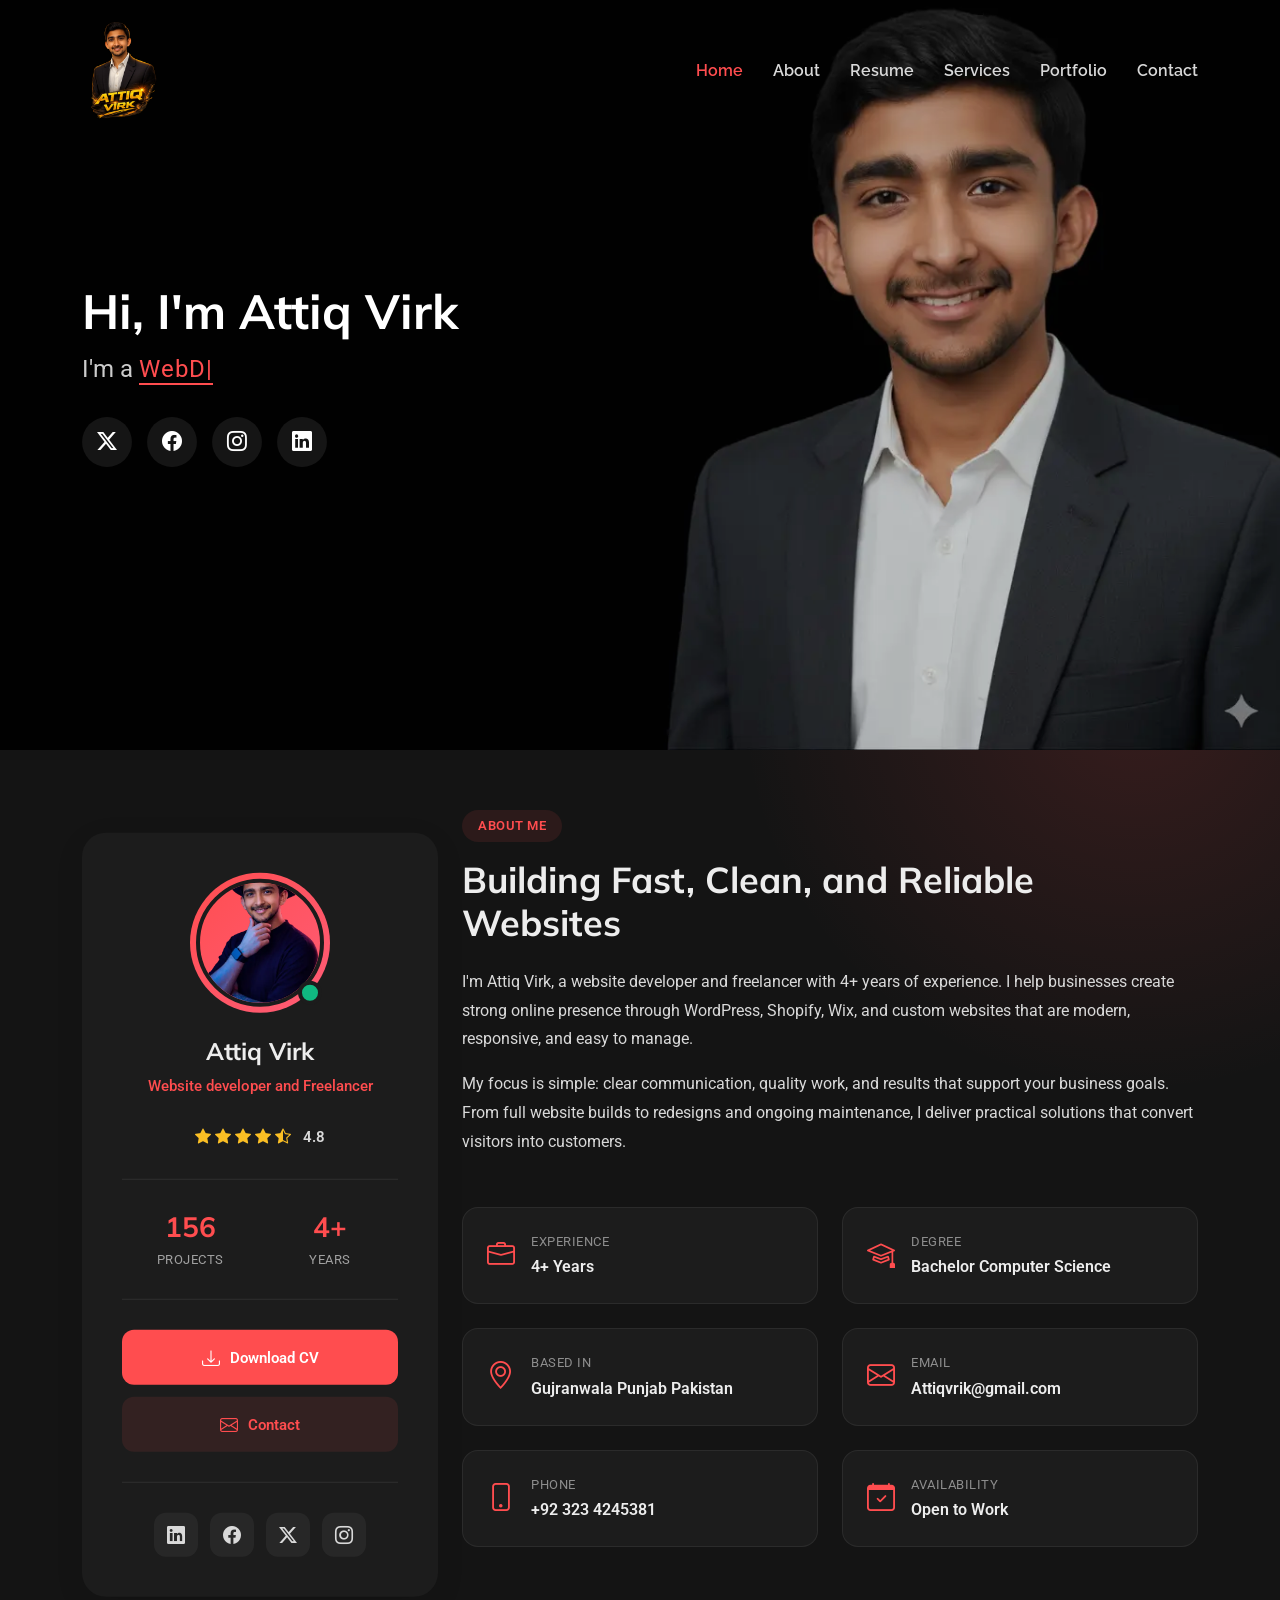
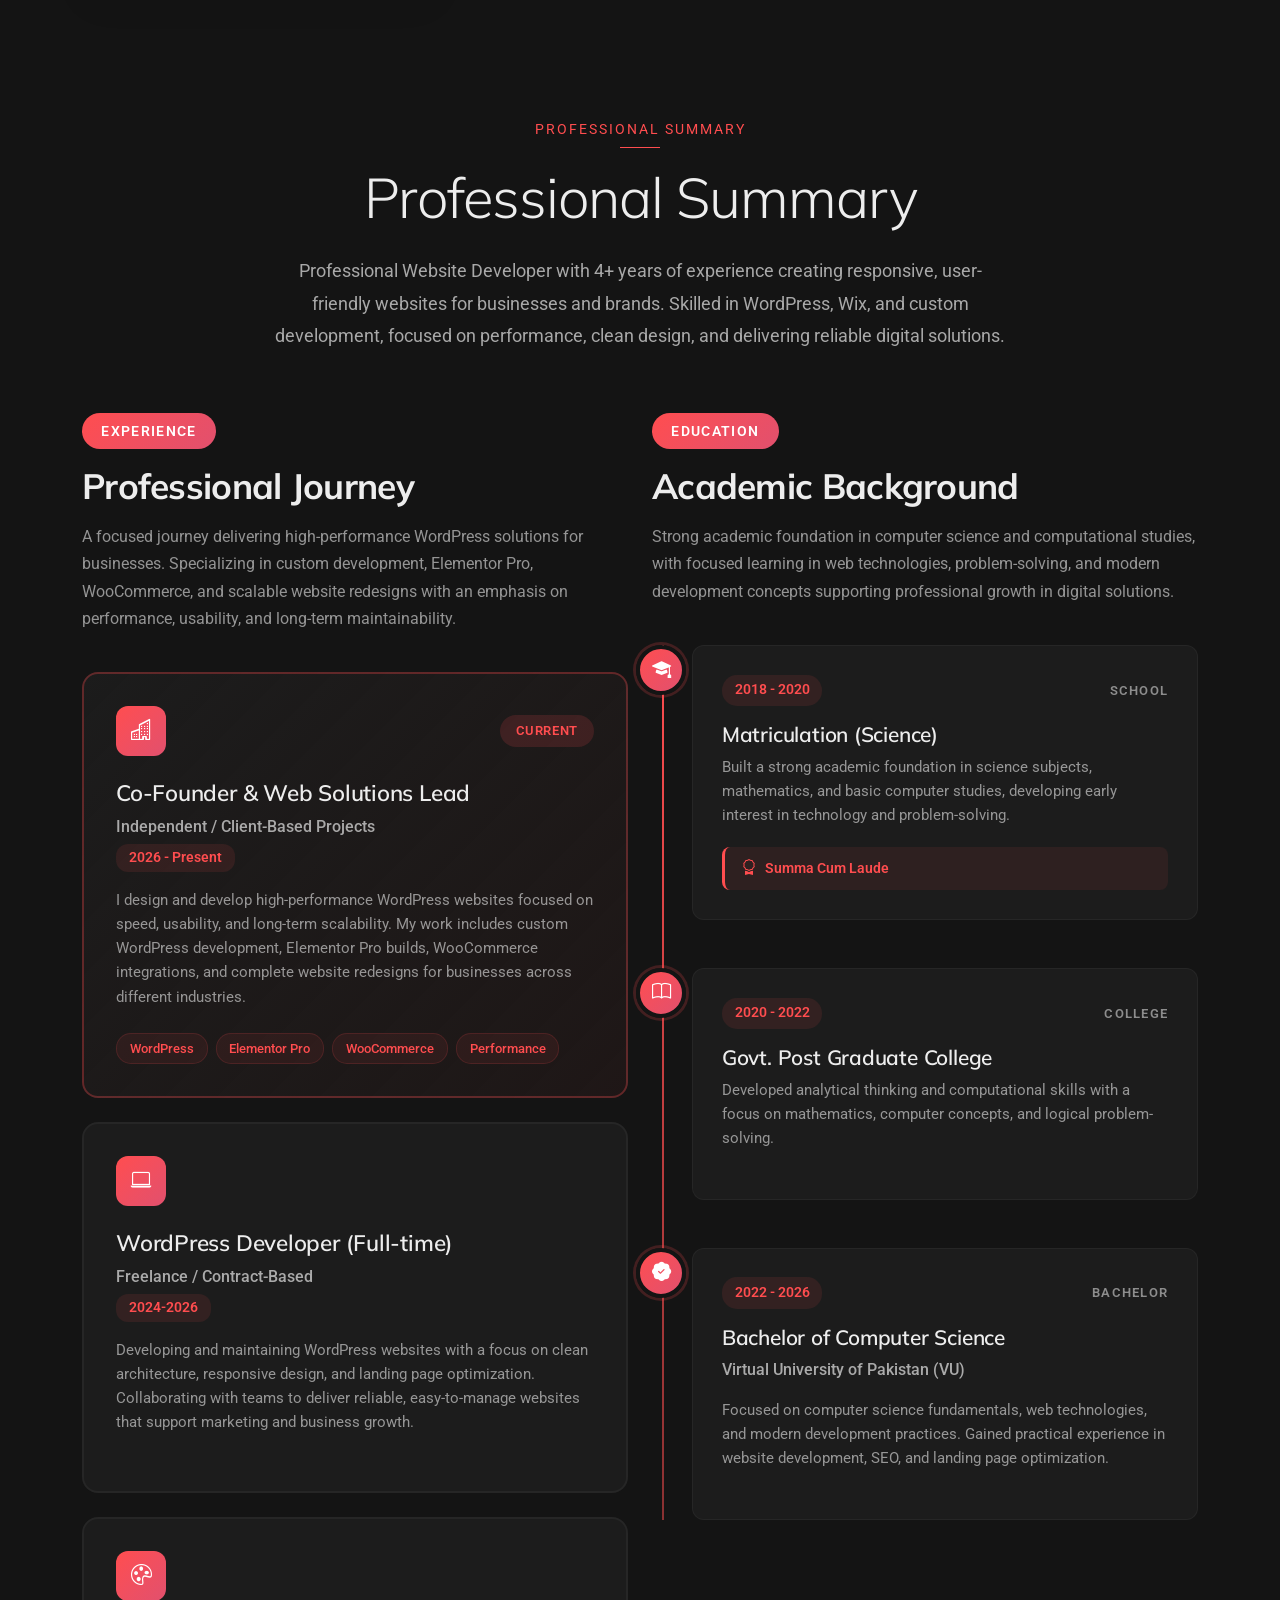
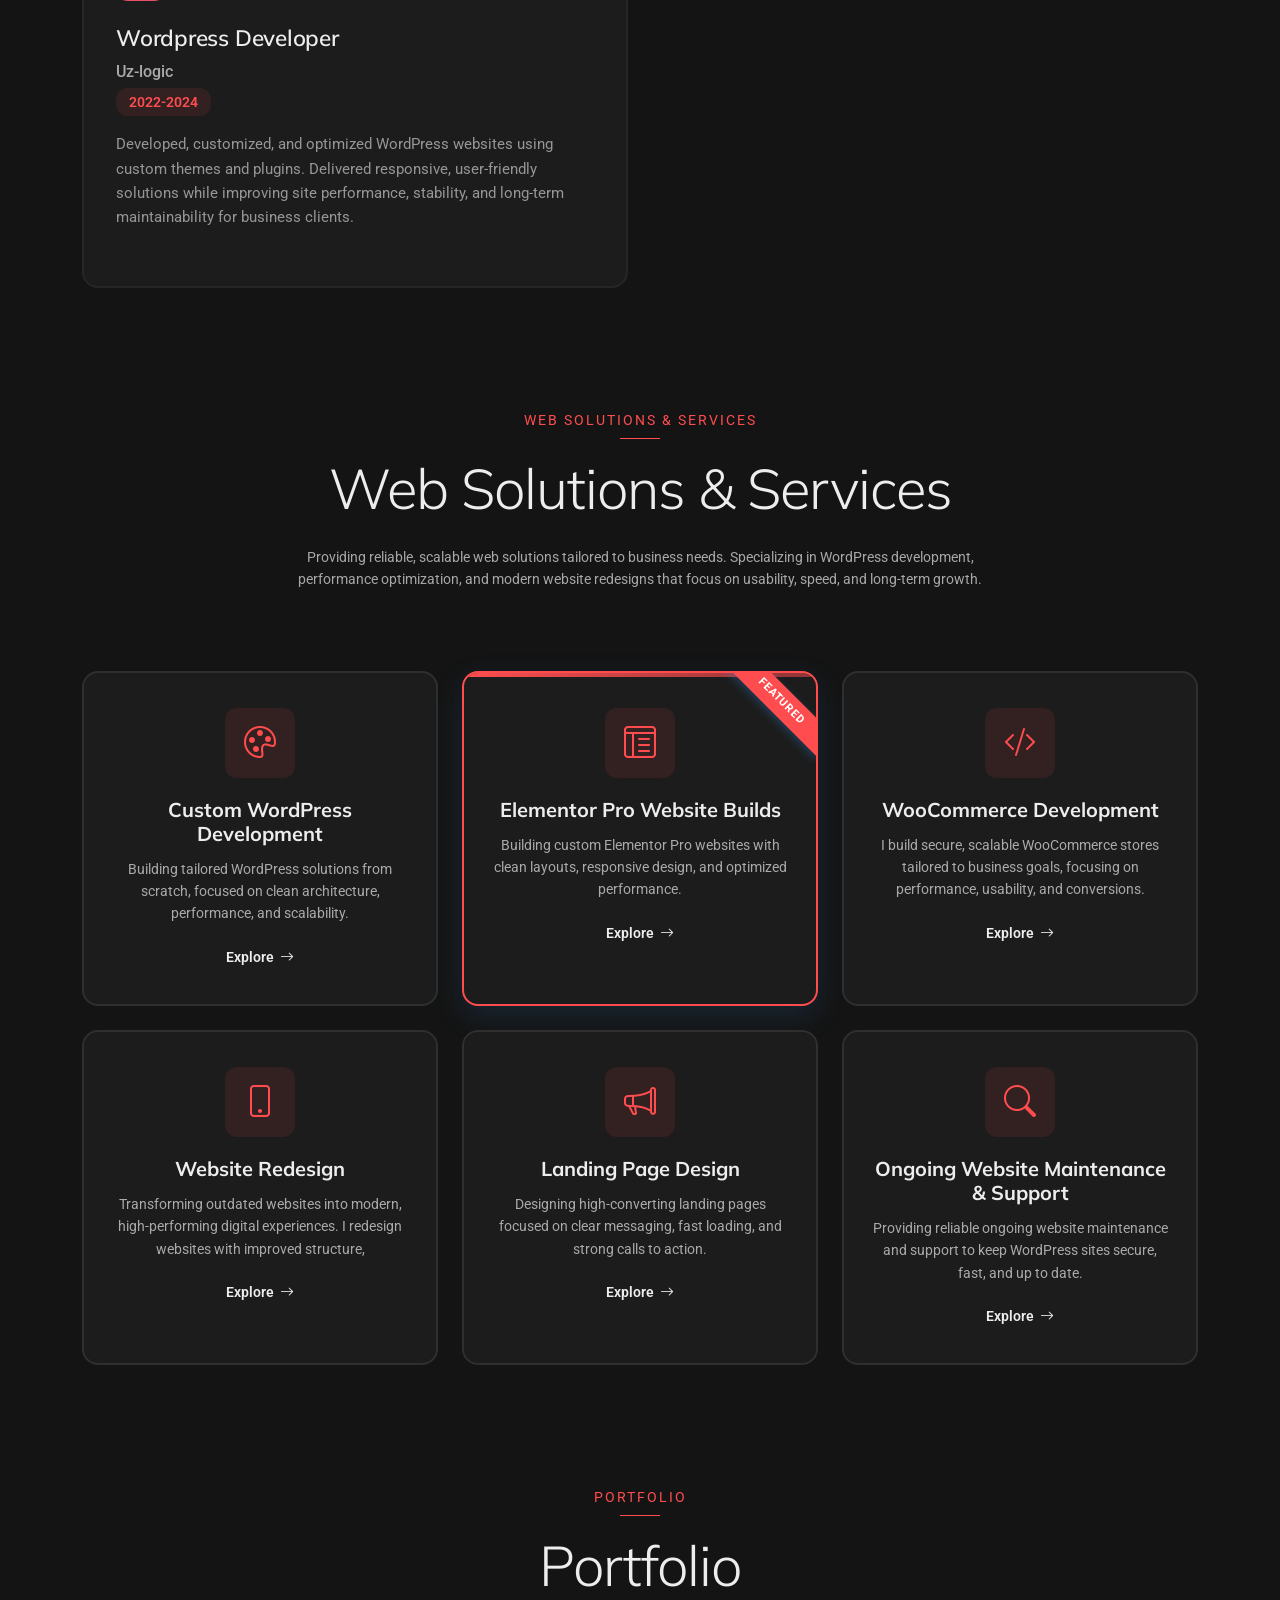
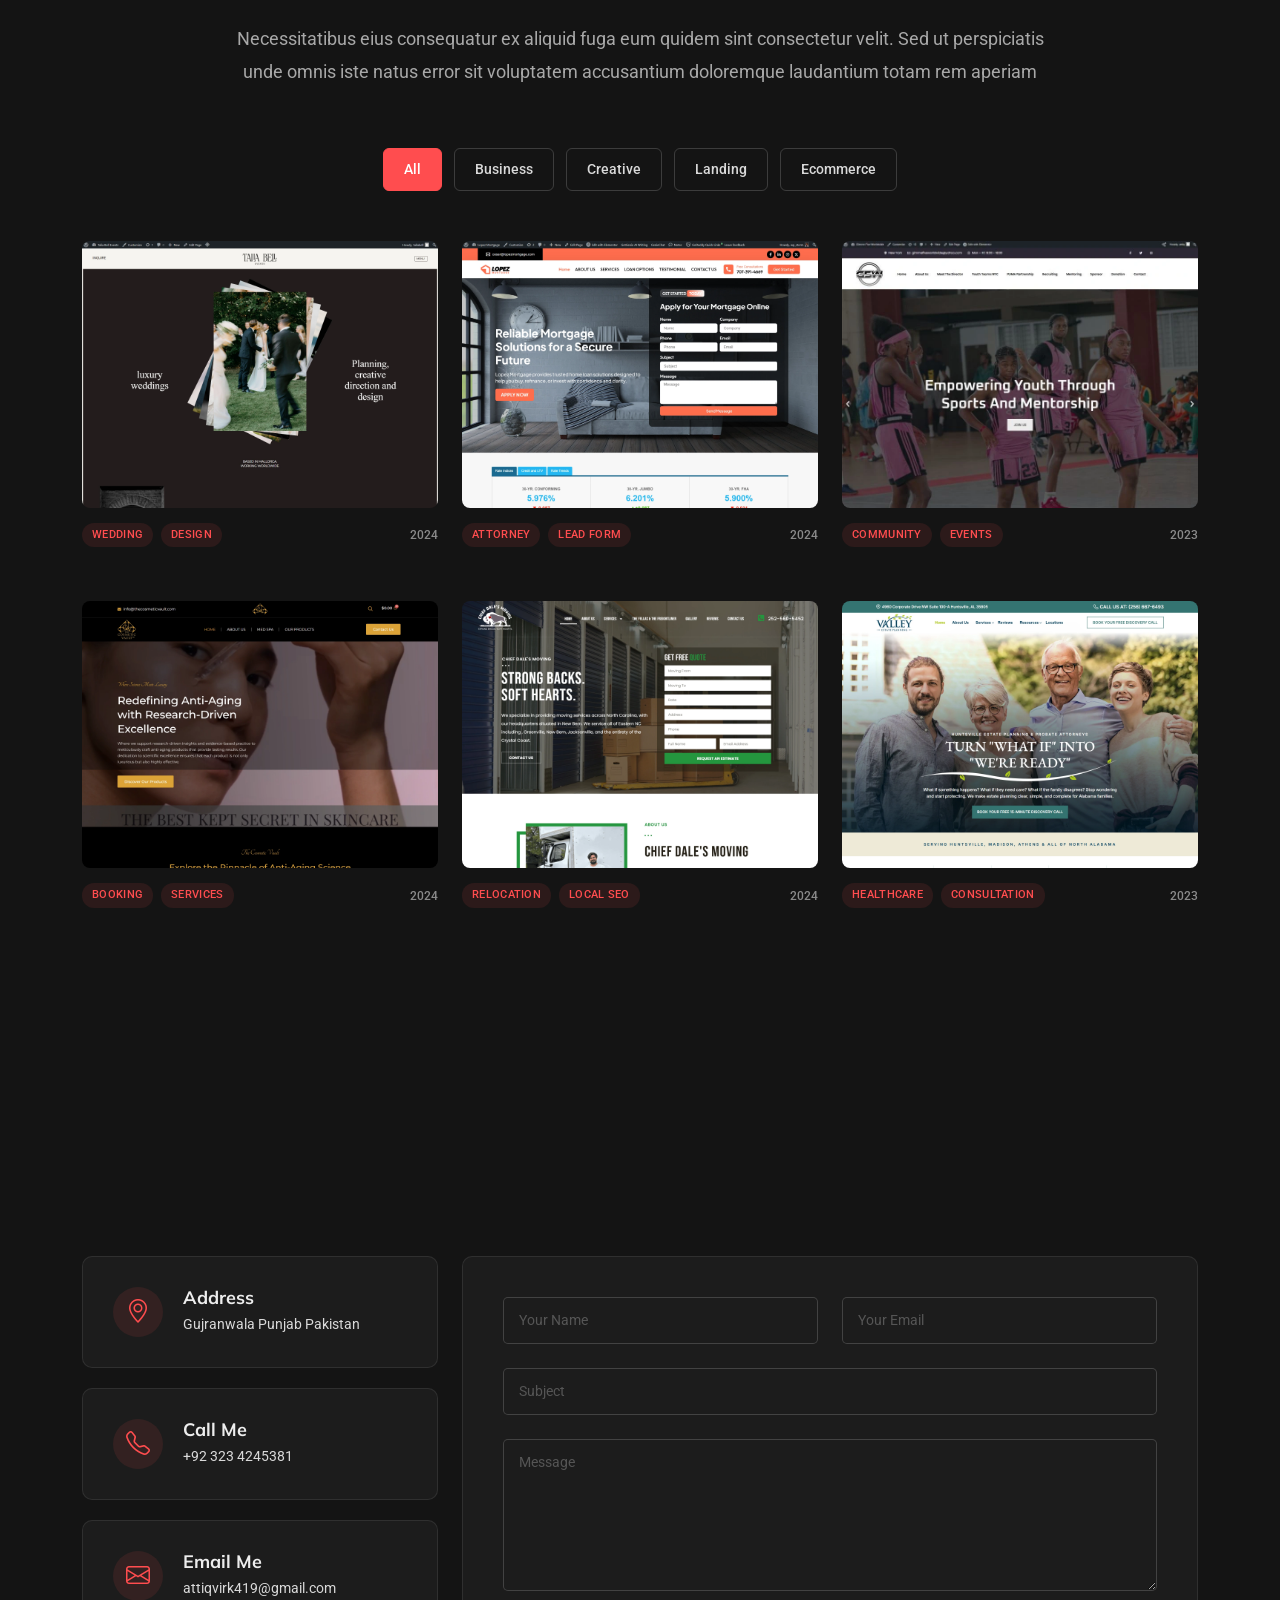
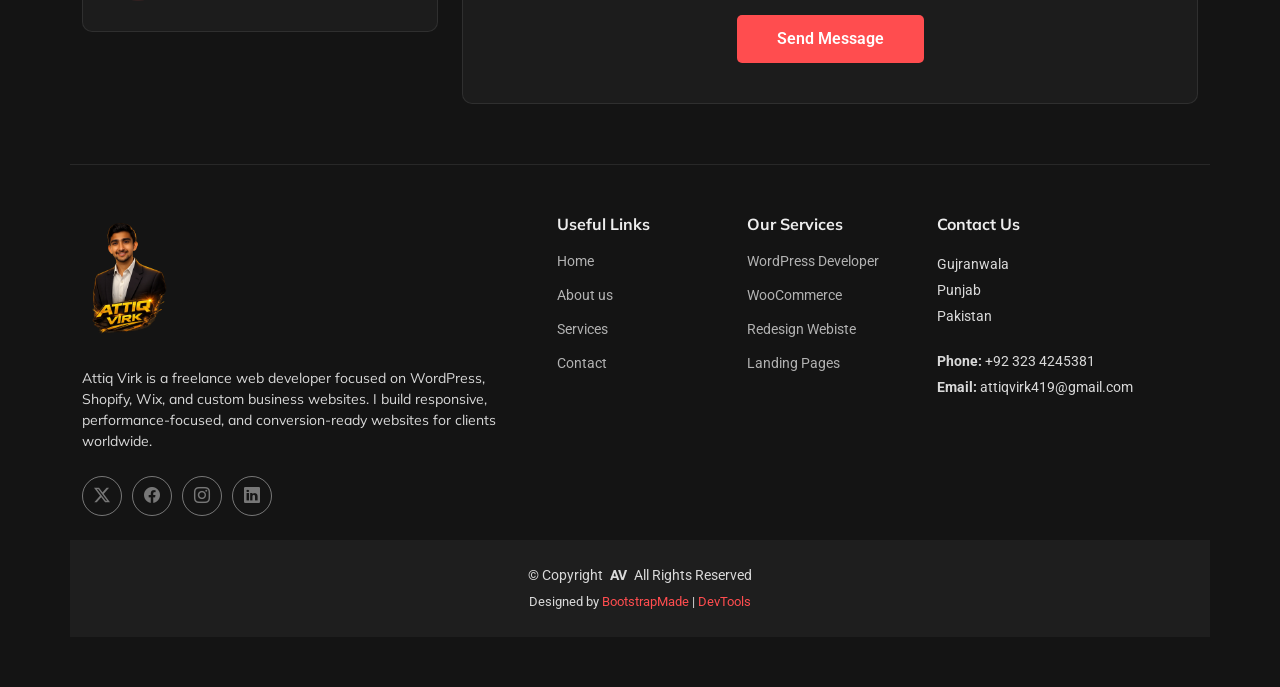
<file: index.html>
<!DOCTYPE html>
<html lang="en">

<head>
  <meta charset="utf-8">
  <meta content="width=device-width, initial-scale=1.0" name="viewport">
  <title>Attiq Virk | AV Portfolio</title>
  <meta name="description" content="">
  <meta name="keywords" content="">

  <!-- Favicons -->
  <link href="assets/img/favicon.webp?v=3" rel="icon">
  <link href="assets/img/favicon.webp?v=3" rel="apple-touch-icon">

  <!-- Fonts -->
  <link href="https://fonts.googleapis.com" rel="preconnect">
  <link href="https://fonts.gstatic.com" rel="preconnect" crossorigin>
  <link href="https://fonts.googleapis.com/css2?family=Roboto:ital,wght@0,100;0,300;0,400;0,500;0,700;0,900;1,100;1,300;1,400;1,500;1,700;1,900&family=Raleway:ital,wght@0,100;0,200;0,300;0,400;0,500;0,600;0,700;0,800;0,900;1,100;1,200;1,300;1,400;1,500;1,600;1,700;1,800;1,900&family=Mulish:ital,wght@0,200;0,300;0,400;0,500;0,600;0,700;0,800;0,900;1,200;1,300;1,400;1,500;1,600;1,700;1,800;1,900&display=swap" rel="stylesheet">

  <!-- Vendor CSS Files -->
  <link href="assets/vendor/bootstrap/css/bootstrap.min.css" rel="stylesheet">
  <link href="assets/vendor/bootstrap-icons/bootstrap-icons.css" rel="stylesheet">
  <link href="assets/vendor/aos/aos.css" rel="stylesheet">
  <link href="assets/vendor/glightbox/css/glightbox.min.css" rel="stylesheet">
  <link href="assets/vendor/swiper/swiper-bundle.min.css" rel="stylesheet">

  <!-- Main CSS File -->
  <link href="assets/css/main.css" rel="stylesheet">

  <!-- =======================================================
  * Template Name: Craftivo
  * Template URL: https://bootstrapmade.com/craftivo-bootstrap-portfolio-template/
  * Updated: Oct 04 2025 with Bootstrap v5.3.8
  * Author: BootstrapMade.com
  * License: https://bootstrapmade.com/license/
  ======================================================== -->
</head>

<body class="index-page">

  <header id="header" class="header d-flex align-items-center fixed-top">
    <div class="container-fluid container-xl position-relative d-flex align-items-center">

      <a href="index.html" class="logo d-flex align-items-center me-auto">
        <img src="assets/img/logo.webp" class="site-logo site-logo-header" alt="Attiq Virk Logo">
      </a>

      <nav id="navmenu" class="navmenu">
        <ul>
          <li><a href="#hero" class="active">Home</a></li>
          <li><a href="#about">About</a></li>
          <li><a href="#resume">Resume</a></li>
          <li><a href="#services">Services</a></li>
          <li><a href="#portfolio">Portfolio</a></li>
          <li><a href="#contact">Contact</a></li>
        </ul>
        <i class="mobile-nav-toggle d-xl-none bi bi-list"></i>
      </nav>

    </div>
  </header>

  <main class="main">

    <!-- Hero Section -->
    <section id="hero" class="hero section dark-background">

      <img src="assets/img/profile/profile-bg-5.webp" alt="" data-aos="fade-in">

      <div class="container" data-aos="fade-up" data-aos-delay="100">
        <div class="row justify-content-start">
          <div class="col-lg-8 text-start">
            <h2>Hi, I'm Attiq Virk</h2>
            <p>I'm a <span class="typed" data-typed-items="WebDeveloper, Web Designer, Developer, Freelancer"></span><span class="typed-cursor" aria-hidden="true"></span></p>
            <div class="social-links">
              <a href="https://x.com/Attiqfreelance" target="_blank" rel="noopener noreferrer"><i class="bi bi-twitter-x"></i></a>
              <a href="https://www.facebook.com/profile.php?id=100081494061822" target="_blank" rel="noopener noreferrer"><i class="bi bi-facebook"></i></a>
              <a href="https://www.instagram.com/attiqvirk419/" target="_blank" rel="noopener noreferrer"><i class="bi bi-instagram"></i></a>
              <a href="https://www.linkedin.com/in/attiqvirk-wordpress-shopify-webdeveloper/" target="_blank" rel="noopener noreferrer"><i class="bi bi-linkedin"></i></a>
            </div>
          </div>
        </div>
      </div>

    </section><!-- /Hero Section -->

    <!-- About Section -->
    <section id="about" class="about section">

      <!-- Section Title -->
      <div class="container section-title" data-aos="fade-up" style="display: none;">
        <span class="subtitle">About Me</span>
        <h2>About Me</h2>
      </div><!-- End Section Title -->

      <div class="container" data-aos="fade-up" data-aos-delay="100">

        <div class="row gy-5">
          <div class="col-lg-4" data-aos="zoom-in" data-aos-delay="150">
            <div class="profile-card">
              <div class="profile-header">
                <div class="profile-avatar">
                  <img src="assets/img/profile/profile-square-3.webp" class="img-fluid" alt="">
                  <div class="status-indicator"></div>
                </div>
                <h3>Attiq Virk</h3>
                <span class="role">Website developer and Freelancer</span>
                <div class="rating">
                  <i class="bi bi-star-fill"></i>
                  <i class="bi bi-star-fill"></i>
                  <i class="bi bi-star-fill"></i>
                  <i class="bi bi-star-fill"></i>
                  <i class="bi bi-star-half"></i>
                  <span>4.8</span>
                </div>
              </div>

              <div class="profile-stats">
                <div class="stat-item">
                  <h4>156</h4>
                  <p>Projects</p>
                </div>
                <div class="stat-item">
                  <h4>4+</h4>
                  <p>Years</p>
                </div>
              </div>

              <div class="profile-actions">
                <a href="#" class="btn-primary"><i class="bi bi-download"></i> Download CV</a>
                <a href="#" class="btn-secondary"><i class="bi bi-envelope"></i> Contact</a>
              </div>

              <div class="social-connect">
                <a href="https://www.linkedin.com/in/attiqvirk-wordpress-shopify-webdeveloper/" target="_blank" rel="noopener noreferrer"><i class="bi bi-linkedin"></i></a>
                <a href="https://www.facebook.com/profile.php?id=100081494061822" target="_blank" rel="noopener noreferrer"><i class="bi bi-facebook"></i></a>
                <a href="https://x.com/Attiqfreelance" target="_blank" rel="noopener noreferrer"><i class="bi bi-twitter-x"></i></a>
                <a href="https://www.instagram.com/attiqvirk419/" target="_blank" rel="noopener noreferrer"><i class="bi bi-instagram"></i></a>
              </div>
            </div>
          </div>

          <div class="col-lg-8" data-aos="fade-left" data-aos-delay="200">
            <div class="content-wrapper">
              <div class="bio-section">
                <div class="section-tag">About Me</div>
                <h2>Building Fast, Clean, and Reliable Websites</h2>
                <p>I'm Attiq Virk, a website developer and freelancer with 4+ years of experience. I help businesses create strong online presence through WordPress, Shopify, Wix, and custom websites that are modern, responsive, and easy to manage.</p>
                <p>My focus is simple: clear communication, quality work, and results that support your business goals. From full website builds to redesigns and ongoing maintenance, I deliver practical solutions that convert visitors into customers.</p>
              </div>

              <div class="details-grid">
                <div class="detail-item" data-aos="fade-up" data-aos-delay="250">
                  <i class="bi bi-briefcase"></i>
                  <div class="detail-content">
                    <span>Experience</span>
                    <strong>4+ Years</strong>
                  </div>
                </div>

                <div class="detail-item" data-aos="fade-up" data-aos-delay="300">
                  <i class="bi bi-mortarboard"></i>
                  <div class="detail-content">
                    <span>Degree</span>
                    <strong>Bachelor Computer Science</strong>
                  </div>
                </div>

                <div class="detail-item" data-aos="fade-up" data-aos-delay="350">
                  <i class="bi bi-geo-alt"></i>
                  <div class="detail-content">
                    <span>Based In</span>
                    <strong>Gujranwala Punjab Pakistan</strong>
                  </div>
                </div>

                <div class="detail-item" data-aos="fade-up" data-aos-delay="100">
                  <i class="bi bi-envelope"></i>
                  <div class="detail-content">
                    <span>Email</span>
                    <strong>Attiqvrik@gmail.com</strong>
                  </div>
                </div>

                <div class="detail-item" data-aos="fade-up" data-aos-delay="150">
                  <i class="bi bi-phone"></i>
                  <div class="detail-content">
                    <span>Phone</span>
                    <strong>+92 323 4245381</strong>
                  </div>
                </div>

                <div class="detail-item" data-aos="fade-up" data-aos-delay="200">
                  <i class="bi bi-calendar-check"></i>
                  <div class="detail-content">
                    <span>Availability</span>
                    <strong>Open to Work</strong>
                  </div>
                </div>
              </div>

              <div class="skills-showcase" data-aos="fade-up" data-aos-delay="250" style="display: none;">
                <div class="section-tag">Core Skills</div>
                <h3>Technical Proficiency</h3>

                <div class="skills-list skills-animation">
                  <div class="skill-item">
                    <div class="skill-info">
                      <span class="skill-name">React &amp; Next.js</span>
                      <span class="skill-percent">95%</span>
                    </div>
                    <div class="progress">
                      <div class="progress-bar" role="progressbar" aria-valuenow="95" aria-valuemin="0" aria-valuemax="100"></div>
                    </div>
                  </div>

                  <div class="skill-item">
                    <div class="skill-info">
                      <span class="skill-name">Node.js &amp; Express</span>
                      <span class="skill-percent">90%</span>
                    </div>
                    <div class="progress">
                      <div class="progress-bar" role="progressbar" aria-valuenow="90" aria-valuemin="0" aria-valuemax="100"></div>
                    </div>
                  </div>

                  <div class="skill-item">
                    <div class="skill-info">
                      <span class="skill-name">UI/UX &amp; Figma</span>
                      <span class="skill-percent">88%</span>
                    </div>
                    <div class="progress">
                      <div class="progress-bar" role="progressbar" aria-valuenow="88" aria-valuemin="0" aria-valuemax="100"></div>
                    </div>
                  </div>

                  <div class="skill-item">
                    <div class="skill-info">
                      <span class="skill-name">MongoDB &amp; PostgreSQL</span>
                      <span class="skill-percent">85%</span>
                    </div>
                    <div class="progress">
                      <div class="progress-bar" role="progressbar" aria-valuenow="85" aria-valuemin="0" aria-valuemax="100"></div>
                    </div>
                  </div>

                  <div class="skill-item">
                    <div class="skill-info">
                      <span class="skill-name">Docker &amp; AWS</span>
                      <span class="skill-percent">80%</span>
                    </div>
                    <div class="progress">
                      <div class="progress-bar" role="progressbar" aria-valuenow="80" aria-valuemin="0" aria-valuemax="100"></div>
                    </div>
                  </div>
                </div>
              </div>
            </div>
          </div>
        </div>

      </div>

    </section><!-- /About Section -->

    <!-- Resume Section -->
    <section id="resume" class="resume section">

      <!-- Section Title -->
      <div class="container section-title" data-aos="fade-up">
        <span class="subtitle">Professional Summary</span>
        <h2>Professional Summary</h2>
        <p>Professional Website Developer with 4+ years of experience creating responsive, user-friendly websites for businesses and brands. Skilled in WordPress, Wix, and custom development, focused on performance, clean design, and delivering reliable digital solutions.</p>
      </div><!-- End Section Title -->

      <div class="container" data-aos="fade-up" data-aos-delay="100">

        <div class="row gy-5">
          <div class="col-lg-6">
            <div class="experience-section">
              <div class="section-header" data-aos="fade-right" data-aos-delay="200">
                <div class="header-content">
                  <span class="section-badge">Experience</span>
                  <h2>Professional Journey</h2>
                  <p>A focused journey delivering high-performance WordPress solutions for businesses. Specializing in custom development, Elementor Pro, WooCommerce, and scalable website redesigns with an emphasis on performance, usability, and long-term maintainability.</p>
                </div>
              </div>

              <div class="experience-cards">
                <div class="exp-card featured" data-aos="zoom-in" data-aos-delay="300">
                  <div class="card-header">
                    <div class="company-logo">
                      <i class="bi bi-buildings"></i>
                    </div>
                    <div class="period-badge">Current</div>
                  </div>
                  <div class="card-body">
                    <h3>Co-Founder & Web Solutions Lead</h3>
                    <p class="company-name">Independent / Client-Based Projects</p>
                    <span class="duration">2026 - Present</span>
                    <p class="description">I design and develop high-performance WordPress websites focused on speed, usability, and long-term scalability. My work includes custom WordPress development, Elementor Pro builds, WooCommerce integrations, and complete website redesigns for businesses across different industries.</p>
                    <div class="skills-tags">
                      <span class="skill-tag">WordPress</span>
                      <span class="skill-tag">Elementor Pro</span>
                      <span class="skill-tag">WooCommerce</span>
                      <span class="skill-tag">Performance</span>
                    </div>
                  </div>
                </div>

                <div class="exp-card" data-aos="zoom-in" data-aos-delay="350">
                  <div class="card-header">
                    <div class="company-logo">
                      <i class="bi bi-laptop"></i>
                    </div>
                  </div>
                  <div class="card-body">
                    <h3>WordPress Developer (Full-time)</h3>
                    <p class="company-name">Freelance / Contract-Based</p>
                    <span class="duration">2024-2026</span>
                    <p class="description"> Developing and maintaining WordPress websites with a focus on clean architecture, responsive design, and landing page optimization. Collaborating with teams to deliver reliable, easy-to-manage websites that support marketing and business growth.</p>
                  </div>
                </div>

                <div class="exp-card" data-aos="zoom-in" data-aos-delay="400">
                  <div class="card-header">
                    <div class="company-logo">
                      <i class="bi bi-palette"></i>
                    </div>
                  </div>
                  <div class="card-body">
                    <h3>Wordpress Developer</h3>
                    <p class="company-name">Uz-logic </p>
                    <span class="duration">2022-2024</span>
                    <p class="description"> Developed, customized, and optimized WordPress websites using custom themes and plugins. Delivered responsive, user-friendly solutions while improving site performance, stability, and long-term maintainability for business clients.</p>
                  </div>
                </div>
              </div>
            </div>
          </div>

          <div class="col-lg-6">
            <div class="education-section">
              <div class="section-header" data-aos="fade-left" data-aos-delay="200">
                <div class="header-content">
                  <span class="section-badge">Education</span>
                  <h2>Academic Background</h2>
                  <p>Strong academic foundation in computer science and computational studies, with focused learning in web technologies, problem-solving, and modern development concepts supporting professional growth in digital solutions.</p>
                </div>
              </div>

              <div class="education-timeline" data-aos="fade-left" data-aos-delay="300">
                <div class="timeline-track">
                  <div class="timeline-item">
                    <div class="timeline-marker">
                      <i class="bi bi-mortarboard-fill"></i>
                    </div>
                    <div class="timeline-content">
                      <div class="education-meta">
                        <span class="year-range">2018 - 2020</span>
                        <span class="degree-level">School</span>
                      </div>
                      <h4>Matriculation (Science)</h4>
                      <p class="description">Built a strong academic foundation in science subjects, mathematics, and basic computer studies, developing early interest in technology and problem-solving.</p>
                      <div class="achievement">
                        <i class="bi bi-award"></i>
                        <span>Summa Cum Laude</span>
                      </div>
                    </div>
                  </div>

                  <div class="timeline-item">
                    <div class="timeline-marker">
                      <i class="bi bi-book"></i>
                    </div>
                    <div class="timeline-content">
                      <div class="education-meta">
                        <span class="year-range">2020 - 2022</span>
                        <span class="degree-level">College</span>
                      </div>
                      <h4>Govt. Post Graduate College</h4>
                    
                      <p class="description">Developed analytical thinking and computational skills with a focus on mathematics, computer concepts, and logical problem-solving.</p>
                    </div>
                  </div>

                  <div class="timeline-item">
                    <div class="timeline-marker">
                      <i class="bi bi-patch-check-fill"></i>
                    </div>
                    <div class="timeline-content">
                      <div class="education-meta">
                        <span class="year-range">2022 - 2026</span>
                        <span class="degree-level">Bachelor</span>
                      </div>
                      <h4>Bachelor of Computer Science</h4>
                      <p class="institution">Virtual University of Pakistan (VU)</p>
                      <p class="description">Focused on computer science fundamentals, web technologies, and modern development practices. Gained practical experience in website development, SEO, and landing page optimization.</p>
                    </div>
                  </div>
                </div>
              </div>
            </div>
          </div>
        </div>

      </div>

    </section><!-- /Resume Section -->

    <!-- Services Section -->
    <section id="services" class="services section">

      <!-- Section Title -->
      <div class="container section-title" data-aos="fade-up">
        <span class="subtitle">Web Solutions & Services</span>
        <h2>Web Solutions & Services</h2>
        <p>Providing reliable, scalable web solutions tailored to business needs. Specializing in WordPress development, performance optimization, and modern website redesigns that focus on usability, speed, and long-term growth.</p>
      </div><!-- End Section Title -->

      <div class="container" data-aos="fade-up" data-aos-delay="100">

        <div class="row gy-4">
          <div class="col-lg-4 col-md-6" data-aos="zoom-in" data-aos-delay="100">
            <div class="service-item">
              <div class="icon-wrapper">
                <i class="bi bi-palette"></i>
              </div>
              <h4>Custom WordPress Development</h4>
              <p>Building tailored WordPress solutions from scratch, focused on clean architecture, performance, and scalability.</p>
              <a href="#contact" class="read-more">
                <span>Explore</span>
                <i class="bi bi-arrow-right"></i>
              </a>
            </div>
          </div>

          <div class="col-lg-4 col-md-6" data-aos="zoom-in" data-aos-delay="200">
            <div class="service-item featured">
              <div class="featured-tag">Featured</div>
              <div class="icon-wrapper">
                <i class="bi bi-layout-text-window-reverse"></i>
              </div>
              <h4>Elementor Pro Website Builds</h4>
              <p>Building custom Elementor Pro websites with clean layouts, responsive design, and optimized performance.</p>
              <a href="#contact" class="read-more">
                <span>Explore</span>
                <i class="bi bi-arrow-right"></i>
              </a>
            </div>
          </div>

          <div class="col-lg-4 col-md-6" data-aos="zoom-in" data-aos-delay="300">
            <div class="service-item">
              <div class="icon-wrapper">
                <i class="bi bi-code-slash"></i>
              </div>
              <h4>WooCommerce Development</h4>
              <p>I build secure, scalable WooCommerce stores tailored to business goals, focusing on performance, usability, and conversions.</p>
              <a href="#contact" class="read-more">
                <span>Explore</span>
                <i class="bi bi-arrow-right"></i>
              </a>
            </div>
          </div>

          <div class="col-lg-4 col-md-6" data-aos="zoom-in" data-aos-delay="400">
            <div class="service-item">
              <div class="icon-wrapper">
                <i class="bi bi-phone"></i>
              </div>
              <h4>Website Redesign</h4>
              <p>Transforming outdated websites into modern, high-performing digital experiences. I redesign websites with improved structure,</p>
              <a href="#contact" class="read-more">
                <span>Explore</span>
                <i class="bi bi-arrow-right"></i>
              </a>
            </div>
          </div>

          <div class="col-lg-4 col-md-6" data-aos="zoom-in" data-aos-delay="100">
            <div class="service-item">
              <div class="icon-wrapper">
                <i class="bi bi-megaphone"></i>
              </div>
              <h4>Landing Page Design</h4>
              <p>Designing high-converting landing pages focused on clear messaging, fast loading, and strong calls to action.</p>
              <a href="#contact" class="read-more">
                <span>Explore</span>
                <i class="bi bi-arrow-right"></i>
              </a>
            </div>
          </div>

          <div class="col-lg-4 col-md-6" data-aos="zoom-in" data-aos-delay="200">
            <div class="service-item">
              <div class="icon-wrapper">
                <i class="bi bi-search"></i>
              </div>
              <h4>Ongoing Website Maintenance & Support</h4>
              <p>Providing reliable ongoing website maintenance and support to keep WordPress sites secure, fast, and up to date.</p>
              <a href="#contact" class="read-more">
                <span>Explore</span>
                <i class="bi bi-arrow-right"></i>
              </a>
            </div>
          </div>


        </div>
      </div>

    </section><!-- /Services Section -->

    <!-- Portfolio Section -->
    <section id="portfolio" class="portfolio section">

      <!-- Section Title -->
      <div class="container section-title" data-aos="fade-up">
        <span class="subtitle">Portfolio</span>
        <h2>Portfolio</h2>
        <p>Necessitatibus eius consequatur ex aliquid fuga eum quidem sint consectetur velit. Sed ut perspiciatis unde omnis iste natus error sit voluptatem accusantium doloremque laudantium totam rem aperiam</p>
      </div><!-- End Section Title -->

      <div class="container" data-aos="fade-up" data-aos-delay="100">

        <div class="isotope-layout" data-default-filter=".filter-all" data-layout="masonry" data-sort="original-order">
          <ul class="portfolio-filters isotope-filters" data-aos="fade-up" data-aos-delay="200">
            <li data-filter=".filter-all" class="filter-active">All</li>
            <li data-filter=".filter-business">Business</li>
            <li data-filter=".filter-creative">Creative</li>
            <li data-filter=".filter-landing">Landing</li>
            <li data-filter=".filter-ecommerce">Ecommerce</li>
          </ul>

          <div class="row gy-4 isotope-container" data-aos="fade-up" data-aos-delay="300">
            <div class="col-lg-4 col-md-6 portfolio-item isotope-item filter-all filter-business">
              <div class="portfolio-card">
                <div class="portfolio-image-container">
                  <img src="assets/img/portfolio/portfolio-1.webp" alt="Wedding Planner Website" class="img-fluid" loading="lazy">
                  <div class="portfolio-overlay">
                    <div class="portfolio-info">
                      <span class="project-category">Wedding Website</span>
                      <h4>Tana Rei Wedding Design</h4>
                    </div>
                    <div class="portfolio-actions">
                      <a href="assets/img/portfolio/portfolio-1.webp" class="glightbox portfolio-link">
                        <i class="bi bi-plus-lg"></i>
                      </a>
                      <a href="#" class="portfolio-details">
                        <i class="bi bi-arrow-right"></i>
                      </a>
                    </div>
                  </div>
                </div>
                <div class="portfolio-meta">
                  <div class="project-tags">
                    <span class="tag">Wedding</span>
                    <span class="tag">Design</span>
                  </div>
                  <div class="project-year">2024</div>
                </div>
              </div>
            </div>

            <div class="col-lg-4 col-md-6 portfolio-item isotope-item filter-all filter-creative">
              <div class="portfolio-card">
                <div class="portfolio-image-container">
                  <img src="assets/img/portfolio/portfolio-2.webp" alt="Law Firm Website" class="img-fluid" loading="lazy">
                  <div class="portfolio-overlay">
                    <div class="portfolio-info">
                      <span class="project-category">Legal Website</span>
                      <h4>Personal Injury Law Firm</h4>
                    </div>
                    <div class="portfolio-actions">
                      <a href="assets/img/portfolio/portfolio-2.webp" class="glightbox portfolio-link">
                        <i class="bi bi-plus-lg"></i>
                      </a>
                      <a href="#" class="portfolio-details">
                        <i class="bi bi-arrow-right"></i>
                      </a>
                    </div>
                  </div>
                </div>
                <div class="portfolio-meta">
                  <div class="project-tags">
                    <span class="tag">Attorney</span>
                    <span class="tag">Lead Form</span>
                  </div>
                  <div class="project-year">2024</div>
                </div>
              </div>
            </div>

            <div class="col-lg-4 col-md-6 portfolio-item isotope-item filter-all filter-landing">
              <div class="portfolio-card">
                <div class="portfolio-image-container">
                  <img src="assets/img/portfolio/portfolio-3.webp" alt="Youth Sports Program Website" class="img-fluid" loading="lazy">
                  <div class="portfolio-overlay">
                    <div class="portfolio-info">
                      <span class="project-category">Nonprofit Website</span>
                      <h4>Youth Sports Mentorship</h4>
                    </div>
                    <div class="portfolio-actions">
                      <a href="assets/img/portfolio/portfolio-3.webp" class="glightbox portfolio-link">
                        <i class="bi bi-plus-lg"></i>
                      </a>
                      <a href="#" class="portfolio-details">
                        <i class="bi bi-arrow-right"></i>
                      </a>
                    </div>
                  </div>
                </div>
                <div class="portfolio-meta">
                  <div class="project-tags">
                    <span class="tag">Community</span>
                    <span class="tag">Events</span>
                  </div>
                  <div class="project-year">2023</div>
                </div>
              </div>
            </div>

            <div class="col-lg-4 col-md-6 portfolio-item isotope-item filter-all filter-ecommerce">
              <div class="portfolio-card">
                <div class="portfolio-image-container">
                  <img src="assets/img/portfolio/portfolio-4.webp" alt="Kids Birthday Planner Website" class="img-fluid" loading="lazy">
                  <div class="portfolio-overlay">
                    <div class="portfolio-info">
                      <span class="project-category">Event Website</span>
                      <h4>Kids Birthday Planner</h4>
                    </div>
                    <div class="portfolio-actions">
                      <a href="assets/img/portfolio/portfolio-4.webp" class="glightbox portfolio-link">
                        <i class="bi bi-plus-lg"></i>
                      </a>
                      <a href="#" class="portfolio-details">
                        <i class="bi bi-arrow-right"></i>
                      </a>
                    </div>
                  </div>
                </div>
                <div class="portfolio-meta">
                  <div class="project-tags">
                    <span class="tag">Booking</span>
                    <span class="tag">Services</span>
                  </div>
                  <div class="project-year">2024</div>
                </div>
              </div>
            </div>

            <div class="col-lg-4 col-md-6 portfolio-item isotope-item filter-all filter-business">
              <div class="portfolio-card">
                <div class="portfolio-image-container">
                  <img src="assets/img/portfolio/portfolio-5.webp" alt="Moving Company Website" class="img-fluid" loading="lazy">
                  <div class="portfolio-overlay">
                    <div class="portfolio-info">
                      <span class="project-category">Business Website</span>
                      <h4>Dale's Moving Services</h4>
                    </div>
                    <div class="portfolio-actions">
                      <a href="assets/img/portfolio/portfolio-5.webp" class="glightbox portfolio-link">
                        <i class="bi bi-plus-lg"></i>
                      </a>
                      <a href="#" class="portfolio-details">
                        <i class="bi bi-arrow-right"></i>
                      </a>
                    </div>
                  </div>
                </div>
                <div class="portfolio-meta">
                  <div class="project-tags">
                    <span class="tag">Relocation</span>
                    <span class="tag">Local SEO</span>
                  </div>
                  <div class="project-year">2024</div>
                </div>
              </div>
            </div>

            <div class="col-lg-4 col-md-6 portfolio-item isotope-item filter-all filter-creative">
              <div class="portfolio-card">
                <div class="portfolio-image-container">
                  <img src="assets/img/portfolio/portfolio-6.webp" alt="Dental Insurance Agency Website" class="img-fluid" loading="lazy">
                  <div class="portfolio-overlay">
                    <div class="portfolio-info">
                      <span class="project-category">Insurance Website</span>
                      <h4>Dental Benefits Agency</h4>
                    </div>
                    <div class="portfolio-actions">
                      <a href="assets/img/portfolio/portfolio-6.webp" class="glightbox portfolio-link">
                        <i class="bi bi-plus-lg"></i>
                      </a>
                      <a href="#" class="portfolio-details">
                        <i class="bi bi-arrow-right"></i>
                      </a>
                    </div>
                  </div>
                </div>
                <div class="portfolio-meta">
                  <div class="project-tags">
                    <span class="tag">Healthcare</span>
                    <span class="tag">Consultation</span>
                  </div>
                  <div class="project-year">2023</div>
                </div>
              </div>
            </div>

            <div class="col-lg-4 col-md-6 portfolio-item isotope-item filter-creative">
              <div class="portfolio-card">
                <div class="portfolio-image-container">
                  <img src="assets/img/portfolio/portfolio-7.webp" alt="Secure Payments Website" class="img-fluid" loading="lazy">
                  <div class="portfolio-overlay">
                    <div class="portfolio-info">
                      <span class="project-category">Fintech Website</span>
                      <h4>Secure Payments Platform</h4>
                    </div>
                    <div class="portfolio-actions">
                      <a href="assets/img/portfolio/portfolio-7.webp" class="glightbox portfolio-link">
                        <i class="bi bi-plus-lg"></i>
                      </a>
                      <a href="#" class="portfolio-details">
                        <i class="bi bi-arrow-right"></i>
                      </a>
                    </div>
                  </div>
                </div>
                <div class="portfolio-meta">
                  <div class="project-tags">
                    <span class="tag">Fintech</span>
                    <span class="tag">Payments</span>
                  </div>
                  <div class="project-year">2024</div>
                </div>
              </div>
            </div>

          </div>

        </div>

      </div>

    </section><!-- /Portfolio Section -->

    <!-- Contact Section -->
    <section id="contact" class="contact section">

      <!-- Section Title -->
      <div class="container section-title" data-aos="fade-up">
        <span class="subtitle">Contact</span>
        <h2>Contact</h2>
      </div><!-- End Section Title -->

      <div class="container">

        <div class="row gy-4">

          <div class="col-lg-4">
            <div class="info-item">
              <div class="icon-wrapper">
                <i class="bi bi-geo-alt"></i>
              </div>
              <div>
                <h3>Address</h3>
                <p>Gujranwala Punjab Pakistan</p>
              </div>
            </div>

            <div class="info-item">
              <div class="icon-wrapper">
                <i class="bi bi-telephone"></i>
              </div>
              <div>
                <h3>Call Me</h3>
                <p>+92 323 4245381</p>
              </div>
            </div>

            <div class="info-item">
              <div class="icon-wrapper">
                <i class="bi bi-envelope"></i>
              </div>
              <div>
                <h3>Email Me</h3>
                <p>attiqvirk419@gmail.com</p>
              </div>
            </div>

          </div>

          <div class="col-lg-8">
            <form action="https://formspree.io/f/YOUR_FORM_ID" method="post" class="php-email-form">
              <input type="hidden" name="_subject" value="New portfolio contact message">
              <input type="hidden" name="_next" value="index.html#contact">
              
              
              <div class="row gy-4">

                <div class="col-md-6">
                  <input type="text" name="name" class="form-control" placeholder="Your Name" required="">
                </div>

                <div class="col-md-6">
                  <input type="email" class="form-control" name="email" placeholder="Your Email" required="">
                </div>

                <div class="col-md-12">
                  <input type="text" class="form-control" name="subject" placeholder="Subject" required="">
                </div>

                <div class="col-md-12">
                  <textarea class="form-control" name="message" rows="6" placeholder="Message" required=""></textarea>
                </div>

                <div class="col-md-12 text-center">
                  <button type="submit">Send Message</button>
                </div>

              </div>
            </form>
          </div>

        </div>

      </div>

    </section><!-- /Contact Section -->

  </main>

  <footer id="footer" class="footer">

    <div class="container footer-top">
      <div class="row gy-4">
        <div class="col-lg-5 col-md-12 footer-about">
          <a href="index.html" class="logo d-flex align-items-center">
            <img src="assets/img/logo.webp" class="site-logo site-logo-footer" alt="Attiq Virk Logo">
          </a>
          <p>Attiq Virk is a freelance web developer focused on WordPress, Shopify, Wix, and custom business websites. I build responsive, performance-focused, and conversion-ready websites for clients worldwide.</p>
          <div class="social-links d-flex mt-4">
            <a href="https://x.com/Attiqfreelance" target="_blank" rel="noopener noreferrer"><i class="bi bi-twitter-x"></i></a>
            <a href="https://www.facebook.com/profile.php?id=100081494061822" target="_blank" rel="noopener noreferrer"><i class="bi bi-facebook"></i></a>
            <a href="https://www.instagram.com/attiqvirk419/" target="_blank" rel="noopener noreferrer"><i class="bi bi-instagram"></i></a>
            <a href="https://www.linkedin.com/in/attiqvirk-wordpress-shopify-webdeveloper/" target="_blank" rel="noopener noreferrer"><i class="bi bi-linkedin"></i></a>
          </div>
        </div>

        <div class="col-lg-2 col-6 footer-links">
          <h4>Useful Links</h4>
          <ul>
            <li><a href="#">Home</a></li>
            <li><a href="#">About us</a></li>
            <li><a href="#">Services</a></li>
            <li><a href="#contact">Contact</a></li>
          </ul>
        </div>

        <div class="col-lg-2 col-6 footer-links">
          <h4>Our Services</h4>
          <ul>
            <li><a href="#services">WordPress Developer</a></li>
            <li><a href="#services">WooCommerce</a></li>
            <li><a href="#services">Redesign Webiste</a></li>
            <li><a href="#services">Landing Pages</a></li>
          </ul>
        </div>

        <div class="col-lg-3 col-md-12 footer-contact text-center text-md-start">
          <h4>Contact Us</h4>
          <p>Gujranwala</p>
          <p>Punjab</p>
          <p>Pakistan</p>
          <p class="mt-4"><strong>Phone:</strong> <span>+92 323 4245381</span></p>
          <p><strong>Email:</strong> <span>attiqvirk419@gmail.com</span></p>
        </div>

      </div>
    </div>

    <div class="container copyright text-center mt-4">
      <p>© <span>Copyright</span> <strong class="px-1 sitename">AV</strong> <span>All Rights Reserved</span></p>
      <div class="credits">
        <!-- All the links in the footer should remain intact. -->
        <!-- You can delete the links only if you've purchased the pro version. -->
        <!-- Licensing information: https://bootstrapmade.com/license/ -->
        <!-- Purchase the pro version with working PHP/AJAX contact form: [buy-url] -->
        Designed by <a href="https://bootstrapmade.com/">BootstrapMade</a> | <a href="https://bootstrapmade.com/tools/">DevTools</a>
      </div>
    </div>

  </footer>

<!-- Preloader -->
  <div id="preloader"></div>

  <!-- Vendor JS Files -->
  <script src="assets/vendor/bootstrap/js/bootstrap.bundle.min.js"></script>
  <script src="assets/vendor/aos/aos.js"></script>
  <script src="assets/vendor/typed.js/typed.umd.js"></script>
  <script src="assets/vendor/waypoints/noframework.waypoints.js"></script>
  <script src="assets/vendor/glightbox/js/glightbox.min.js"></script>
  <script src="assets/vendor/imagesloaded/imagesloaded.pkgd.min.js"></script>
  <script src="assets/vendor/isotope-layout/isotope.pkgd.min.js"></script>
  <script src="assets/vendor/swiper/swiper-bundle.min.js"></script>

  <!-- Main JS File -->
  <script src="assets/js/main.js"></script>
</body>

</html>
</file>
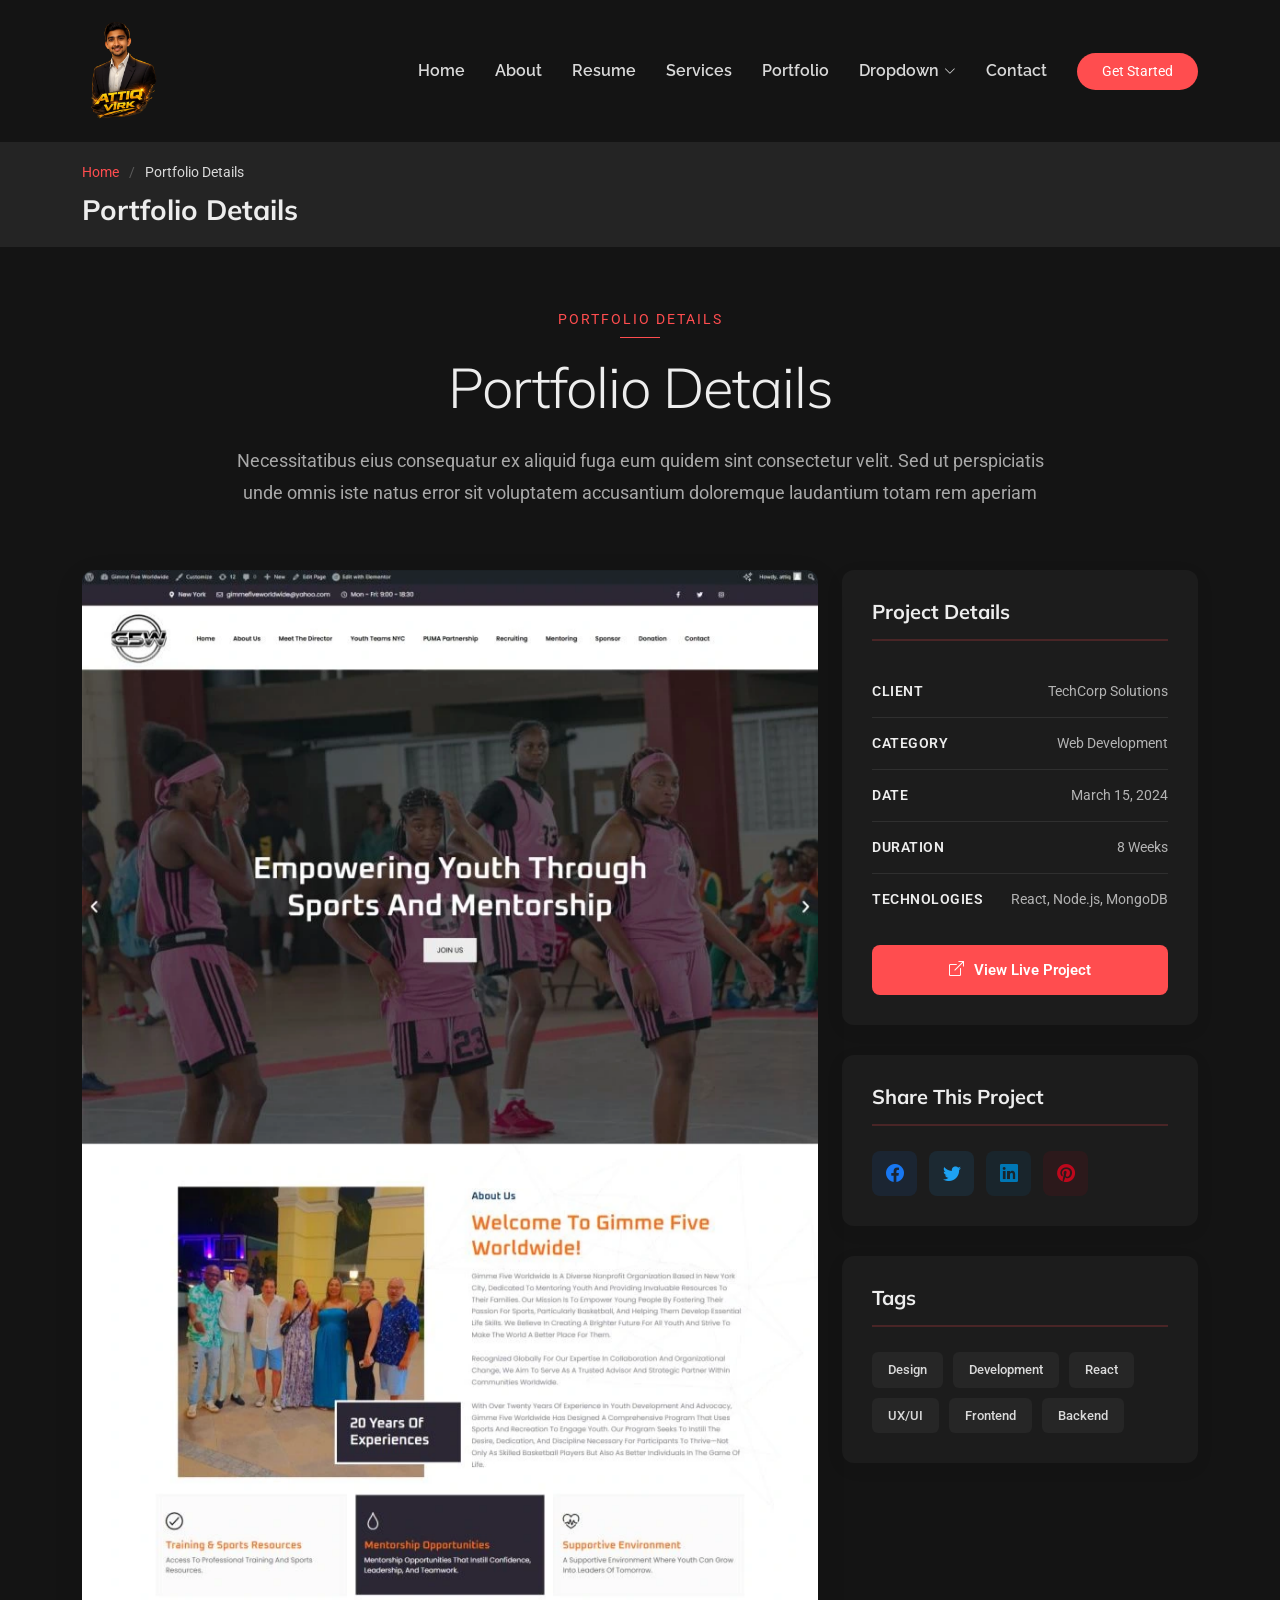
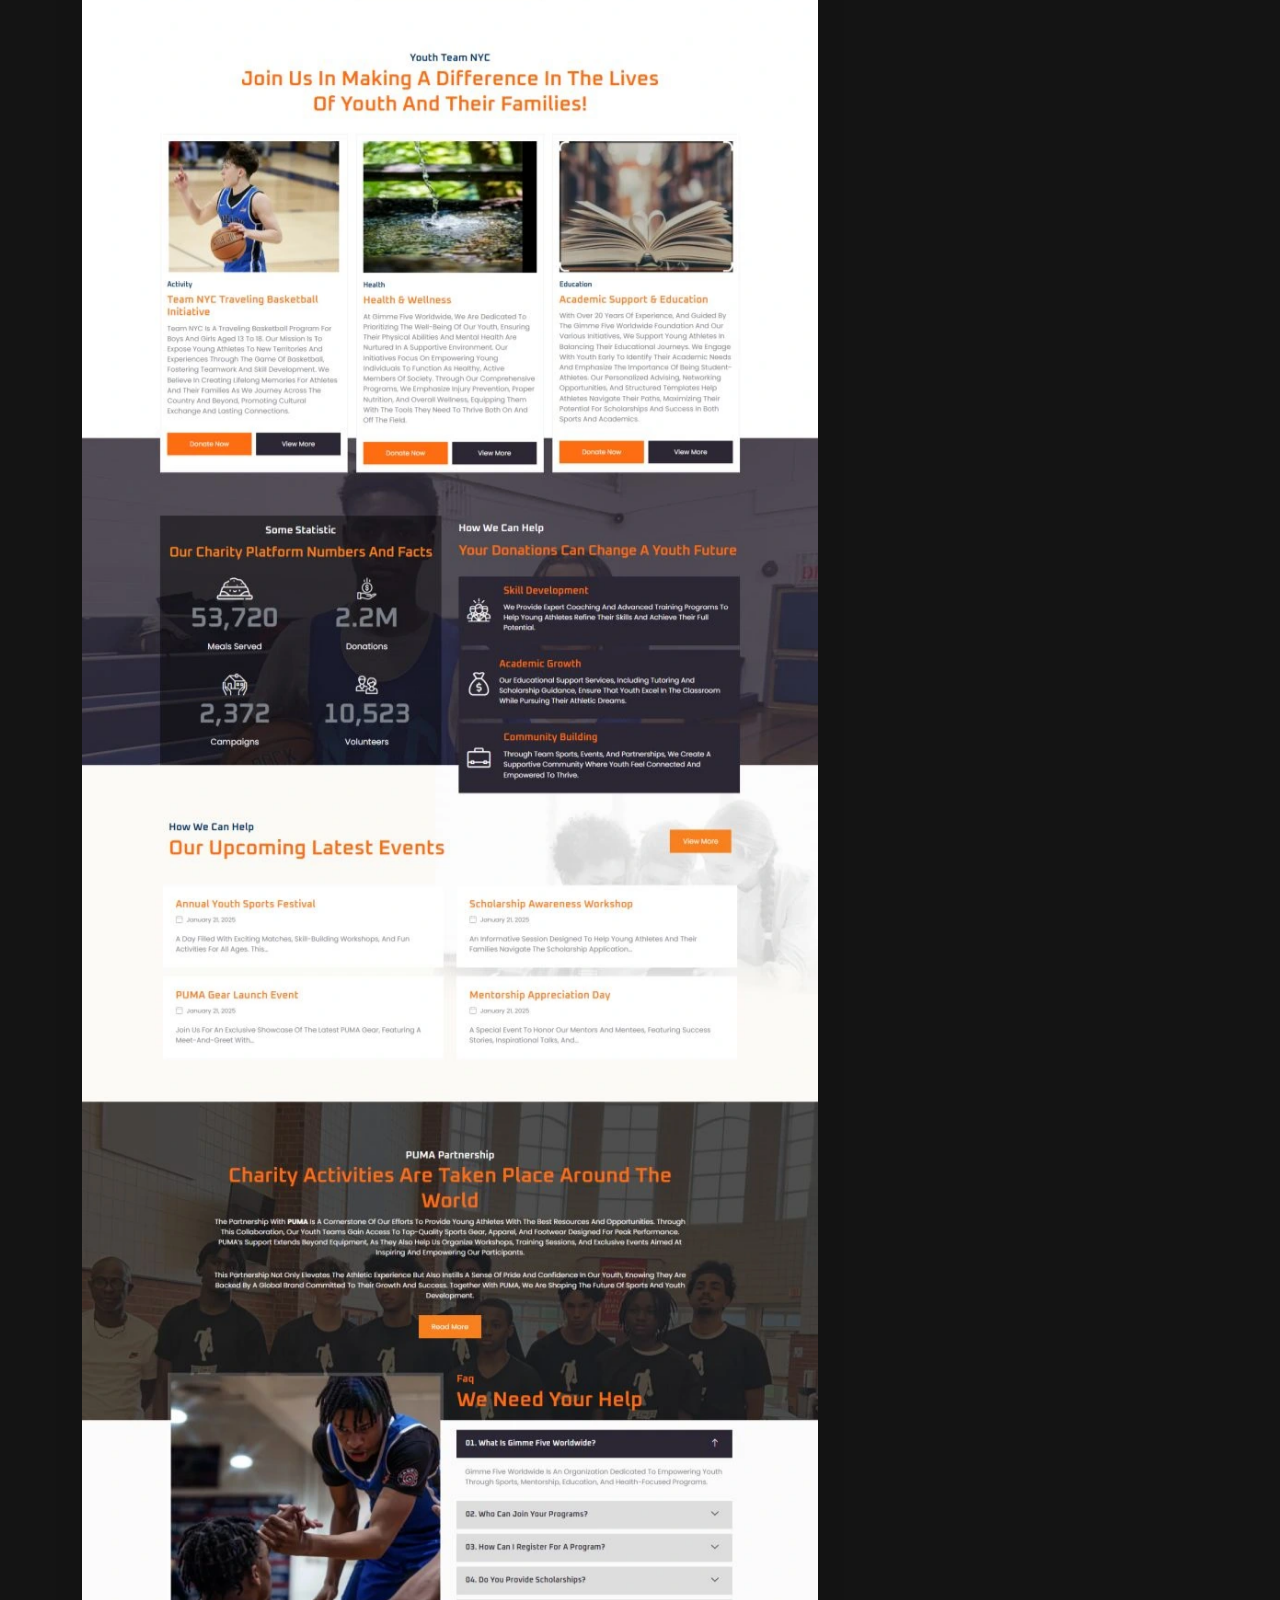
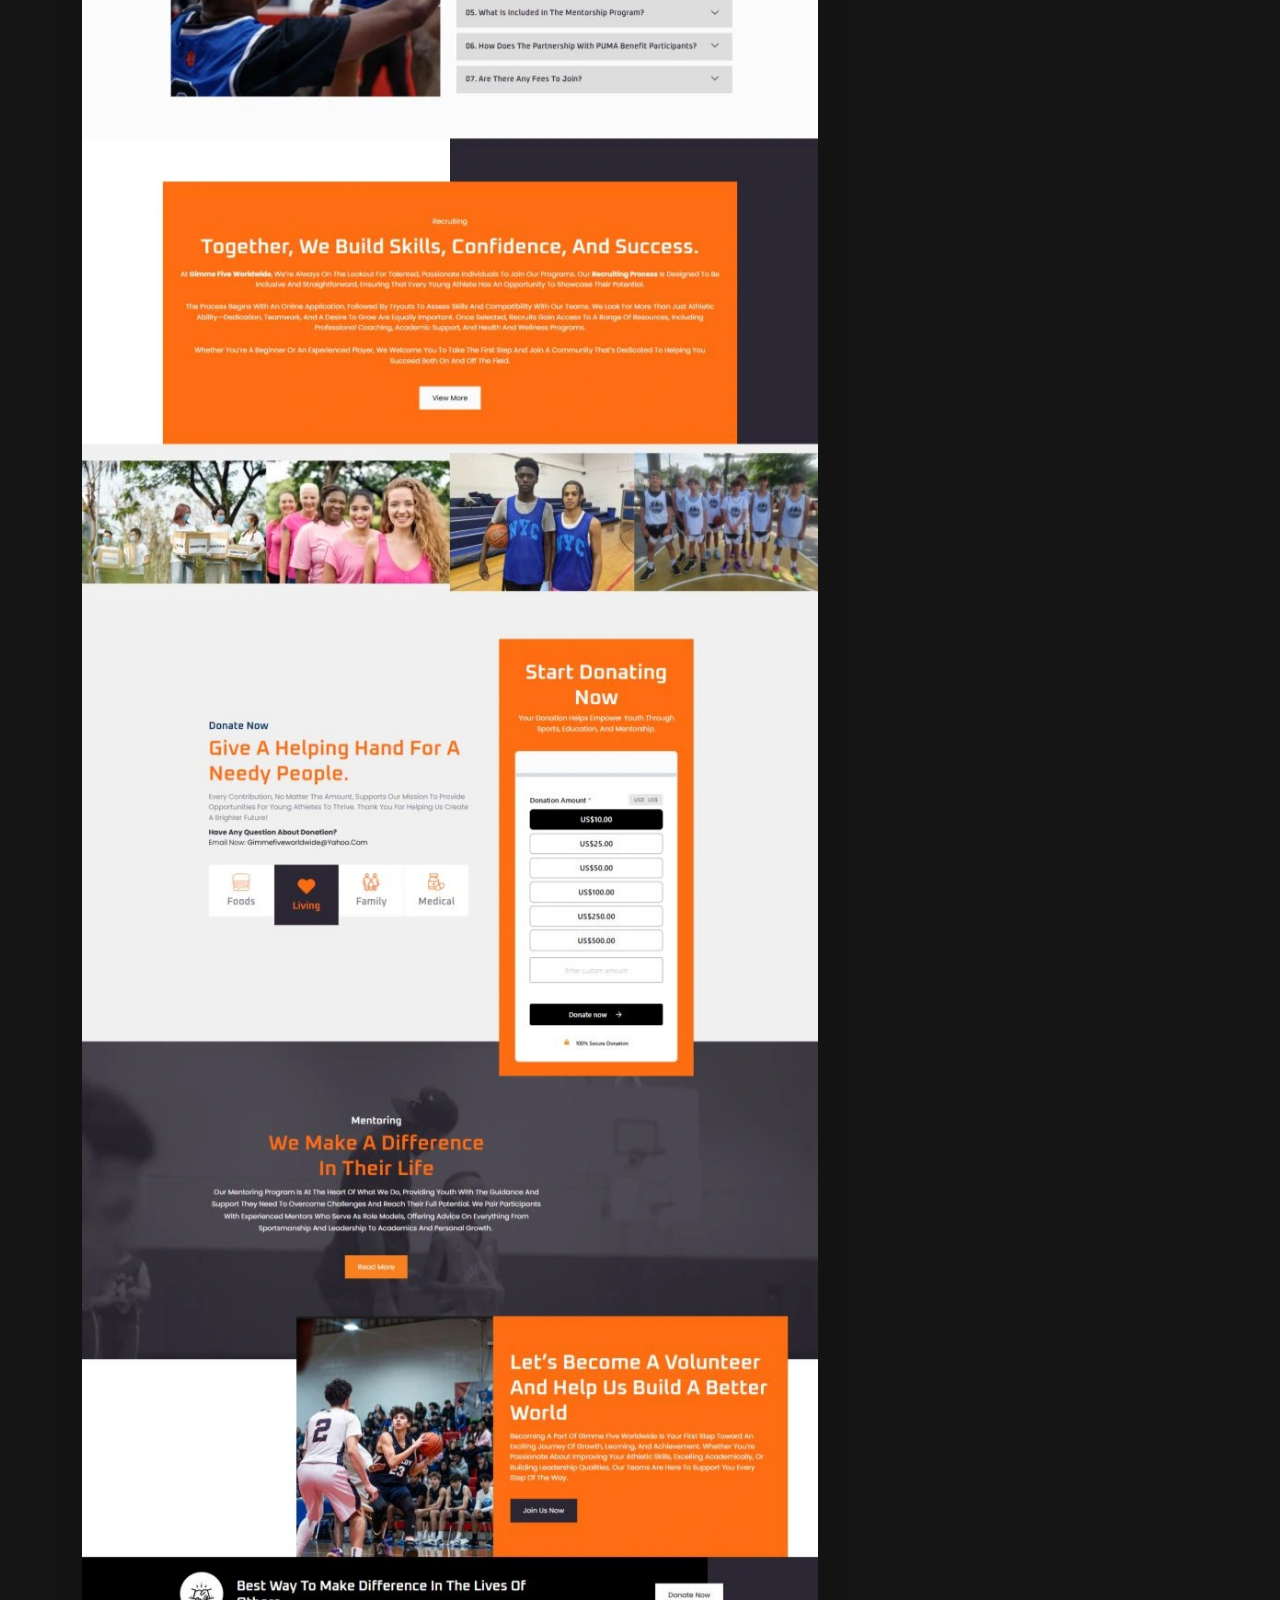
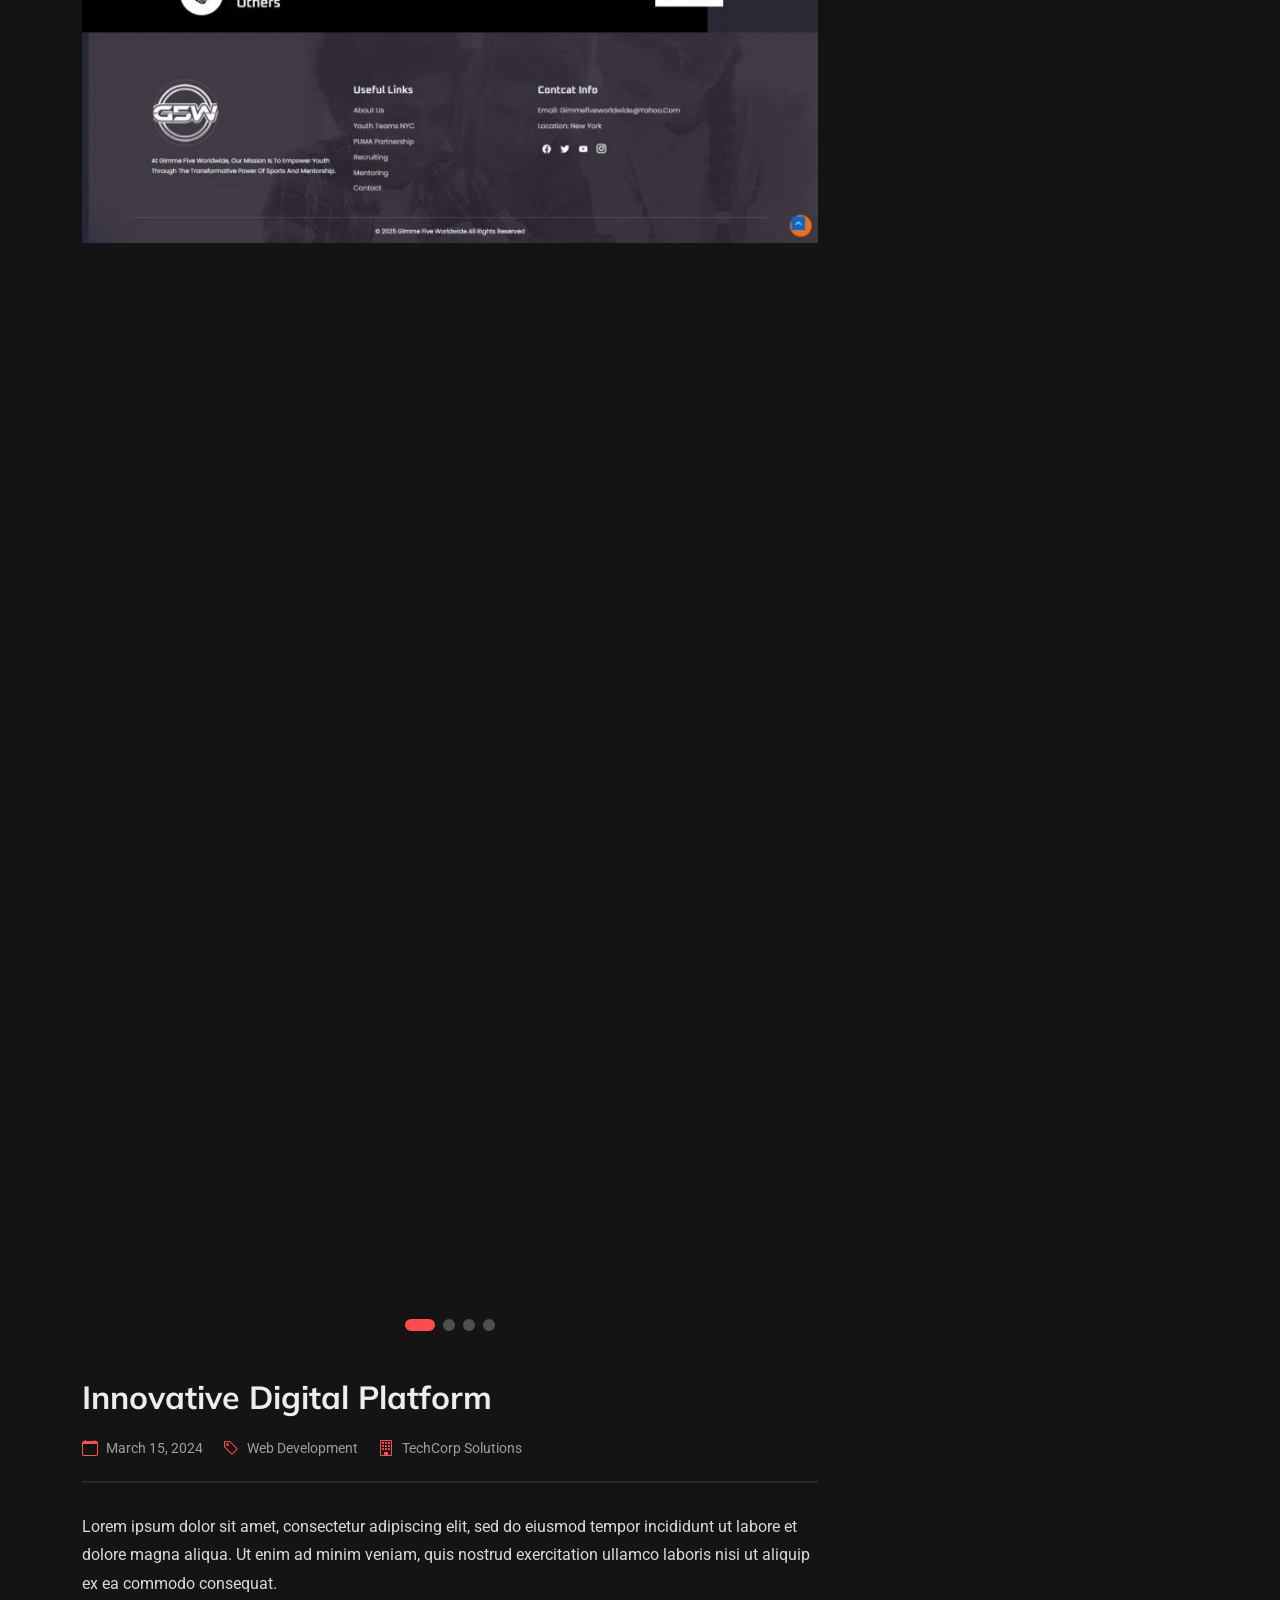
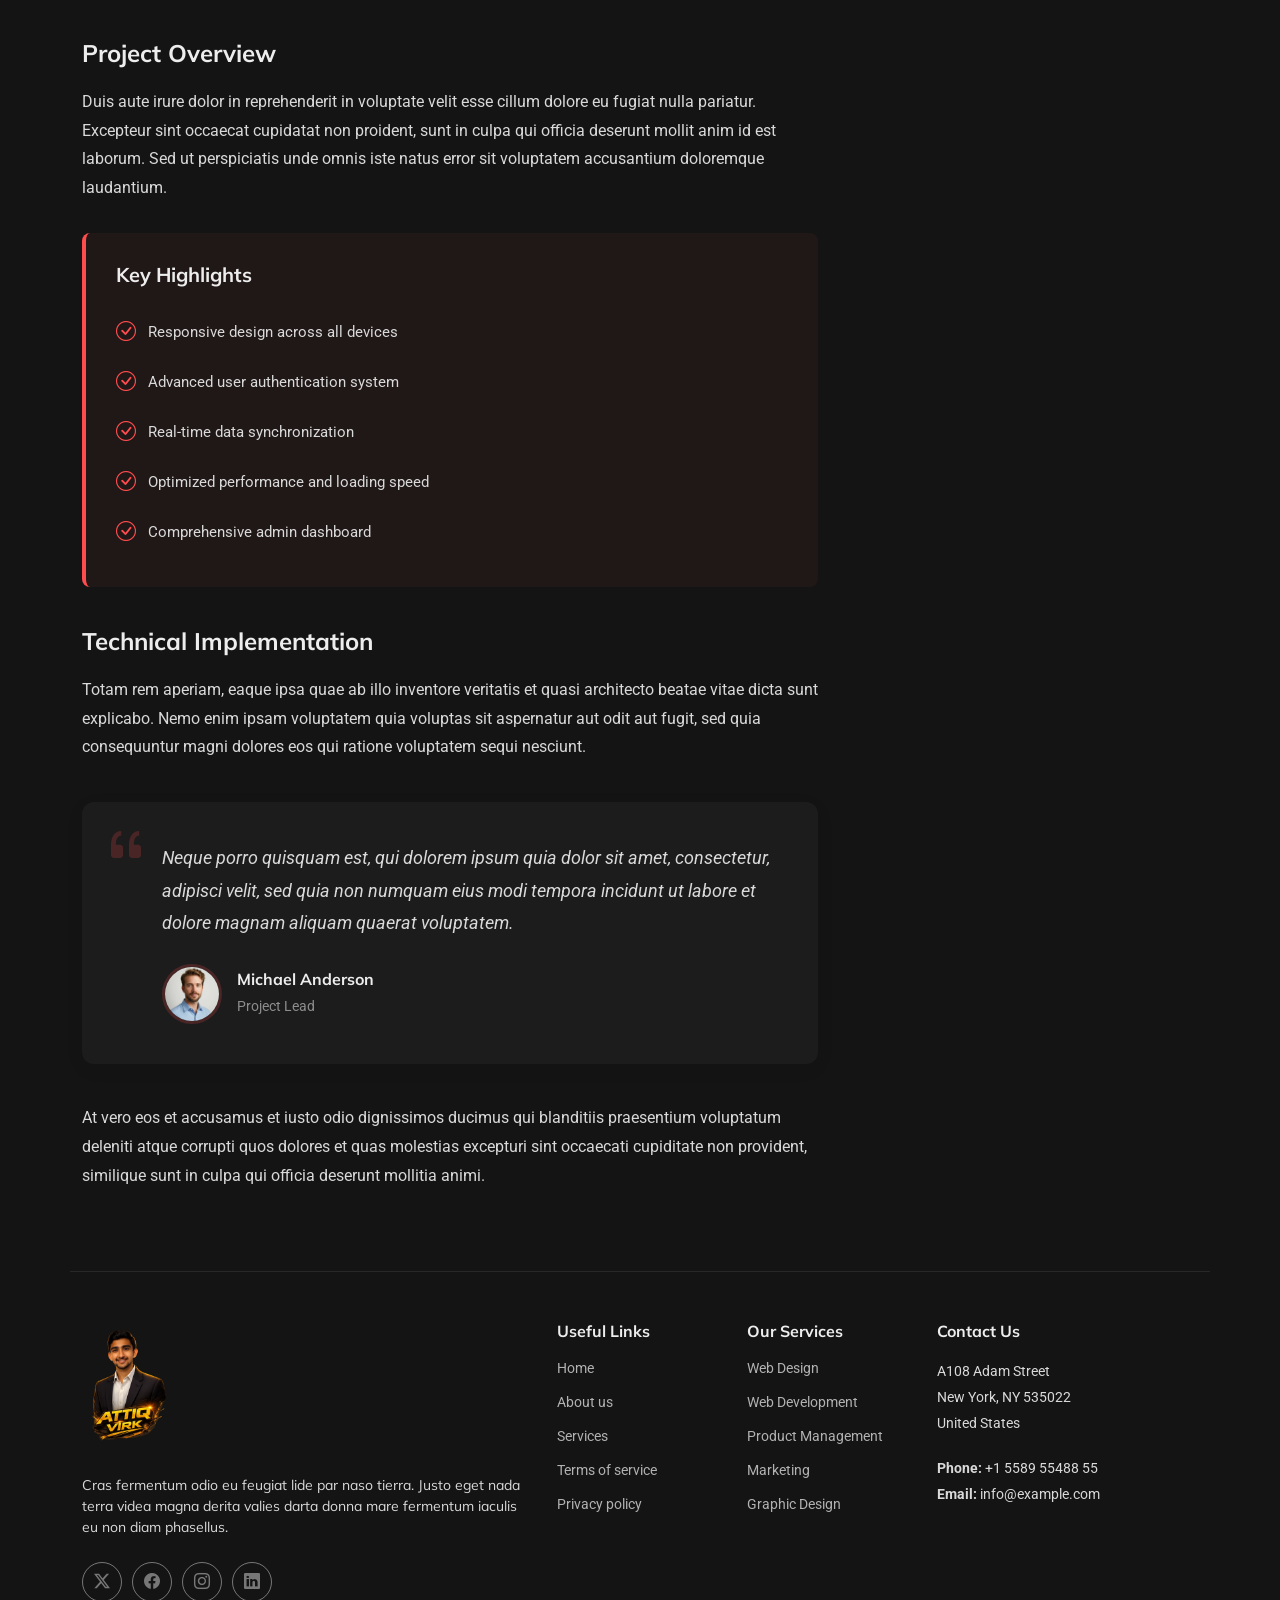
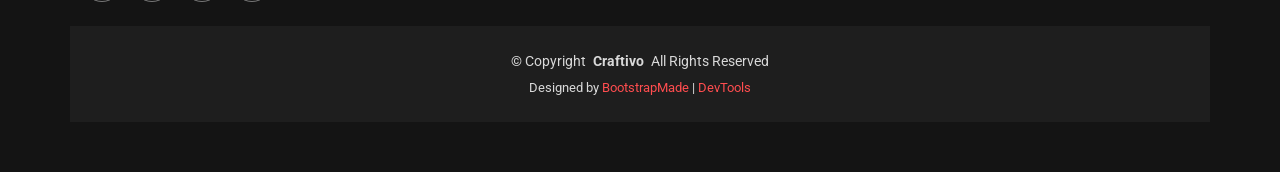
<file: portfolio-details.html>
<!DOCTYPE html>
<html lang="en">

<head>
  <meta charset="utf-8">
  <meta content="width=device-width, initial-scale=1.0" name="viewport">
  <title>Portfolio Details - Craftivo Bootstrap Template</title>
  <meta name="description" content="">
  <meta name="keywords" content="">

  <!-- Favicons -->
  <link href="assets/img/favicon.webp?v=3" rel="icon">
  <link href="assets/img/favicon.webp?v=3" rel="apple-touch-icon">

  <!-- Fonts -->
  <link href="https://fonts.googleapis.com" rel="preconnect">
  <link href="https://fonts.gstatic.com" rel="preconnect" crossorigin>
  <link href="https://fonts.googleapis.com/css2?family=Roboto:ital,wght@0,100;0,300;0,400;0,500;0,700;0,900;1,100;1,300;1,400;1,500;1,700;1,900&family=Raleway:ital,wght@0,100;0,200;0,300;0,400;0,500;0,600;0,700;0,800;0,900;1,100;1,200;1,300;1,400;1,500;1,600;1,700;1,800;1,900&family=Mulish:ital,wght@0,200;0,300;0,400;0,500;0,600;0,700;0,800;0,900;1,200;1,300;1,400;1,500;1,600;1,700;1,800;1,900&display=swap" rel="stylesheet">

  <!-- Vendor CSS Files -->
  <link href="assets/vendor/bootstrap/css/bootstrap.min.css" rel="stylesheet">
  <link href="assets/vendor/bootstrap-icons/bootstrap-icons.css" rel="stylesheet">
  <link href="assets/vendor/aos/aos.css" rel="stylesheet">
  <link href="assets/vendor/glightbox/css/glightbox.min.css" rel="stylesheet">
  <link href="assets/vendor/swiper/swiper-bundle.min.css" rel="stylesheet">

  <!-- Main CSS File -->
  <link href="assets/css/main.css" rel="stylesheet">

  <!-- =======================================================
  * Template Name: Craftivo
  * Template URL: https://bootstrapmade.com/craftivo-bootstrap-portfolio-template/
  * Updated: Oct 04 2025 with Bootstrap v5.3.8
  * Author: BootstrapMade.com
  * License: https://bootstrapmade.com/license/
  ======================================================== -->
</head>

<body class="portfolio-details-page">

  <header id="header" class="header d-flex align-items-center sticky-top">
    <div class="container-fluid container-xl position-relative d-flex align-items-center">

      <a href="index.html" class="logo d-flex align-items-center me-auto">
        <img src="assets/img/logo.webp" class="site-logo site-logo-header" alt="Attiq Virk Logo">
      </a>

      <nav id="navmenu" class="navmenu">
        <ul>
          <li><a href="#hero">Home</a></li>
          <li><a href="#about">About</a></li>
          <li><a href="#resume">Resume</a></li>
          <li><a href="#services">Services</a></li>
          <li><a href="#portfolio">Portfolio</a></li>
          <li class="dropdown"><a href="#"><span>Dropdown</span> <i class="bi bi-chevron-down toggle-dropdown"></i></a>
            <ul>
              <li><a href="#">Dropdown 1</a></li>
              <li class="dropdown"><a href="#"><span>Deep Dropdown</span> <i class="bi bi-chevron-down toggle-dropdown"></i></a>
                <ul>
                  <li><a href="#">Deep Dropdown 1</a></li>
                  <li><a href="#">Deep Dropdown 2</a></li>
                  <li><a href="#">Deep Dropdown 3</a></li>
                  <li><a href="#">Deep Dropdown 4</a></li>
                  <li><a href="#">Deep Dropdown 5</a></li>
                </ul>
              </li>
              <li><a href="#">Dropdown 2</a></li>
              <li><a href="#">Dropdown 3</a></li>
              <li><a href="#">Dropdown 4</a></li>
            </ul>
          </li>
          <li><a href="#contact">Contact</a></li>
        </ul>
        <i class="mobile-nav-toggle d-xl-none bi bi-list"></i>
      </nav>

      <a class="btn-getstarted" href="#about">Get Started</a>

    </div>
  </header>

  <main class="main">

    <!-- Page Title -->
    <div class="page-title light-background">
      <div class="container">
        <nav class="breadcrumbs">
          <ol>
            <li><a href="index.html">Home</a></li>
            <li class="current">Portfolio Details</li>
          </ol>
        </nav>
        <h1>Portfolio Details</h1>
      </div>
    </div><!-- End Page Title -->

    <!-- Portfolio Details Section -->
    <section id="portfolio-details" class="portfolio-details section">

      <!-- Section Title -->
      <div class="container section-title" data-aos="fade-up">
        <span class="subtitle">Portfolio Details</span>
        <h2>Portfolio Details</h2>
        <p>Necessitatibus eius consequatur ex aliquid fuga eum quidem sint consectetur velit. Sed ut perspiciatis unde omnis iste natus error sit voluptatem accusantium doloremque laudantium totam rem aperiam</p>
      </div><!-- End Section Title -->

      <div class="container" data-aos="fade-up" data-aos-delay="100">

        <div class="row gy-5">

          <div class="col-lg-8">

            <div class="portfolio-details-slider swiper init-swiper">
              <script type="application/json" class="swiper-config">
                {
                  "loop": true,
                  "speed": 600,
                  "autoplay": {
                    "delay": 4000
                  },
                  "slidesPerView": 1,
                  "spaceBetween": 0,
                  "effect": "fade",
                  "pagination": {
                    "el": ".swiper-pagination",
                    "type": "bullets",
                    "clickable": true
                  }
                }
              </script>
              <div class="swiper-wrapper">

                <div class="swiper-slide">
                  <img src="assets/img/portfolio/portfolio-3.webp" alt="Portfolio Image" class="img-fluid">
                </div>

                <div class="swiper-slide">
                  <img src="assets/img/portfolio/portfolio-6.webp" alt="Portfolio Image" class="img-fluid">
                </div>

                <div class="swiper-slide">
                  <img src="assets/img/portfolio/portfolio-9.webp" alt="Portfolio Image" class="img-fluid">
                </div>

                <div class="swiper-slide">
                  <img src="assets/img/portfolio/portfolio-11.webp" alt="Portfolio Image" class="img-fluid">
                </div>

              </div>
              <div class="swiper-pagination"></div>
            </div>

            <div class="portfolio-content" data-aos="fade-up" data-aos-delay="200">
              <h2>Innovative Digital Platform</h2>

              <div class="meta-info">
                <span class="date"><i class="bi bi-calendar"></i> March 15, 2024</span>
                <span class="category"><i class="bi bi-tag"></i> Web Development</span>
                <span class="client"><i class="bi bi-building"></i> TechCorp Solutions</span>
              </div>

              <p>
                Lorem ipsum dolor sit amet, consectetur adipiscing elit, sed do eiusmod tempor incididunt ut labore et dolore magna aliqua. Ut enim ad minim veniam, quis nostrud exercitation ullamco laboris nisi ut aliquip ex ea commodo consequat.
              </p>

              <h3>Project Overview</h3>
              <p>
                Duis aute irure dolor in reprehenderit in voluptate velit esse cillum dolore eu fugiat nulla pariatur. Excepteur sint occaecat cupidatat non proident, sunt in culpa qui officia deserunt mollit anim id est laborum. Sed ut perspiciatis unde omnis iste natus error sit voluptatem accusantium doloremque laudantium.
              </p>

              <div class="highlights-box">
                <h4>Key Highlights</h4>
                <ul>
                  <li><i class="bi bi-check-circle"></i> Responsive design across all devices</li>
                  <li><i class="bi bi-check-circle"></i> Advanced user authentication system</li>
                  <li><i class="bi bi-check-circle"></i> Real-time data synchronization</li>
                  <li><i class="bi bi-check-circle"></i> Optimized performance and loading speed</li>
                  <li><i class="bi bi-check-circle"></i> Comprehensive admin dashboard</li>
                </ul>
              </div>

              <h3>Technical Implementation</h3>
              <p>
                Totam rem aperiam, eaque ipsa quae ab illo inventore veritatis et quasi architecto beatae vitae dicta sunt explicabo. Nemo enim ipsam voluptatem quia voluptas sit aspernatur aut odit aut fugit, sed quia consequuntur magni dolores eos qui ratione voluptatem sequi nesciunt.
              </p>

              <blockquote>
                <i class="bi bi-quote quote-icon"></i>
                <p>
                  Neque porro quisquam est, qui dolorem ipsum quia dolor sit amet, consectetur, adipisci velit, sed quia non numquam eius modi tempora incidunt ut labore et dolore magnam aliquam quaerat voluptatem.
                </p>
                <div class="author">
                  <img src="assets/img/person/person-m-7.webp" alt="Author">
                  <div class="author-info">
                    <h5>Michael Anderson</h5>
                    <span>Project Lead</span>
                  </div>
                </div>
              </blockquote>

              <p>
                At vero eos et accusamus et iusto odio dignissimos ducimus qui blanditiis praesentium voluptatum deleniti atque corrupti quos dolores et quas molestias excepturi sint occaecati cupiditate non provident, similique sunt in culpa qui officia deserunt mollitia animi.
              </p>

            </div>

          </div>

          <div class="col-lg-4">

            <div class="sidebar" data-aos="fade-up" data-aos-delay="200">

              <div class="info-card">
                <h3>Project Details</h3>
                <div class="info-item">
                  <span class="label">Client</span>
                  <span class="value">TechCorp Solutions</span>
                </div>
                <div class="info-item">
                  <span class="label">Category</span>
                  <span class="value">Web Development</span>
                </div>
                <div class="info-item">
                  <span class="label">Date</span>
                  <span class="value">March 15, 2024</span>
                </div>
                <div class="info-item">
                  <span class="label">Duration</span>
                  <span class="value">8 Weeks</span>
                </div>
                <div class="info-item">
                  <span class="label">Technologies</span>
                  <span class="value">React, Node.js, MongoDB</span>
                </div>
                <a href="https://www.example.com" class="btn-primary" target="_blank">
                  <i class="bi bi-box-arrow-up-right"></i> View Live Project
                </a>
              </div>

              <div class="share-card" data-aos="fade-up" data-aos-delay="300">
                <h3>Share This Project</h3>
                <div class="social-links">
                  <a href="#" class="facebook"><i class="bi bi-facebook"></i></a>
                  <a href="#" class="twitter"><i class="bi bi-twitter"></i></a>
                  <a href="#" class="linkedin"><i class="bi bi-linkedin"></i></a>
                  <a href="#" class="pinterest"><i class="bi bi-pinterest"></i></a>
                </div>
              </div>

              <div class="tags-card" data-aos="fade-up" data-aos-delay="400">
                <h3>Tags</h3>
                <div class="tags">
                  <a href="#">Design</a>
                  <a href="#">Development</a>
                  <a href="#">React</a>
                  <a href="#">UX/UI</a>
                  <a href="#">Frontend</a>
                  <a href="#">Backend</a>
                </div>
              </div>

            </div>

          </div>

        </div>

      </div>

    </section><!-- /Portfolio Details Section -->

  </main>

  <footer id="footer" class="footer">

    <div class="container footer-top">
      <div class="row gy-4">
        <div class="col-lg-5 col-md-12 footer-about">
          <a href="index.html" class="logo d-flex align-items-center">
            <img src="assets/img/logo.webp" class="site-logo site-logo-footer" alt="Attiq Virk Logo">
          </a>
          <p>Cras fermentum odio eu feugiat lide par naso tierra. Justo eget nada terra videa magna derita valies darta donna mare fermentum iaculis eu non diam phasellus.</p>
          <div class="social-links d-flex mt-4">
            <a href=""><i class="bi bi-twitter-x"></i></a>
            <a href=""><i class="bi bi-facebook"></i></a>
            <a href=""><i class="bi bi-instagram"></i></a>
            <a href=""><i class="bi bi-linkedin"></i></a>
          </div>
        </div>

        <div class="col-lg-2 col-6 footer-links">
          <h4>Useful Links</h4>
          <ul>
            <li><a href="#">Home</a></li>
            <li><a href="#">About us</a></li>
            <li><a href="#">Services</a></li>
            <li><a href="#">Terms of service</a></li>
            <li><a href="#">Privacy policy</a></li>
          </ul>
        </div>

        <div class="col-lg-2 col-6 footer-links">
          <h4>Our Services</h4>
          <ul>
            <li><a href="#">Web Design</a></li>
            <li><a href="#">Web Development</a></li>
            <li><a href="#">Product Management</a></li>
            <li><a href="#">Marketing</a></li>
            <li><a href="#">Graphic Design</a></li>
          </ul>
        </div>

        <div class="col-lg-3 col-md-12 footer-contact text-center text-md-start">
          <h4>Contact Us</h4>
          <p>A108 Adam Street</p>
          <p>New York, NY 535022</p>
          <p>United States</p>
          <p class="mt-4"><strong>Phone:</strong> <span>+1 5589 55488 55</span></p>
          <p><strong>Email:</strong> <span>info@example.com</span></p>
        </div>

      </div>
    </div>

    <div class="container copyright text-center mt-4">
      <p>© <span>Copyright</span> <strong class="px-1 sitename">Craftivo</strong> <span>All Rights Reserved</span></p>
      <div class="credits">
        <!-- All the links in the footer should remain intact. -->
        <!-- You can delete the links only if you've purchased the pro version. -->
        <!-- Licensing information: https://bootstrapmade.com/license/ -->
        <!-- Purchase the pro version with working PHP/AJAX contact form: [buy-url] -->
        Designed by <a href="https://bootstrapmade.com/">BootstrapMade</a> | <a href="https://bootstrapmade.com/tools/">DevTools</a>
      </div>
    </div>

  </footer>

<!-- Preloader -->
  <div id="preloader"></div>

  <!-- Vendor JS Files -->
  <script src="assets/vendor/bootstrap/js/bootstrap.bundle.min.js"></script>
  <script src="assets/vendor/php-email-form/validate.js"></script>
  <script src="assets/vendor/aos/aos.js"></script>
  <script src="assets/vendor/typed.js/typed.umd.js"></script>
  <script src="assets/vendor/waypoints/noframework.waypoints.js"></script>
  <script src="assets/vendor/glightbox/js/glightbox.min.js"></script>
  <script src="assets/vendor/imagesloaded/imagesloaded.pkgd.min.js"></script>
  <script src="assets/vendor/isotope-layout/isotope.pkgd.min.js"></script>
  <script src="assets/vendor/swiper/swiper-bundle.min.js"></script>

  <!-- Main JS File -->
  <script src="assets/js/main.js"></script>

</body>

</html>
</file>
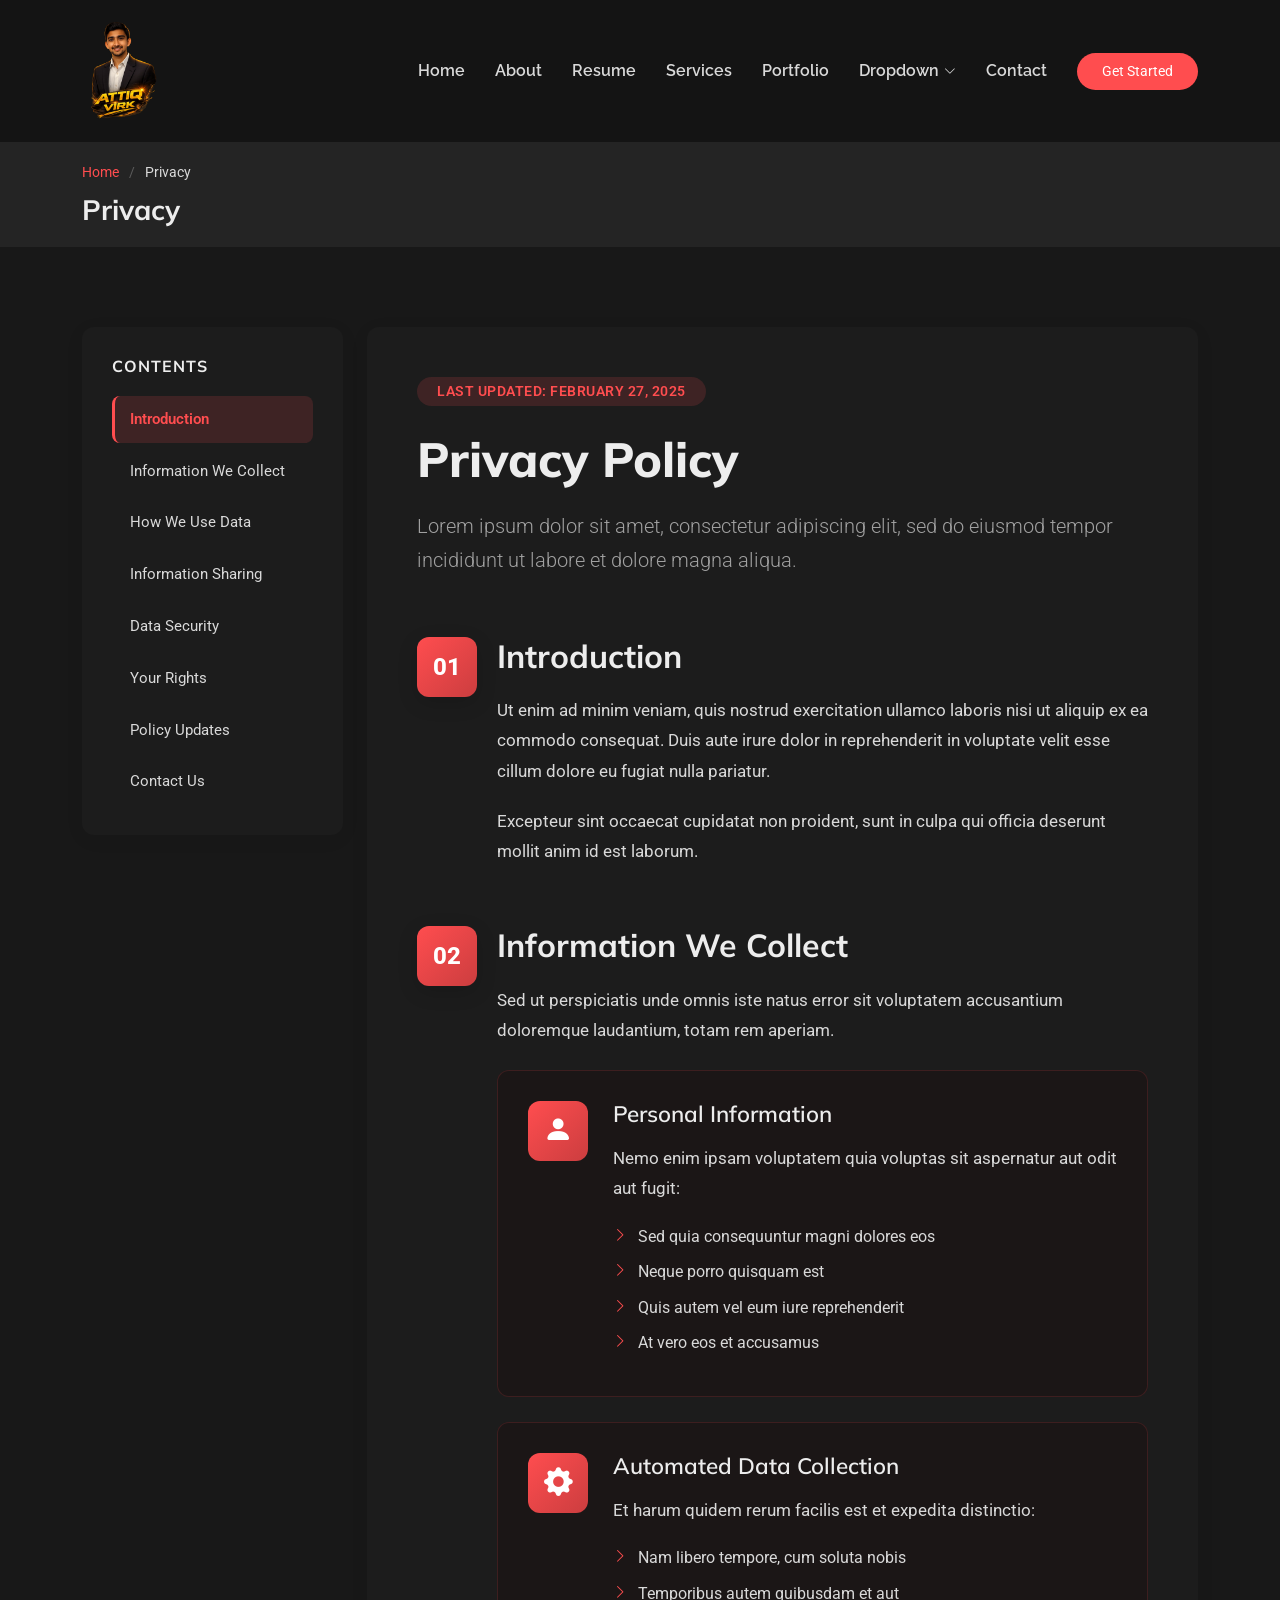
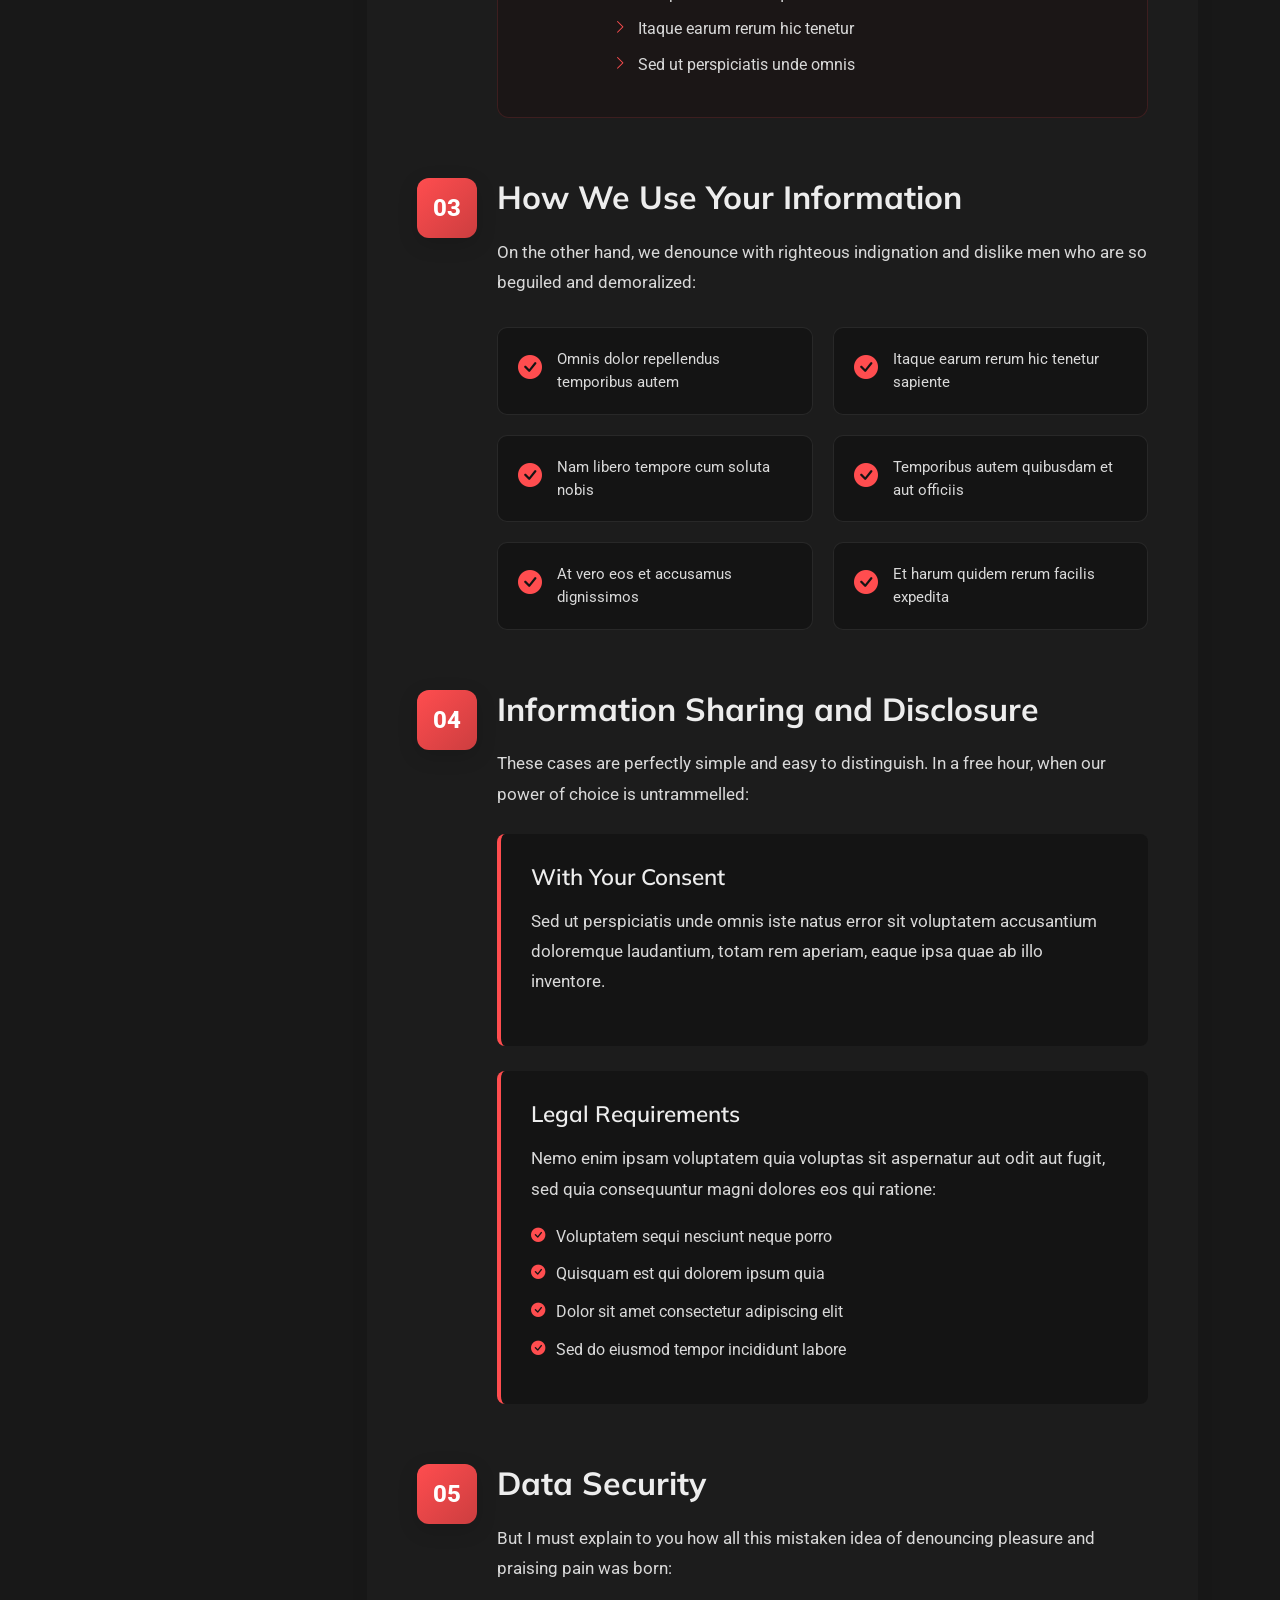
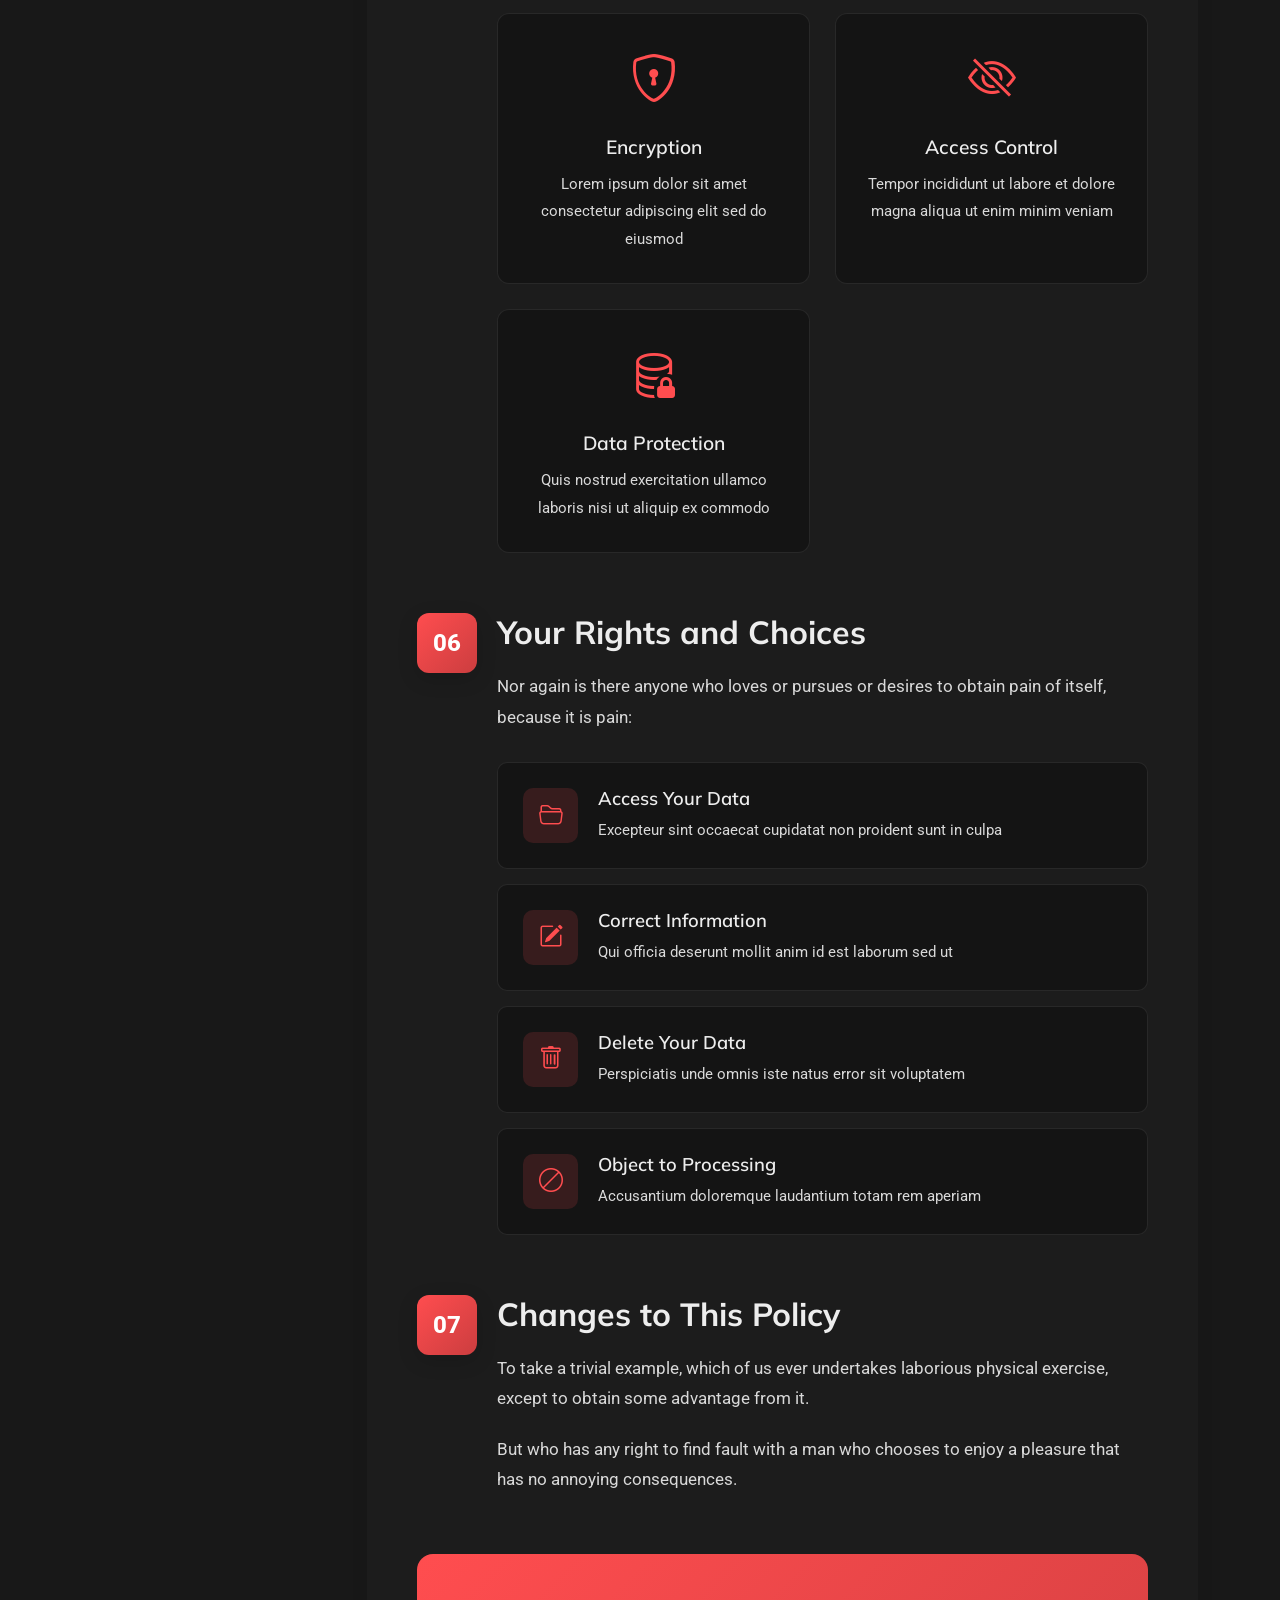
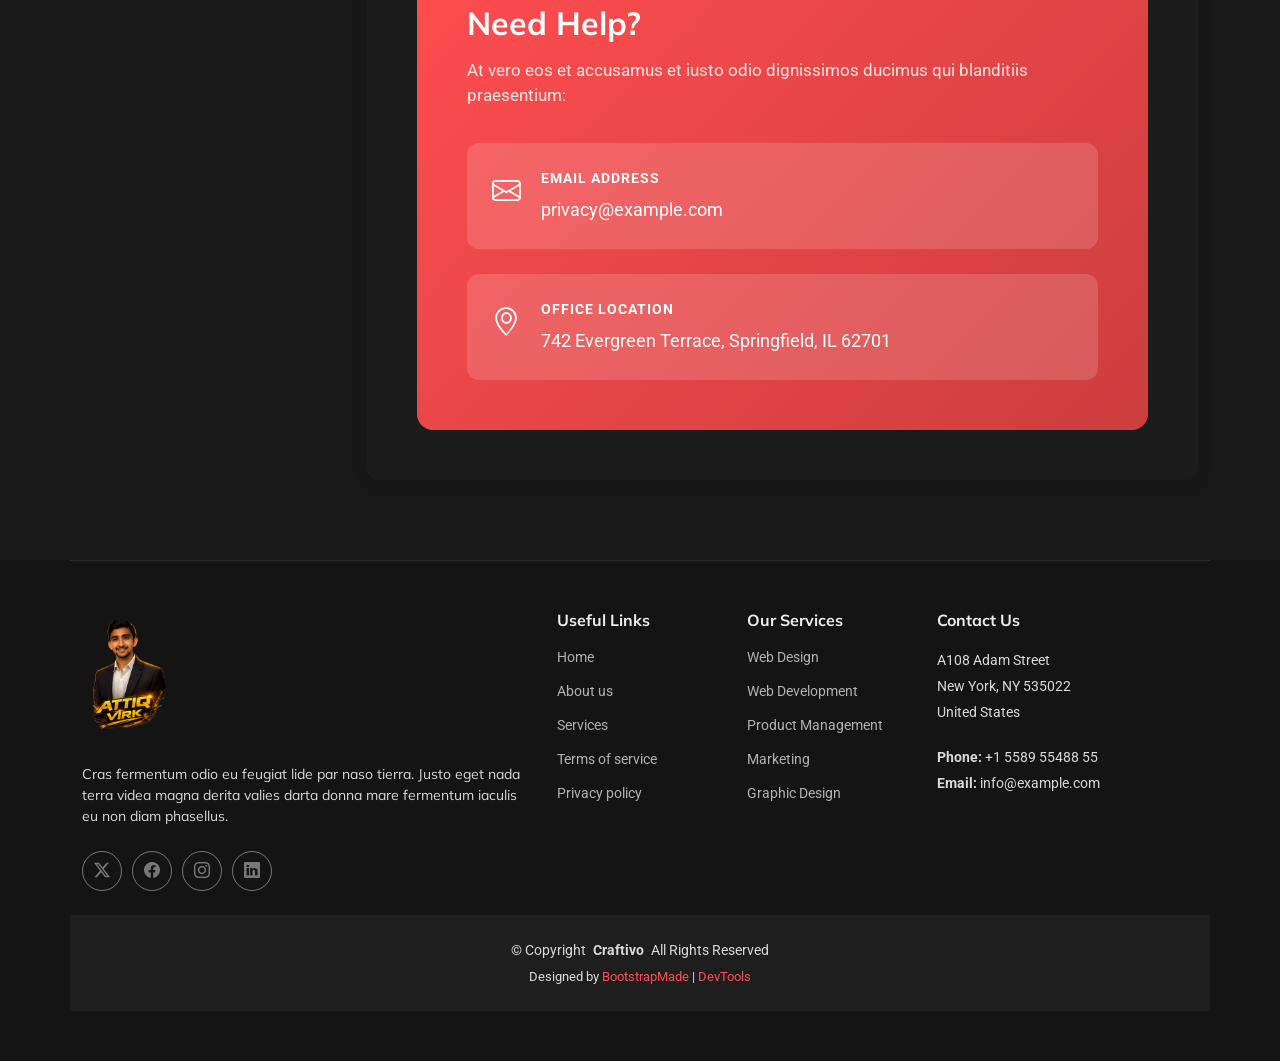
<file: privacy.html>
<!DOCTYPE html>
<html lang="en">

<head>
  <meta charset="utf-8">
  <meta content="width=device-width, initial-scale=1.0" name="viewport">
  <title>Privacy - Craftivo Bootstrap Template</title>
  <meta name="description" content="">
  <meta name="keywords" content="">

  <!-- Favicons -->
  <link href="assets/img/favicon.webp?v=3" rel="icon">
  <link href="assets/img/favicon.webp?v=3" rel="apple-touch-icon">

  <!-- Fonts -->
  <link href="https://fonts.googleapis.com" rel="preconnect">
  <link href="https://fonts.gstatic.com" rel="preconnect" crossorigin>
  <link href="https://fonts.googleapis.com/css2?family=Roboto:ital,wght@0,100;0,300;0,400;0,500;0,700;0,900;1,100;1,300;1,400;1,500;1,700;1,900&family=Raleway:ital,wght@0,100;0,200;0,300;0,400;0,500;0,600;0,700;0,800;0,900;1,100;1,200;1,300;1,400;1,500;1,600;1,700;1,800;1,900&family=Mulish:ital,wght@0,200;0,300;0,400;0,500;0,600;0,700;0,800;0,900;1,200;1,300;1,400;1,500;1,600;1,700;1,800;1,900&display=swap" rel="stylesheet">

  <!-- Vendor CSS Files -->
  <link href="assets/vendor/bootstrap/css/bootstrap.min.css" rel="stylesheet">
  <link href="assets/vendor/bootstrap-icons/bootstrap-icons.css" rel="stylesheet">
  <link href="assets/vendor/aos/aos.css" rel="stylesheet">
  <link href="assets/vendor/glightbox/css/glightbox.min.css" rel="stylesheet">
  <link href="assets/vendor/swiper/swiper-bundle.min.css" rel="stylesheet">

  <!-- Main CSS File -->
  <link href="assets/css/main.css" rel="stylesheet">

  <!-- =======================================================
  * Template Name: Craftivo
  * Template URL: https://bootstrapmade.com/craftivo-bootstrap-portfolio-template/
  * Updated: Oct 04 2025 with Bootstrap v5.3.8
  * Author: BootstrapMade.com
  * License: https://bootstrapmade.com/license/
  ======================================================== -->
</head>

<body class="privacy-page">

  <header id="header" class="header d-flex align-items-center sticky-top">
    <div class="container-fluid container-xl position-relative d-flex align-items-center">

      <a href="index.html" class="logo d-flex align-items-center me-auto">
        <img src="assets/img/logo.webp" class="site-logo site-logo-header" alt="Attiq Virk Logo">
      </a>

      <nav id="navmenu" class="navmenu">
        <ul>
          <li><a href="#hero">Home</a></li>
          <li><a href="#about">About</a></li>
          <li><a href="#resume">Resume</a></li>
          <li><a href="#services">Services</a></li>
          <li><a href="#portfolio">Portfolio</a></li>
          <li class="dropdown"><a href="#"><span>Dropdown</span> <i class="bi bi-chevron-down toggle-dropdown"></i></a>
            <ul>
              <li><a href="#">Dropdown 1</a></li>
              <li class="dropdown"><a href="#"><span>Deep Dropdown</span> <i class="bi bi-chevron-down toggle-dropdown"></i></a>
                <ul>
                  <li><a href="#">Deep Dropdown 1</a></li>
                  <li><a href="#">Deep Dropdown 2</a></li>
                  <li><a href="#">Deep Dropdown 3</a></li>
                  <li><a href="#">Deep Dropdown 4</a></li>
                  <li><a href="#">Deep Dropdown 5</a></li>
                </ul>
              </li>
              <li><a href="#">Dropdown 2</a></li>
              <li><a href="#">Dropdown 3</a></li>
              <li><a href="#">Dropdown 4</a></li>
            </ul>
          </li>
          <li><a href="#contact">Contact</a></li>
        </ul>
        <i class="mobile-nav-toggle d-xl-none bi bi-list"></i>
      </nav>

      <a class="btn-getstarted" href="#about">Get Started</a>

    </div>
  </header>

  <main class="main">

    <!-- Page Title -->
    <div class="page-title light-background">
      <div class="container">
        <nav class="breadcrumbs">
          <ol>
            <li><a href="index.html">Home</a></li>
            <li class="current">Privacy</li>
          </ol>
        </nav>
        <h1>Privacy</h1>
      </div>
    </div><!-- End Page Title -->

    <!-- Privacy Section -->
    <section id="privacy" class="privacy section">

      <div class="container">

        <div class="row">
          <!-- Sidebar Navigation -->
          <div class="col-lg-3">
            <div class="policy-sidebar" data-aos="fade-right">
              <h3>Contents</h3>
              <nav class="policy-nav">
                <a href="#introduction" class="nav-link active">Introduction</a>
                <a href="#information-collect" class="nav-link">Information We Collect</a>
                <a href="#use-information" class="nav-link">How We Use Data</a>
                <a href="#sharing" class="nav-link">Information Sharing</a>
                <a href="#security" class="nav-link">Data Security</a>
                <a href="#rights" class="nav-link">Your Rights</a>
                <a href="#changes" class="nav-link">Policy Updates</a>
                <a href="#contact" class="nav-link">Contact Us</a>
              </nav>
            </div>
          </div>

          <!-- Main Content -->
          <div class="col-lg-9">
            <div class="policy-main">
              <!-- Header -->
              <div class="policy-hero" data-aos="fade-up">
                <div class="badge">Last Updated: February 27, 2025</div>
                <h1>Privacy Policy</h1>
                <p class="lead">Lorem ipsum dolor sit amet, consectetur adipiscing elit, sed do eiusmod tempor incididunt ut labore et dolore magna aliqua.</p>
              </div>

              <!-- Introduction -->
              <div class="policy-section" id="introduction" data-aos="fade-up" data-aos-delay="100">
                <div class="section-number">01</div>
                <h2>Introduction</h2>
                <p>Ut enim ad minim veniam, quis nostrud exercitation ullamco laboris nisi ut aliquip ex ea commodo consequat. Duis aute irure dolor in reprehenderit in voluptate velit esse cillum dolore eu fugiat nulla pariatur.</p>
                <p>Excepteur sint occaecat cupidatat non proident, sunt in culpa qui officia deserunt mollit anim id est laborum.</p>
              </div>

              <!-- Information Collection -->
              <div class="policy-section" id="information-collect" data-aos="fade-up" data-aos-delay="150">
                <div class="section-number">02</div>
                <h2>Information We Collect</h2>
                <p>Sed ut perspiciatis unde omnis iste natus error sit voluptatem accusantium doloremque laudantium, totam rem aperiam.</p>

                <div class="info-card">
                  <div class="card-icon">
                    <i class="bi bi-person-fill"></i>
                  </div>
                  <div class="card-content">
                    <h3>Personal Information</h3>
                    <p>Nemo enim ipsam voluptatem quia voluptas sit aspernatur aut odit aut fugit:</p>
                    <ul>
                      <li>Sed quia consequuntur magni dolores eos</li>
                      <li>Neque porro quisquam est</li>
                      <li>Quis autem vel eum iure reprehenderit</li>
                      <li>At vero eos et accusamus</li>
                    </ul>
                  </div>
                </div>

                <div class="info-card">
                  <div class="card-icon">
                    <i class="bi bi-gear-fill"></i>
                  </div>
                  <div class="card-content">
                    <h3>Automated Data Collection</h3>
                    <p>Et harum quidem rerum facilis est et expedita distinctio:</p>
                    <ul>
                      <li>Nam libero tempore, cum soluta nobis</li>
                      <li>Temporibus autem quibusdam et aut</li>
                      <li>Itaque earum rerum hic tenetur</li>
                      <li>Sed ut perspiciatis unde omnis</li>
                    </ul>
                  </div>
                </div>
              </div>

              <!-- Use of Information -->
              <div class="policy-section" id="use-information" data-aos="fade-up" data-aos-delay="200">
                <div class="section-number">03</div>
                <h2>How We Use Your Information</h2>
                <p>On the other hand, we denounce with righteous indignation and dislike men who are so beguiled and demoralized:</p>
                <div class="usage-grid">
                  <div class="usage-item">
                    <i class="bi bi-check-circle-fill"></i>
                    <span>Omnis dolor repellendus temporibus autem</span>
                  </div>
                  <div class="usage-item">
                    <i class="bi bi-check-circle-fill"></i>
                    <span>Itaque earum rerum hic tenetur sapiente</span>
                  </div>
                  <div class="usage-item">
                    <i class="bi bi-check-circle-fill"></i>
                    <span>Nam libero tempore cum soluta nobis</span>
                  </div>
                  <div class="usage-item">
                    <i class="bi bi-check-circle-fill"></i>
                    <span>Temporibus autem quibusdam et aut officiis</span>
                  </div>
                  <div class="usage-item">
                    <i class="bi bi-check-circle-fill"></i>
                    <span>At vero eos et accusamus dignissimos</span>
                  </div>
                  <div class="usage-item">
                    <i class="bi bi-check-circle-fill"></i>
                    <span>Et harum quidem rerum facilis expedita</span>
                  </div>
                </div>
              </div>

              <!-- Information Sharing -->
              <div class="policy-section" id="sharing" data-aos="fade-up" data-aos-delay="250">
                <div class="section-number">04</div>
                <h2>Information Sharing and Disclosure</h2>
                <p>These cases are perfectly simple and easy to distinguish. In a free hour, when our power of choice is untrammelled:</p>

                <div class="sharing-box">
                  <h3>With Your Consent</h3>
                  <p>Sed ut perspiciatis unde omnis iste natus error sit voluptatem accusantium doloremque laudantium, totam rem aperiam, eaque ipsa quae ab illo inventore.</p>
                </div>

                <div class="sharing-box">
                  <h3>Legal Requirements</h3>
                  <p>Nemo enim ipsam voluptatem quia voluptas sit aspernatur aut odit aut fugit, sed quia consequuntur magni dolores eos qui ratione:</p>
                  <ul>
                    <li>Voluptatem sequi nesciunt neque porro</li>
                    <li>Quisquam est qui dolorem ipsum quia</li>
                    <li>Dolor sit amet consectetur adipiscing elit</li>
                    <li>Sed do eiusmod tempor incididunt labore</li>
                  </ul>
                </div>
              </div>

              <!-- Data Security -->
              <div class="policy-section" id="security" data-aos="fade-up" data-aos-delay="300">
                <div class="section-number">05</div>
                <h2>Data Security</h2>
                <p>But I must explain to you how all this mistaken idea of denouncing pleasure and praising pain was born:</p>
                <div class="security-features">
                  <div class="feature">
                    <i class="bi bi-shield-lock"></i>
                    <h4>Encryption</h4>
                    <p>Lorem ipsum dolor sit amet consectetur adipiscing elit sed do eiusmod</p>
                  </div>
                  <div class="feature">
                    <i class="bi bi-eye-slash"></i>
                    <h4>Access Control</h4>
                    <p>Tempor incididunt ut labore et dolore magna aliqua ut enim minim veniam</p>
                  </div>
                  <div class="feature">
                    <i class="bi bi-database-lock"></i>
                    <h4>Data Protection</h4>
                    <p>Quis nostrud exercitation ullamco laboris nisi ut aliquip ex commodo</p>
                  </div>
                </div>
              </div>

              <!-- Your Rights -->
              <div class="policy-section" id="rights" data-aos="fade-up" data-aos-delay="100">
                <div class="section-number">06</div>
                <h2>Your Rights and Choices</h2>
                <p>Nor again is there anyone who loves or pursues or desires to obtain pain of itself, because it is pain:</p>
                <div class="rights-list">
                  <div class="right-item">
                    <div class="right-icon"><i class="bi bi-folder2-open"></i></div>
                    <div class="right-content">
                      <h4>Access Your Data</h4>
                      <p>Excepteur sint occaecat cupidatat non proident sunt in culpa</p>
                    </div>
                  </div>
                  <div class="right-item">
                    <div class="right-icon"><i class="bi bi-pencil-square"></i></div>
                    <div class="right-content">
                      <h4>Correct Information</h4>
                      <p>Qui officia deserunt mollit anim id est laborum sed ut</p>
                    </div>
                  </div>
                  <div class="right-item">
                    <div class="right-icon"><i class="bi bi-trash"></i></div>
                    <div class="right-content">
                      <h4>Delete Your Data</h4>
                      <p>Perspiciatis unde omnis iste natus error sit voluptatem</p>
                    </div>
                  </div>
                  <div class="right-item">
                    <div class="right-icon"><i class="bi bi-ban"></i></div>
                    <div class="right-content">
                      <h4>Object to Processing</h4>
                      <p>Accusantium doloremque laudantium totam rem aperiam</p>
                    </div>
                  </div>
                </div>
              </div>

              <!-- Policy Updates -->
              <div class="policy-section" id="changes" data-aos="fade-up" data-aos-delay="150">
                <div class="section-number">07</div>
                <h2>Changes to This Policy</h2>
                <p>To take a trivial example, which of us ever undertakes laborious physical exercise, except to obtain some advantage from it.</p>
                <p>But who has any right to find fault with a man who chooses to enjoy a pleasure that has no annoying consequences.</p>
              </div>

              <!-- Contact Section -->
              <div class="policy-contact" id="contact" data-aos="fade-up" data-aos-delay="200">
                <div class="contact-card">
                  <h2>Need Help?</h2>
                  <p>At vero eos et accusamus et iusto odio dignissimos ducimus qui blanditiis praesentium:</p>
                  <div class="contact-info">
                    <div class="info-item">
                      <i class="bi bi-envelope"></i>
                      <div>
                        <strong>Email Address</strong>
                        <span>privacy@example.com</span>
                      </div>
                    </div>
                    <div class="info-item">
                      <i class="bi bi-geo-alt"></i>
                      <div>
                        <strong>Office Location</strong>
                        <span>742 Evergreen Terrace, Springfield, IL 62701</span>
                      </div>
                    </div>
                  </div>
                </div>
              </div>

            </div>
          </div>

        </div>

      </div>

    </section><!-- /Privacy Section -->

  </main>

  <footer id="footer" class="footer">

    <div class="container footer-top">
      <div class="row gy-4">
        <div class="col-lg-5 col-md-12 footer-about">
          <a href="index.html" class="logo d-flex align-items-center">
            <img src="assets/img/logo.webp" class="site-logo site-logo-footer" alt="Attiq Virk Logo">
          </a>
          <p>Cras fermentum odio eu feugiat lide par naso tierra. Justo eget nada terra videa magna derita valies darta donna mare fermentum iaculis eu non diam phasellus.</p>
          <div class="social-links d-flex mt-4">
            <a href=""><i class="bi bi-twitter-x"></i></a>
            <a href=""><i class="bi bi-facebook"></i></a>
            <a href=""><i class="bi bi-instagram"></i></a>
            <a href=""><i class="bi bi-linkedin"></i></a>
          </div>
        </div>

        <div class="col-lg-2 col-6 footer-links">
          <h4>Useful Links</h4>
          <ul>
            <li><a href="#">Home</a></li>
            <li><a href="#">About us</a></li>
            <li><a href="#">Services</a></li>
            <li><a href="#">Terms of service</a></li>
            <li><a href="#">Privacy policy</a></li>
          </ul>
        </div>

        <div class="col-lg-2 col-6 footer-links">
          <h4>Our Services</h4>
          <ul>
            <li><a href="#">Web Design</a></li>
            <li><a href="#">Web Development</a></li>
            <li><a href="#">Product Management</a></li>
            <li><a href="#">Marketing</a></li>
            <li><a href="#">Graphic Design</a></li>
          </ul>
        </div>

        <div class="col-lg-3 col-md-12 footer-contact text-center text-md-start">
          <h4>Contact Us</h4>
          <p>A108 Adam Street</p>
          <p>New York, NY 535022</p>
          <p>United States</p>
          <p class="mt-4"><strong>Phone:</strong> <span>+1 5589 55488 55</span></p>
          <p><strong>Email:</strong> <span>info@example.com</span></p>
        </div>

      </div>
    </div>

    <div class="container copyright text-center mt-4">
      <p>© <span>Copyright</span> <strong class="px-1 sitename">Craftivo</strong> <span>All Rights Reserved</span></p>
      <div class="credits">
        <!-- All the links in the footer should remain intact. -->
        <!-- You can delete the links only if you've purchased the pro version. -->
        <!-- Licensing information: https://bootstrapmade.com/license/ -->
        <!-- Purchase the pro version with working PHP/AJAX contact form: [buy-url] -->
        Designed by <a href="https://bootstrapmade.com/">BootstrapMade</a> | <a href="https://bootstrapmade.com/tools/">DevTools</a>
      </div>
    </div>

  </footer>

<!-- Preloader -->
  <div id="preloader"></div>

  <!-- Vendor JS Files -->
  <script src="assets/vendor/bootstrap/js/bootstrap.bundle.min.js"></script>
  <script src="assets/vendor/php-email-form/validate.js"></script>
  <script src="assets/vendor/aos/aos.js"></script>
  <script src="assets/vendor/typed.js/typed.umd.js"></script>
  <script src="assets/vendor/waypoints/noframework.waypoints.js"></script>
  <script src="assets/vendor/glightbox/js/glightbox.min.js"></script>
  <script src="assets/vendor/imagesloaded/imagesloaded.pkgd.min.js"></script>
  <script src="assets/vendor/isotope-layout/isotope.pkgd.min.js"></script>
  <script src="assets/vendor/swiper/swiper-bundle.min.js"></script>

  <!-- Main JS File -->
  <script src="assets/js/main.js"></script>

</body>

</html>
</file>
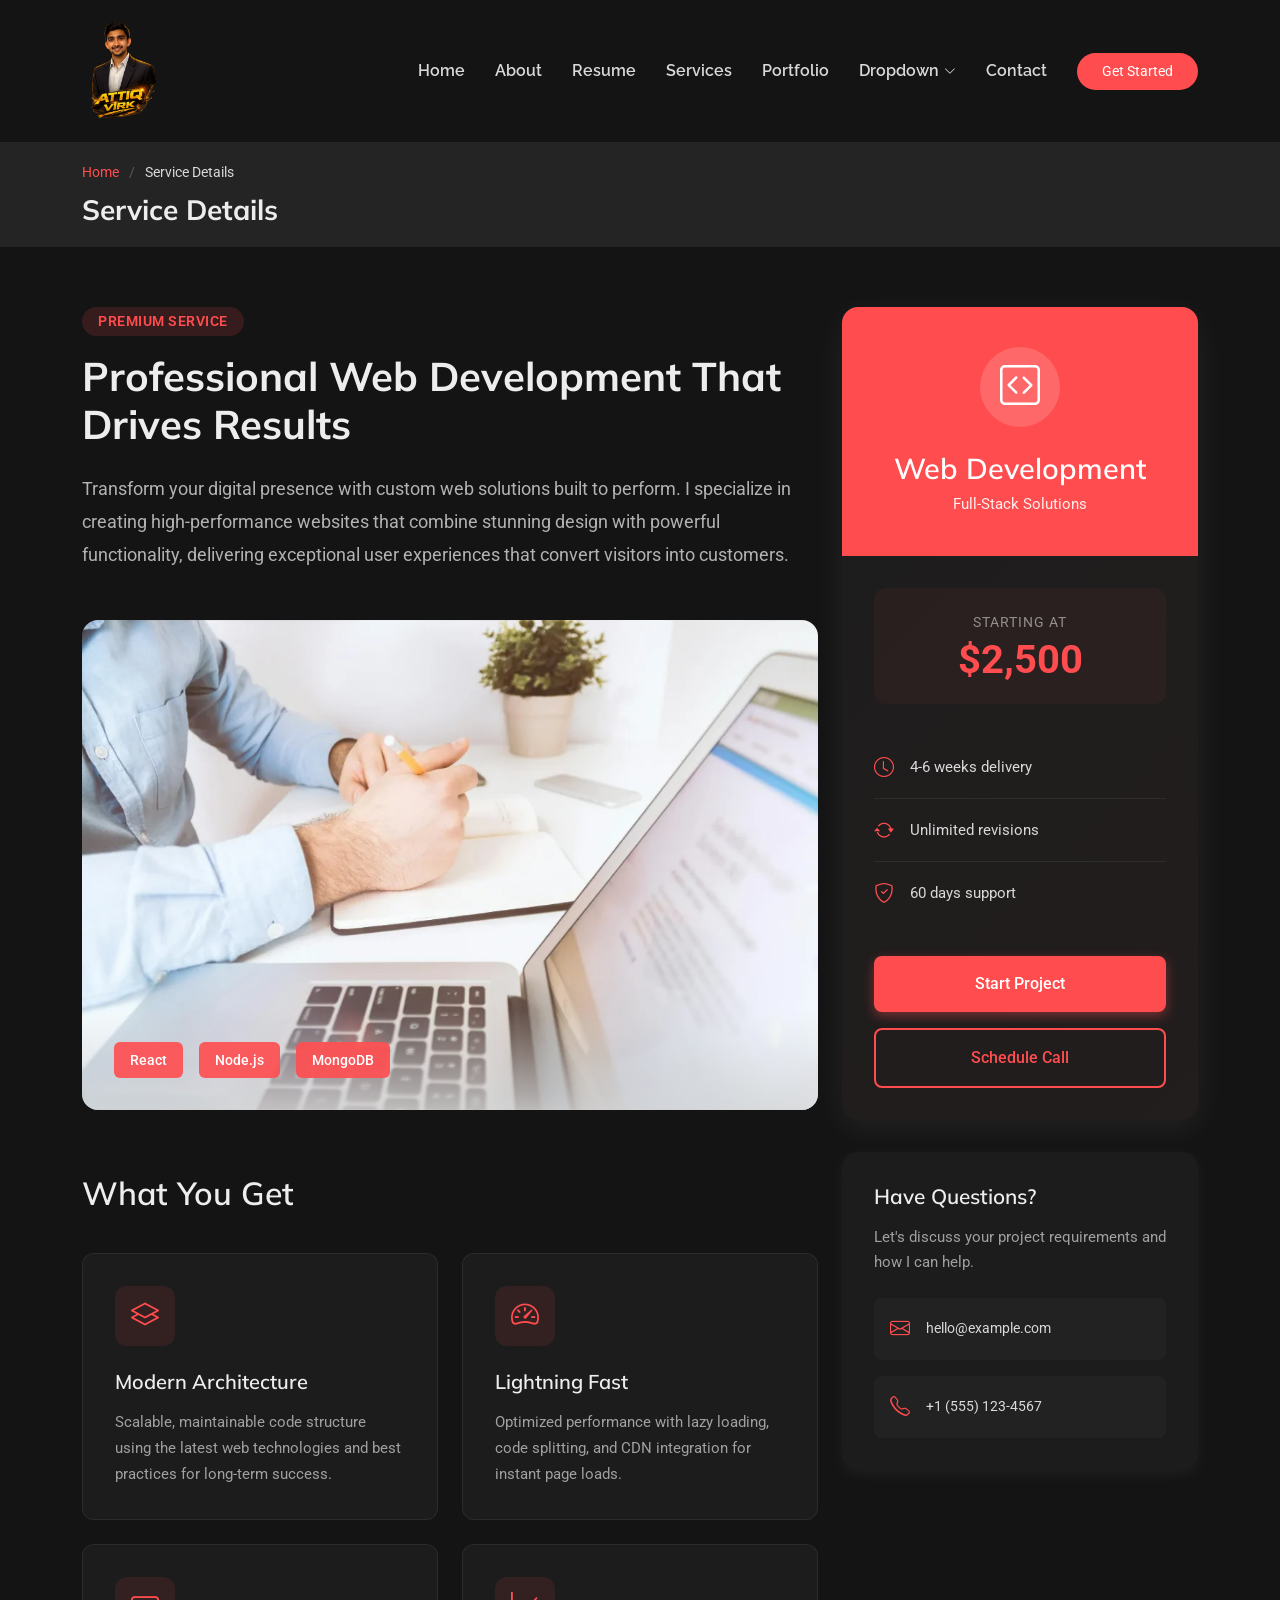
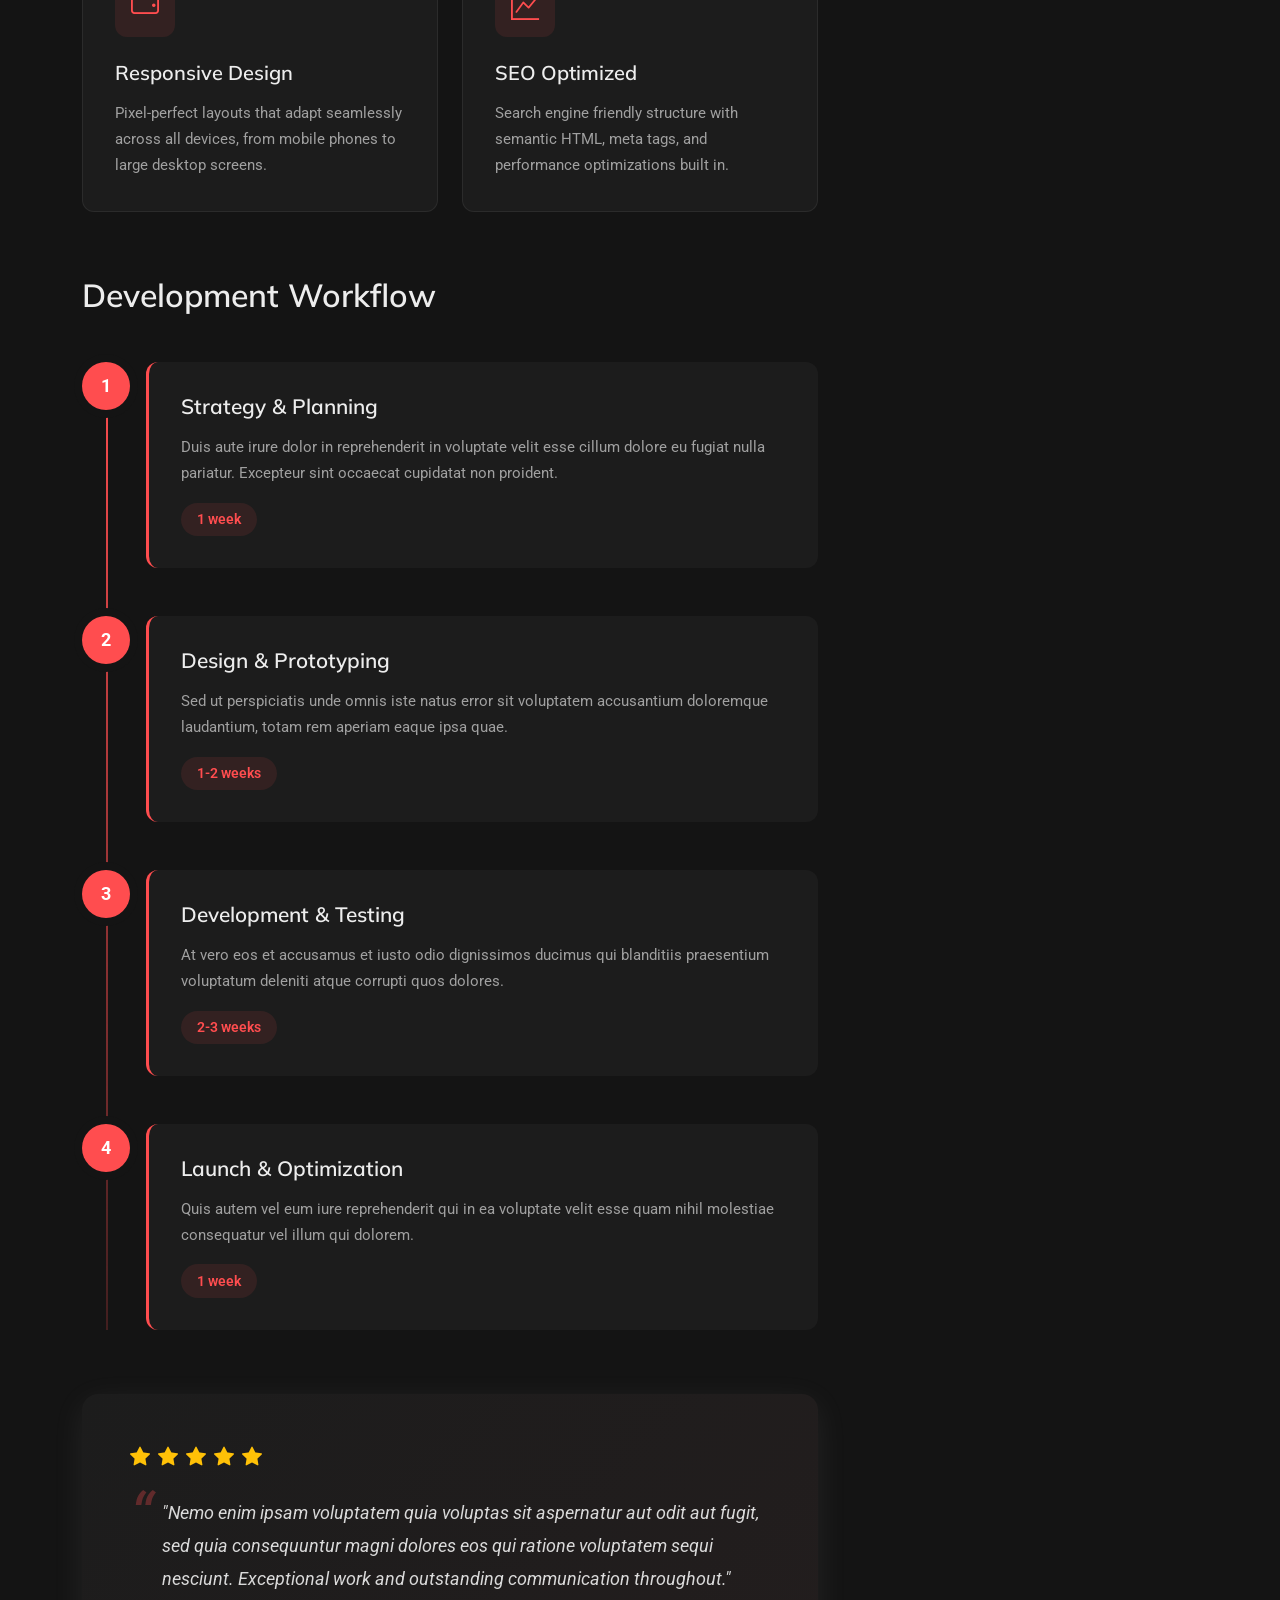
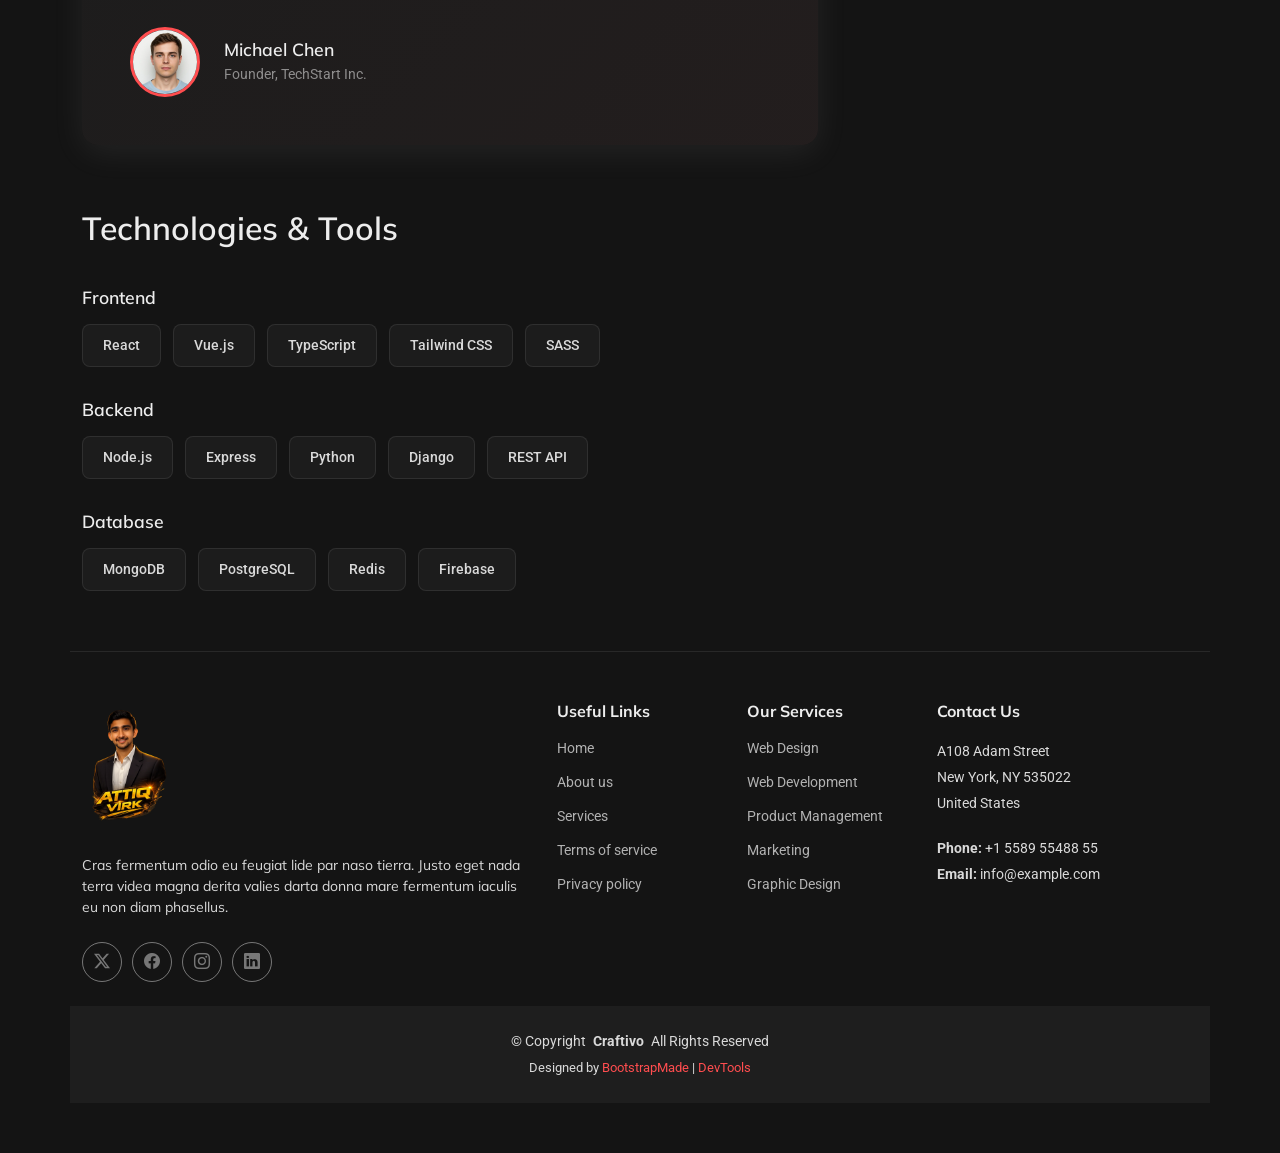
<file: service-details.html>
<!DOCTYPE html>
<html lang="en">

<head>
  <meta charset="utf-8">
  <meta content="width=device-width, initial-scale=1.0" name="viewport">
  <title>Service Details - Craftivo Bootstrap Template</title>
  <meta name="description" content="">
  <meta name="keywords" content="">

  <!-- Favicons -->
  <link href="assets/img/favicon.webp?v=3" rel="icon">
  <link href="assets/img/favicon.webp?v=3" rel="apple-touch-icon">

  <!-- Fonts -->
  <link href="https://fonts.googleapis.com" rel="preconnect">
  <link href="https://fonts.gstatic.com" rel="preconnect" crossorigin>
  <link href="https://fonts.googleapis.com/css2?family=Roboto:ital,wght@0,100;0,300;0,400;0,500;0,700;0,900;1,100;1,300;1,400;1,500;1,700;1,900&family=Raleway:ital,wght@0,100;0,200;0,300;0,400;0,500;0,600;0,700;0,800;0,900;1,100;1,200;1,300;1,400;1,500;1,600;1,700;1,800;1,900&family=Mulish:ital,wght@0,200;0,300;0,400;0,500;0,600;0,700;0,800;0,900;1,200;1,300;1,400;1,500;1,600;1,700;1,800;1,900&display=swap" rel="stylesheet">

  <!-- Vendor CSS Files -->
  <link href="assets/vendor/bootstrap/css/bootstrap.min.css" rel="stylesheet">
  <link href="assets/vendor/bootstrap-icons/bootstrap-icons.css" rel="stylesheet">
  <link href="assets/vendor/aos/aos.css" rel="stylesheet">
  <link href="assets/vendor/glightbox/css/glightbox.min.css" rel="stylesheet">
  <link href="assets/vendor/swiper/swiper-bundle.min.css" rel="stylesheet">

  <!-- Main CSS File -->
  <link href="assets/css/main.css" rel="stylesheet">

  <!-- =======================================================
  * Template Name: Craftivo
  * Template URL: https://bootstrapmade.com/craftivo-bootstrap-portfolio-template/
  * Updated: Oct 04 2025 with Bootstrap v5.3.8
  * Author: BootstrapMade.com
  * License: https://bootstrapmade.com/license/
  ======================================================== -->
</head>

<body class="service-details-page">

  <header id="header" class="header d-flex align-items-center sticky-top">
    <div class="container-fluid container-xl position-relative d-flex align-items-center">

      <a href="index.html" class="logo d-flex align-items-center me-auto">
        <img src="assets/img/logo.webp" class="site-logo site-logo-header" alt="Attiq Virk Logo">
      </a>

      <nav id="navmenu" class="navmenu">
        <ul>
          <li><a href="#hero">Home</a></li>
          <li><a href="#about">About</a></li>
          <li><a href="#resume">Resume</a></li>
          <li><a href="#services">Services</a></li>
          <li><a href="#portfolio">Portfolio</a></li>
          <li class="dropdown"><a href="#"><span>Dropdown</span> <i class="bi bi-chevron-down toggle-dropdown"></i></a>
            <ul>
              <li><a href="#">Dropdown 1</a></li>
              <li class="dropdown"><a href="#"><span>Deep Dropdown</span> <i class="bi bi-chevron-down toggle-dropdown"></i></a>
                <ul>
                  <li><a href="#">Deep Dropdown 1</a></li>
                  <li><a href="#">Deep Dropdown 2</a></li>
                  <li><a href="#">Deep Dropdown 3</a></li>
                  <li><a href="#">Deep Dropdown 4</a></li>
                  <li><a href="#">Deep Dropdown 5</a></li>
                </ul>
              </li>
              <li><a href="#">Dropdown 2</a></li>
              <li><a href="#">Dropdown 3</a></li>
              <li><a href="#">Dropdown 4</a></li>
            </ul>
          </li>
          <li><a href="#contact">Contact</a></li>
        </ul>
        <i class="mobile-nav-toggle d-xl-none bi bi-list"></i>
      </nav>

      <a class="btn-getstarted" href="#about">Get Started</a>

    </div>
  </header>

  <main class="main">

    <!-- Page Title -->
    <div class="page-title light-background">
      <div class="container">
        <nav class="breadcrumbs">
          <ol>
            <li><a href="index.html">Home</a></li>
            <li class="current">Service Details</li>
          </ol>
        </nav>
        <h1>Service Details</h1>
      </div>
    </div><!-- End Page Title -->

    <!-- Service Details Section -->
    <section id="service-details" class="service-details section">

      <div class="container" data-aos="fade-up" data-aos-delay="100">

        <div class="row">

          <div class="col-lg-4 order-lg-2">

            <div class="sticky-sidebar">

              <div class="service-card" data-aos="fade-left" data-aos-delay="200">
                <div class="card-header">
                  <div class="service-icon">
                    <i class="bi bi-code-square"></i>
                  </div>
                  <h3>Web Development</h3>
                  <p class="service-tagline">Full-Stack Solutions</p>
                </div>
                <div class="card-body">
                  <div class="price-tag">
                    <span class="label">Starting at</span>
                    <span class="price">$2,500</span>
                  </div>
                  <ul class="quick-info">
                    <li>
                      <i class="bi bi-clock"></i>
                      <span>4-6 weeks delivery</span>
                    </li>
                    <li>
                      <i class="bi bi-arrow-repeat"></i>
                      <span>Unlimited revisions</span>
                    </li>
                    <li>
                      <i class="bi bi-shield-check"></i>
                      <span>60 days support</span>
                    </li>
                  </ul>
                  <div class="cta-buttons">
                    <a href="#" class="btn-primary">Start Project</a>
                    <a href="#" class="btn-secondary">Schedule Call</a>
                  </div>
                </div>
              </div>

              <div class="contact-card" data-aos="fade-left" data-aos-delay="300">
                <h4>Have Questions?</h4>
                <p>Let's discuss your project requirements and how I can help.</p>
                <div class="contact-methods">
                  <a href="mailto:hello@example.com" class="contact-item">
                    <i class="bi bi-envelope"></i>
                    <span>hello@example.com</span>
                  </a>
                  <a href="tel:+15551234567" class="contact-item">
                    <i class="bi bi-telephone"></i>
                    <span>+1 (555) 123-4567</span>
                  </a>
                </div>
              </div>

            </div>

          </div>

          <div class="col-lg-8 order-lg-1">

            <div class="service-overview" data-aos="fade-up" data-aos-delay="200">
              <div class="overview-header">
                <span class="badge">Premium Service</span>
                <h2>Professional Web Development That Drives Results</h2>
              </div>
              <p class="lead-text">Transform your digital presence with custom web solutions built to perform. I specialize in creating high-performance websites that combine stunning design with powerful functionality, delivering exceptional user experiences that convert visitors into customers.</p>
            </div>

            <div class="service-image-showcase" data-aos="zoom-in" data-aos-delay="300">
              <img src="assets/img/services/services-1.webp" alt="Web Development" class="img-fluid main-image">
              <div class="image-overlay">
                <div class="tech-stack">
                  <span class="tech-item">React</span>
                  <span class="tech-item">Node.js</span>
                  <span class="tech-item">MongoDB</span>
                </div>
              </div>
            </div>

            <div class="features-grid" data-aos="fade-up" data-aos-delay="400">
              <h3 class="section-heading">What You Get</h3>
              <div class="row g-4">
                <div class="col-md-6">
                  <div class="feature-box">
                    <div class="icon-wrapper">
                      <i class="bi bi-layers"></i>
                    </div>
                    <h4>Modern Architecture</h4>
                    <p>Scalable, maintainable code structure using the latest web technologies and best practices for long-term success.</p>
                  </div>
                </div>
                <div class="col-md-6">
                  <div class="feature-box">
                    <div class="icon-wrapper">
                      <i class="bi bi-speedometer2"></i>
                    </div>
                    <h4>Lightning Fast</h4>
                    <p>Optimized performance with lazy loading, code splitting, and CDN integration for instant page loads.</p>
                  </div>
                </div>
                <div class="col-md-6">
                  <div class="feature-box">
                    <div class="icon-wrapper">
                      <i class="bi bi-phone-landscape"></i>
                    </div>
                    <h4>Responsive Design</h4>
                    <p>Pixel-perfect layouts that adapt seamlessly across all devices, from mobile phones to large desktop screens.</p>
                  </div>
                </div>
                <div class="col-md-6">
                  <div class="feature-box">
                    <div class="icon-wrapper">
                      <i class="bi bi-graph-up"></i>
                    </div>
                    <h4>SEO Optimized</h4>
                    <p>Search engine friendly structure with semantic HTML, meta tags, and performance optimizations built in.</p>
                  </div>
                </div>
              </div>
            </div>

            <div class="workflow-section" data-aos="fade-up" data-aos-delay="500">
              <h3 class="section-heading">Development Workflow</h3>
              <div class="timeline">
                <div class="timeline-item">
                  <div class="timeline-marker">1</div>
                  <div class="timeline-content">
                    <h4>Strategy &amp; Planning</h4>
                    <p>Duis aute irure dolor in reprehenderit in voluptate velit esse cillum dolore eu fugiat nulla pariatur. Excepteur sint occaecat cupidatat non proident.</p>
                    <span class="duration">1 week</span>
                  </div>
                </div>
                <div class="timeline-item">
                  <div class="timeline-marker">2</div>
                  <div class="timeline-content">
                    <h4>Design &amp; Prototyping</h4>
                    <p>Sed ut perspiciatis unde omnis iste natus error sit voluptatem accusantium doloremque laudantium, totam rem aperiam eaque ipsa quae.</p>
                    <span class="duration">1-2 weeks</span>
                  </div>
                </div>
                <div class="timeline-item">
                  <div class="timeline-marker">3</div>
                  <div class="timeline-content">
                    <h4>Development &amp; Testing</h4>
                    <p>At vero eos et accusamus et iusto odio dignissimos ducimus qui blanditiis praesentium voluptatum deleniti atque corrupti quos dolores.</p>
                    <span class="duration">2-3 weeks</span>
                  </div>
                </div>
                <div class="timeline-item">
                  <div class="timeline-marker">4</div>
                  <div class="timeline-content">
                    <h4>Launch &amp; Optimization</h4>
                    <p>Quis autem vel eum iure reprehenderit qui in ea voluptate velit esse quam nihil molestiae consequatur vel illum qui dolorem.</p>
                    <span class="duration">1 week</span>
                  </div>
                </div>
              </div>
            </div>

            <div class="testimonial-section" data-aos="fade-up" data-aos-delay="600">
              <div class="testimonial-card">
                <div class="stars">
                  <i class="bi bi-star-fill"></i>
                  <i class="bi bi-star-fill"></i>
                  <i class="bi bi-star-fill"></i>
                  <i class="bi bi-star-fill"></i>
                  <i class="bi bi-star-fill"></i>
                </div>
                <blockquote>
                  "Nemo enim ipsam voluptatem quia voluptas sit aspernatur aut odit aut fugit, sed quia consequuntur magni dolores eos qui ratione voluptatem sequi nesciunt. Exceptional work and outstanding communication throughout."
                </blockquote>
                <div class="client-info">
                  <img src="assets/img/person/person-m-5.webp" alt="Michael Chen" class="client-avatar">
                  <div class="client-details">
                    <h5>Michael Chen</h5>
                    <p>Founder, TechStart Inc.</p>
                  </div>
                </div>
              </div>
            </div>

            <div class="tech-details" data-aos="fade-up" data-aos-delay="700">
              <h3 class="section-heading">Technologies &amp; Tools</h3>
              <div class="tech-categories">
                <div class="tech-category">
                  <h5>Frontend</h5>
                  <div class="tech-tags">
                    <span>React</span>
                    <span>Vue.js</span>
                    <span>TypeScript</span>
                    <span>Tailwind CSS</span>
                    <span>SASS</span>
                  </div>
                </div>
                <div class="tech-category">
                  <h5>Backend</h5>
                  <div class="tech-tags">
                    <span>Node.js</span>
                    <span>Express</span>
                    <span>Python</span>
                    <span>Django</span>
                    <span>REST API</span>
                  </div>
                </div>
                <div class="tech-category">
                  <h5>Database</h5>
                  <div class="tech-tags">
                    <span>MongoDB</span>
                    <span>PostgreSQL</span>
                    <span>Redis</span>
                    <span>Firebase</span>
                  </div>
                </div>
              </div>
            </div>

          </div>

        </div>

      </div>

    </section><!-- /Service Details Section -->

  </main>

  <footer id="footer" class="footer">

    <div class="container footer-top">
      <div class="row gy-4">
        <div class="col-lg-5 col-md-12 footer-about">
          <a href="index.html" class="logo d-flex align-items-center">
            <img src="assets/img/logo.webp" class="site-logo site-logo-footer" alt="Attiq Virk Logo">
          </a>
          <p>Cras fermentum odio eu feugiat lide par naso tierra. Justo eget nada terra videa magna derita valies darta donna mare fermentum iaculis eu non diam phasellus.</p>
          <div class="social-links d-flex mt-4">
            <a href=""><i class="bi bi-twitter-x"></i></a>
            <a href=""><i class="bi bi-facebook"></i></a>
            <a href=""><i class="bi bi-instagram"></i></a>
            <a href=""><i class="bi bi-linkedin"></i></a>
          </div>
        </div>

        <div class="col-lg-2 col-6 footer-links">
          <h4>Useful Links</h4>
          <ul>
            <li><a href="#">Home</a></li>
            <li><a href="#">About us</a></li>
            <li><a href="#">Services</a></li>
            <li><a href="#">Terms of service</a></li>
            <li><a href="#">Privacy policy</a></li>
          </ul>
        </div>

        <div class="col-lg-2 col-6 footer-links">
          <h4>Our Services</h4>
          <ul>
            <li><a href="#">Web Design</a></li>
            <li><a href="#">Web Development</a></li>
            <li><a href="#">Product Management</a></li>
            <li><a href="#">Marketing</a></li>
            <li><a href="#">Graphic Design</a></li>
          </ul>
        </div>

        <div class="col-lg-3 col-md-12 footer-contact text-center text-md-start">
          <h4>Contact Us</h4>
          <p>A108 Adam Street</p>
          <p>New York, NY 535022</p>
          <p>United States</p>
          <p class="mt-4"><strong>Phone:</strong> <span>+1 5589 55488 55</span></p>
          <p><strong>Email:</strong> <span>info@example.com</span></p>
        </div>

      </div>
    </div>

    <div class="container copyright text-center mt-4">
      <p>© <span>Copyright</span> <strong class="px-1 sitename">Craftivo</strong> <span>All Rights Reserved</span></p>
      <div class="credits">
        <!-- All the links in the footer should remain intact. -->
        <!-- You can delete the links only if you've purchased the pro version. -->
        <!-- Licensing information: https://bootstrapmade.com/license/ -->
        <!-- Purchase the pro version with working PHP/AJAX contact form: [buy-url] -->
        Designed by <a href="https://bootstrapmade.com/">BootstrapMade</a> | <a href="https://bootstrapmade.com/tools/">DevTools</a>
      </div>
    </div>

  </footer>

<!-- Preloader -->
  <div id="preloader"></div>

  <!-- Vendor JS Files -->
  <script src="assets/vendor/bootstrap/js/bootstrap.bundle.min.js"></script>
  <script src="assets/vendor/php-email-form/validate.js"></script>
  <script src="assets/vendor/aos/aos.js"></script>
  <script src="assets/vendor/typed.js/typed.umd.js"></script>
  <script src="assets/vendor/waypoints/noframework.waypoints.js"></script>
  <script src="assets/vendor/glightbox/js/glightbox.min.js"></script>
  <script src="assets/vendor/imagesloaded/imagesloaded.pkgd.min.js"></script>
  <script src="assets/vendor/isotope-layout/isotope.pkgd.min.js"></script>
  <script src="assets/vendor/swiper/swiper-bundle.min.js"></script>

  <!-- Main JS File -->
  <script src="assets/js/main.js"></script>

</body>

</html>
</file>
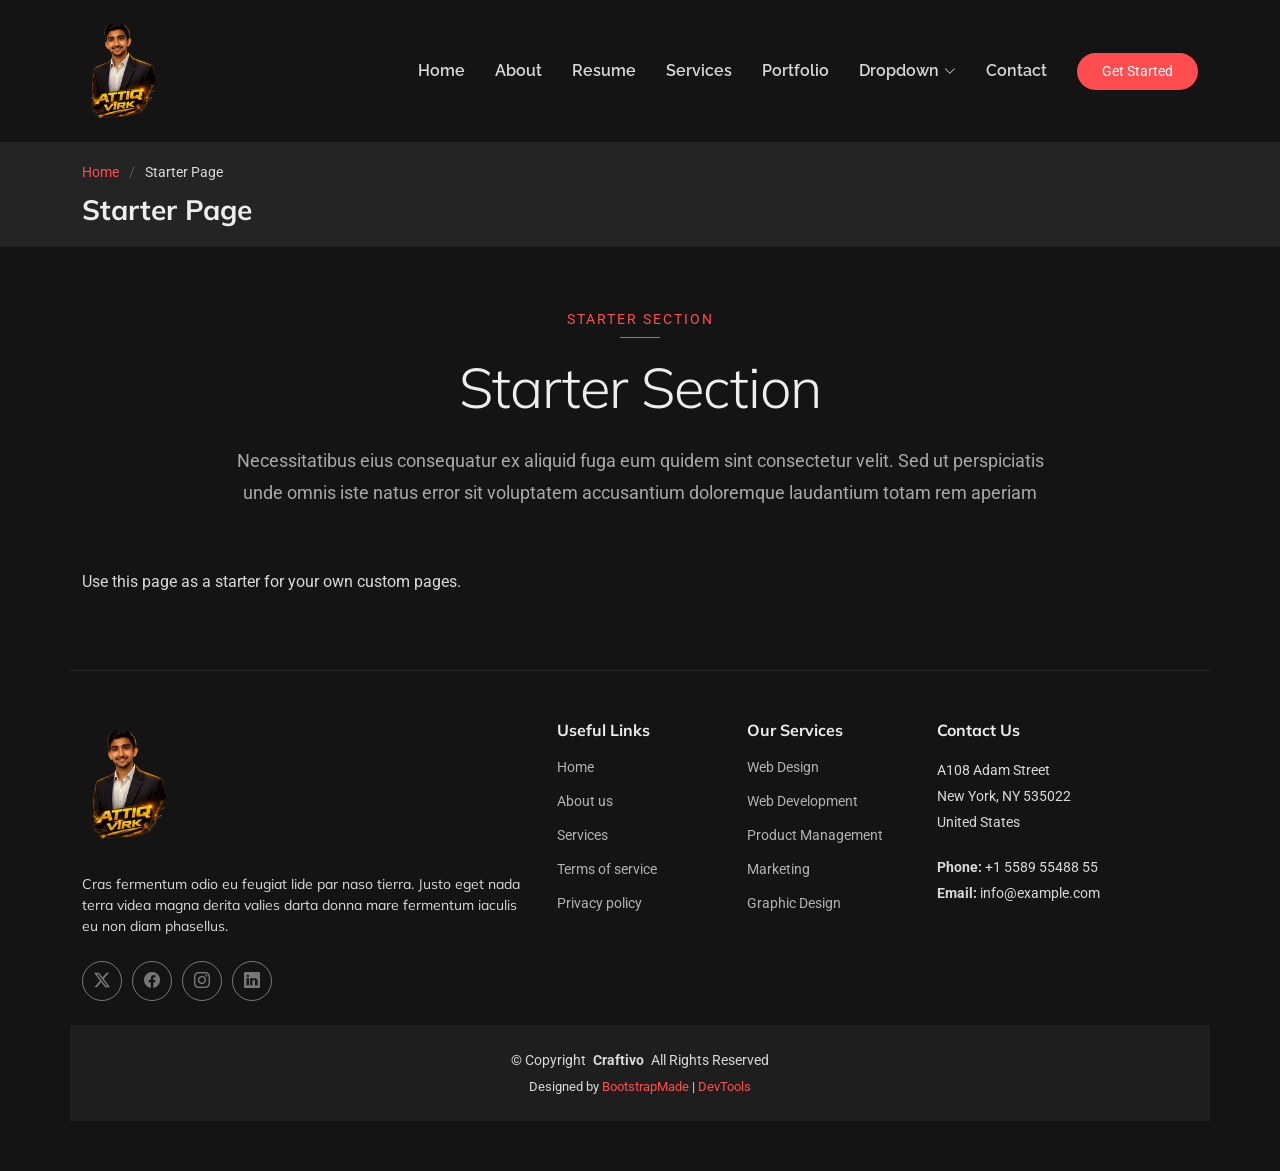
<file: starter-page.html>
<!DOCTYPE html>
<html lang="en">

<head>
  <meta charset="utf-8">
  <meta content="width=device-width, initial-scale=1.0" name="viewport">
  <title>Starter Page - Craftivo Bootstrap Template</title>
  <meta name="description" content="">
  <meta name="keywords" content="">

  <!-- Favicons -->
  <link href="assets/img/favicon.webp?v=3" rel="icon">
  <link href="assets/img/favicon.webp?v=3" rel="apple-touch-icon">

  <!-- Fonts -->
  <link href="https://fonts.googleapis.com" rel="preconnect">
  <link href="https://fonts.gstatic.com" rel="preconnect" crossorigin>
  <link href="https://fonts.googleapis.com/css2?family=Roboto:ital,wght@0,100;0,300;0,400;0,500;0,700;0,900;1,100;1,300;1,400;1,500;1,700;1,900&family=Raleway:ital,wght@0,100;0,200;0,300;0,400;0,500;0,600;0,700;0,800;0,900;1,100;1,200;1,300;1,400;1,500;1,600;1,700;1,800;1,900&family=Mulish:ital,wght@0,200;0,300;0,400;0,500;0,600;0,700;0,800;0,900;1,200;1,300;1,400;1,500;1,600;1,700;1,800;1,900&display=swap" rel="stylesheet">

  <!-- Vendor CSS Files -->
  <link href="assets/vendor/bootstrap/css/bootstrap.min.css" rel="stylesheet">
  <link href="assets/vendor/bootstrap-icons/bootstrap-icons.css" rel="stylesheet">
  <link href="assets/vendor/aos/aos.css" rel="stylesheet">
  <link href="assets/vendor/glightbox/css/glightbox.min.css" rel="stylesheet">
  <link href="assets/vendor/swiper/swiper-bundle.min.css" rel="stylesheet">

  <!-- Main CSS File -->
  <link href="assets/css/main.css" rel="stylesheet">

  <!-- =======================================================
  * Template Name: Craftivo
  * Template URL: https://bootstrapmade.com/craftivo-bootstrap-portfolio-template/
  * Updated: Oct 04 2025 with Bootstrap v5.3.8
  * Author: BootstrapMade.com
  * License: https://bootstrapmade.com/license/
  ======================================================== -->
</head>

<body class="starter-page-page">

  <header id="header" class="header d-flex align-items-center sticky-top">
    <div class="container-fluid container-xl position-relative d-flex align-items-center">

      <a href="index.html" class="logo d-flex align-items-center me-auto">
        <img src="assets/img/logo.webp" class="site-logo site-logo-header" alt="Attiq Virk Logo">
      </a>

      <nav id="navmenu" class="navmenu">
        <ul>
          <li><a href="#hero">Home</a></li>
          <li><a href="#about">About</a></li>
          <li><a href="#resume">Resume</a></li>
          <li><a href="#services">Services</a></li>
          <li><a href="#portfolio">Portfolio</a></li>
          <li class="dropdown"><a href="#"><span>Dropdown</span> <i class="bi bi-chevron-down toggle-dropdown"></i></a>
            <ul>
              <li><a href="#">Dropdown 1</a></li>
              <li class="dropdown"><a href="#"><span>Deep Dropdown</span> <i class="bi bi-chevron-down toggle-dropdown"></i></a>
                <ul>
                  <li><a href="#">Deep Dropdown 1</a></li>
                  <li><a href="#">Deep Dropdown 2</a></li>
                  <li><a href="#">Deep Dropdown 3</a></li>
                  <li><a href="#">Deep Dropdown 4</a></li>
                  <li><a href="#">Deep Dropdown 5</a></li>
                </ul>
              </li>
              <li><a href="#">Dropdown 2</a></li>
              <li><a href="#">Dropdown 3</a></li>
              <li><a href="#">Dropdown 4</a></li>
            </ul>
          </li>
          <li><a href="#contact">Contact</a></li>
        </ul>
        <i class="mobile-nav-toggle d-xl-none bi bi-list"></i>
      </nav>

      <a class="btn-getstarted" href="#about">Get Started</a>

    </div>
  </header>

  <main class="main">

    <!-- Page Title -->
    <div class="page-title light-background">
      <div class="container">
        <nav class="breadcrumbs">
          <ol>
            <li><a href="index.html">Home</a></li>
            <li class="current">Starter Page</li>
          </ol>
        </nav>
        <h1>Starter Page</h1>
      </div>
    </div><!-- End Page Title -->

    <!-- Starter Section Section -->
    <section id="starter-section" class="starter-section section">

      <!-- Section Title -->
      <div class="container section-title" data-aos="fade-up">
        <span class="subtitle">Starter Section</span>
        <h2>Starter Section</h2>
        <p>Necessitatibus eius consequatur ex aliquid fuga eum quidem sint consectetur velit. Sed ut perspiciatis unde omnis iste natus error sit voluptatem accusantium doloremque laudantium totam rem aperiam</p>
      </div><!-- End Section Title -->

      <div class="container" data-aos="fade-up">
        <p>Use this page as a starter for your own custom pages.</p>
      </div>

    </section><!-- /Starter Section Section -->

  </main>

  <footer id="footer" class="footer">

    <div class="container footer-top">
      <div class="row gy-4">
        <div class="col-lg-5 col-md-12 footer-about">
          <a href="index.html" class="logo d-flex align-items-center">
            <img src="assets/img/logo.webp" class="site-logo site-logo-footer" alt="Attiq Virk Logo">
          </a>
          <p>Cras fermentum odio eu feugiat lide par naso tierra. Justo eget nada terra videa magna derita valies darta donna mare fermentum iaculis eu non diam phasellus.</p>
          <div class="social-links d-flex mt-4">
            <a href=""><i class="bi bi-twitter-x"></i></a>
            <a href=""><i class="bi bi-facebook"></i></a>
            <a href=""><i class="bi bi-instagram"></i></a>
            <a href=""><i class="bi bi-linkedin"></i></a>
          </div>
        </div>

        <div class="col-lg-2 col-6 footer-links">
          <h4>Useful Links</h4>
          <ul>
            <li><a href="#">Home</a></li>
            <li><a href="#">About us</a></li>
            <li><a href="#">Services</a></li>
            <li><a href="#">Terms of service</a></li>
            <li><a href="#">Privacy policy</a></li>
          </ul>
        </div>

        <div class="col-lg-2 col-6 footer-links">
          <h4>Our Services</h4>
          <ul>
            <li><a href="#">Web Design</a></li>
            <li><a href="#">Web Development</a></li>
            <li><a href="#">Product Management</a></li>
            <li><a href="#">Marketing</a></li>
            <li><a href="#">Graphic Design</a></li>
          </ul>
        </div>

        <div class="col-lg-3 col-md-12 footer-contact text-center text-md-start">
          <h4>Contact Us</h4>
          <p>A108 Adam Street</p>
          <p>New York, NY 535022</p>
          <p>United States</p>
          <p class="mt-4"><strong>Phone:</strong> <span>+1 5589 55488 55</span></p>
          <p><strong>Email:</strong> <span>info@example.com</span></p>
        </div>

      </div>
    </div>

    <div class="container copyright text-center mt-4">
      <p>© <span>Copyright</span> <strong class="px-1 sitename">Craftivo</strong> <span>All Rights Reserved</span></p>
      <div class="credits">
        <!-- All the links in the footer should remain intact. -->
        <!-- You can delete the links only if you've purchased the pro version. -->
        <!-- Licensing information: https://bootstrapmade.com/license/ -->
        <!-- Purchase the pro version with working PHP/AJAX contact form: [buy-url] -->
        Designed by <a href="https://bootstrapmade.com/">BootstrapMade</a> | <a href="https://bootstrapmade.com/tools/">DevTools</a>
      </div>
    </div>

  </footer>

<!-- Preloader -->
  <div id="preloader"></div>

  <!-- Vendor JS Files -->
  <script src="assets/vendor/bootstrap/js/bootstrap.bundle.min.js"></script>
  <script src="assets/vendor/php-email-form/validate.js"></script>
  <script src="assets/vendor/aos/aos.js"></script>
  <script src="assets/vendor/typed.js/typed.umd.js"></script>
  <script src="assets/vendor/waypoints/noframework.waypoints.js"></script>
  <script src="assets/vendor/glightbox/js/glightbox.min.js"></script>
  <script src="assets/vendor/imagesloaded/imagesloaded.pkgd.min.js"></script>
  <script src="assets/vendor/isotope-layout/isotope.pkgd.min.js"></script>
  <script src="assets/vendor/swiper/swiper-bundle.min.js"></script>

  <!-- Main JS File -->
  <script src="assets/js/main.js"></script>

</body>

</html>
</file>
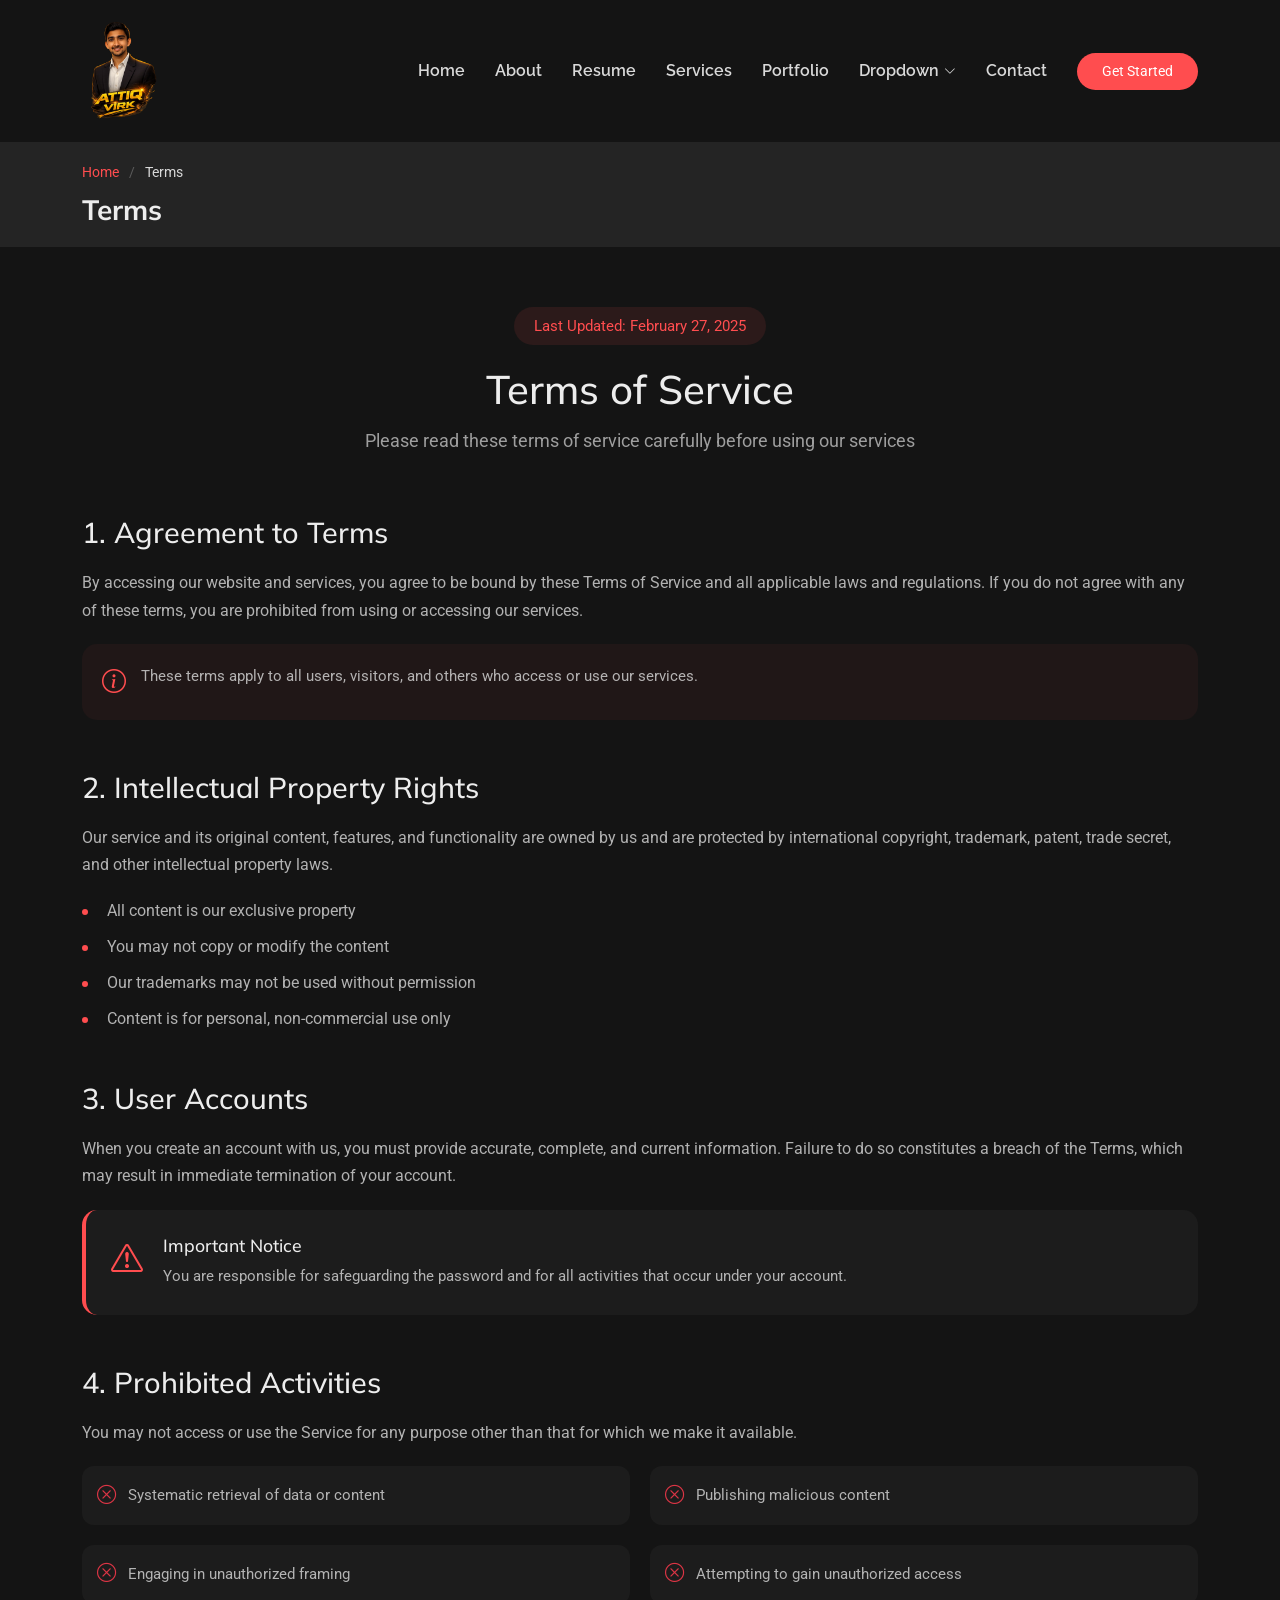
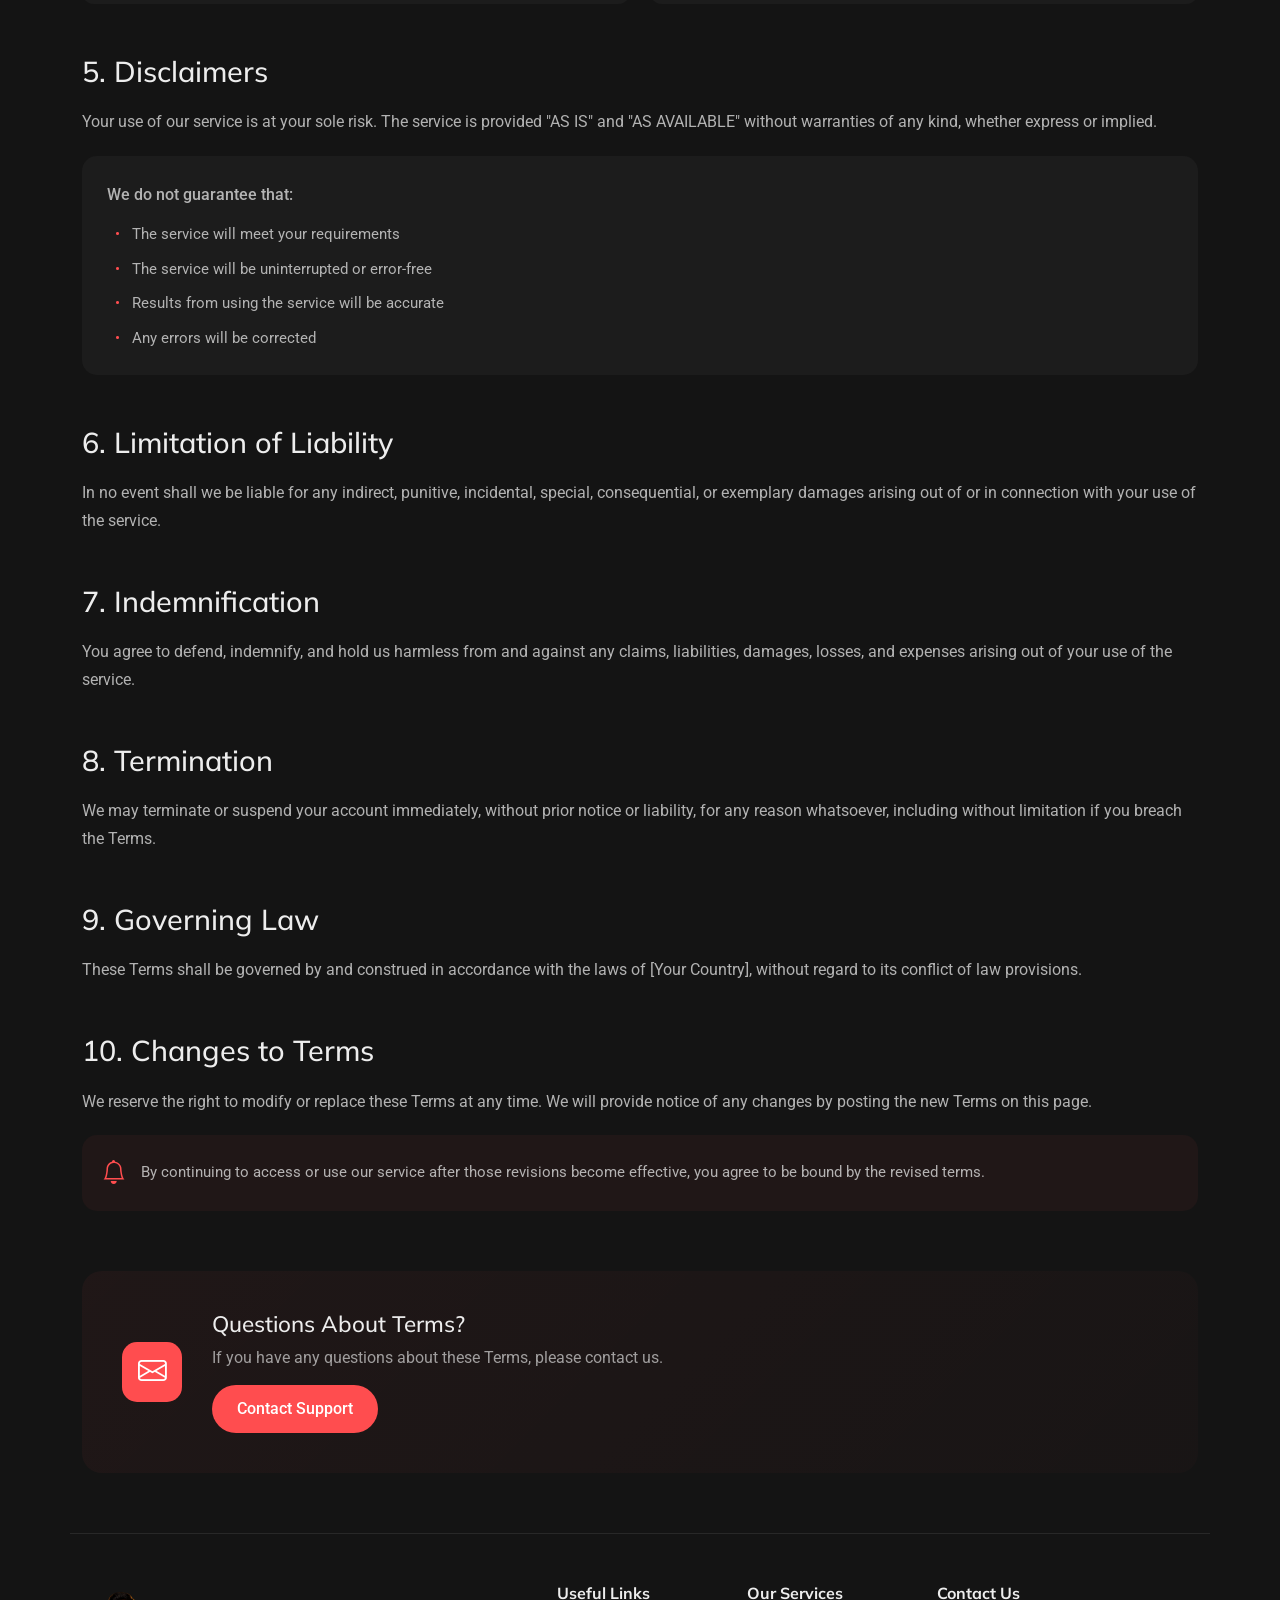
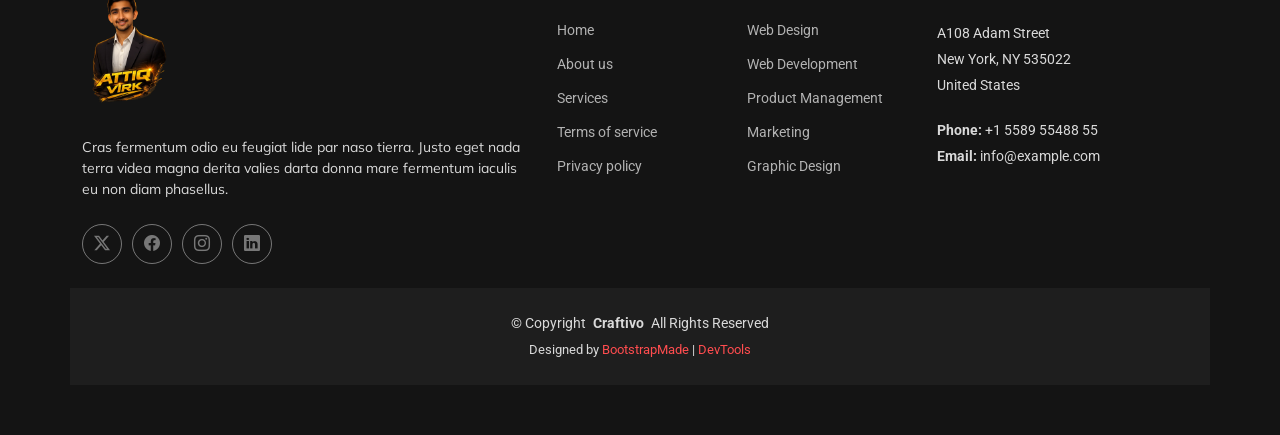
<file: terms.html>
<!DOCTYPE html>
<html lang="en">

<head>
  <meta charset="utf-8">
  <meta content="width=device-width, initial-scale=1.0" name="viewport">
  <title>Terms - Craftivo Bootstrap Template</title>
  <meta name="description" content="">
  <meta name="keywords" content="">

  <!-- Favicons -->
  <link href="assets/img/favicon.webp?v=3" rel="icon">
  <link href="assets/img/favicon.webp?v=3" rel="apple-touch-icon">

  <!-- Fonts -->
  <link href="https://fonts.googleapis.com" rel="preconnect">
  <link href="https://fonts.gstatic.com" rel="preconnect" crossorigin>
  <link href="https://fonts.googleapis.com/css2?family=Roboto:ital,wght@0,100;0,300;0,400;0,500;0,700;0,900;1,100;1,300;1,400;1,500;1,700;1,900&family=Raleway:ital,wght@0,100;0,200;0,300;0,400;0,500;0,600;0,700;0,800;0,900;1,100;1,200;1,300;1,400;1,500;1,600;1,700;1,800;1,900&family=Mulish:ital,wght@0,200;0,300;0,400;0,500;0,600;0,700;0,800;0,900;1,200;1,300;1,400;1,500;1,600;1,700;1,800;1,900&display=swap" rel="stylesheet">

  <!-- Vendor CSS Files -->
  <link href="assets/vendor/bootstrap/css/bootstrap.min.css" rel="stylesheet">
  <link href="assets/vendor/bootstrap-icons/bootstrap-icons.css" rel="stylesheet">
  <link href="assets/vendor/aos/aos.css" rel="stylesheet">
  <link href="assets/vendor/glightbox/css/glightbox.min.css" rel="stylesheet">
  <link href="assets/vendor/swiper/swiper-bundle.min.css" rel="stylesheet">

  <!-- Main CSS File -->
  <link href="assets/css/main.css" rel="stylesheet">

  <!-- =======================================================
  * Template Name: Craftivo
  * Template URL: https://bootstrapmade.com/craftivo-bootstrap-portfolio-template/
  * Updated: Oct 04 2025 with Bootstrap v5.3.8
  * Author: BootstrapMade.com
  * License: https://bootstrapmade.com/license/
  ======================================================== -->
</head>

<body class="terms-page">

  <header id="header" class="header d-flex align-items-center sticky-top">
    <div class="container-fluid container-xl position-relative d-flex align-items-center">

      <a href="index.html" class="logo d-flex align-items-center me-auto">
        <img src="assets/img/logo.webp" class="site-logo site-logo-header" alt="Attiq Virk Logo">
      </a>

      <nav id="navmenu" class="navmenu">
        <ul>
          <li><a href="#hero">Home</a></li>
          <li><a href="#about">About</a></li>
          <li><a href="#resume">Resume</a></li>
          <li><a href="#services">Services</a></li>
          <li><a href="#portfolio">Portfolio</a></li>
          <li class="dropdown"><a href="#"><span>Dropdown</span> <i class="bi bi-chevron-down toggle-dropdown"></i></a>
            <ul>
              <li><a href="#">Dropdown 1</a></li>
              <li class="dropdown"><a href="#"><span>Deep Dropdown</span> <i class="bi bi-chevron-down toggle-dropdown"></i></a>
                <ul>
                  <li><a href="#">Deep Dropdown 1</a></li>
                  <li><a href="#">Deep Dropdown 2</a></li>
                  <li><a href="#">Deep Dropdown 3</a></li>
                  <li><a href="#">Deep Dropdown 4</a></li>
                  <li><a href="#">Deep Dropdown 5</a></li>
                </ul>
              </li>
              <li><a href="#">Dropdown 2</a></li>
              <li><a href="#">Dropdown 3</a></li>
              <li><a href="#">Dropdown 4</a></li>
            </ul>
          </li>
          <li><a href="#contact">Contact</a></li>
        </ul>
        <i class="mobile-nav-toggle d-xl-none bi bi-list"></i>
      </nav>

      <a class="btn-getstarted" href="#about">Get Started</a>

    </div>
  </header>

  <main class="main">

    <!-- Page Title -->
    <div class="page-title light-background">
      <div class="container">
        <nav class="breadcrumbs">
          <ol>
            <li><a href="index.html">Home</a></li>
            <li class="current">Terms</li>
          </ol>
        </nav>
        <h1>Terms</h1>
      </div>
    </div><!-- End Page Title -->

    <!-- Terms Of Service Section -->
    <section id="terms-of-service" class="terms-of-service section">

      <div class="container" data-aos="fade-up">
        <!-- Page Header -->
        <div class="tos-header text-center" data-aos="fade-up">
          <span class="last-updated">Last Updated: February 27, 2025</span>
          <h2>Terms of Service</h2>
          <p>Please read these terms of service carefully before using our services</p>
        </div>

        <!-- Content -->
        <div class="tos-content" data-aos="fade-up" data-aos-delay="200">
          <!-- Agreement Section -->
          <div id="agreement" class="content-section">
            <h3>1. Agreement to Terms</h3>
            <p>By accessing our website and services, you agree to be bound by these Terms of Service and all applicable laws and regulations. If you do not agree with any of these terms, you are prohibited from using or accessing our services.</p>
            <div class="info-box">
              <i class="bi bi-info-circle"></i>
              <p>These terms apply to all users, visitors, and others who access or use our services.</p>
            </div>
          </div>

          <!-- Intellectual Property -->
          <div id="intellectual-property" class="content-section">
            <h3>2. Intellectual Property Rights</h3>
            <p>Our service and its original content, features, and functionality are owned by us and are protected by international copyright, trademark, patent, trade secret, and other intellectual property laws.</p>
            <ul class="list-items">
              <li>All content is our exclusive property</li>
              <li>You may not copy or modify the content</li>
              <li>Our trademarks may not be used without permission</li>
              <li>Content is for personal, non-commercial use only</li>
            </ul>
          </div>

          <!-- User Accounts -->
          <div id="user-accounts" class="content-section">
            <h3>3. User Accounts</h3>
            <p>When you create an account with us, you must provide accurate, complete, and current information. Failure to do so constitutes a breach of the Terms, which may result in immediate termination of your account.</p>
            <div class="alert-box">
              <i class="bi bi-exclamation-triangle"></i>
              <div class="alert-content">
                <h5>Important Notice</h5>
                <p>You are responsible for safeguarding the password and for all activities that occur under your account.</p>
              </div>
            </div>
          </div>

          <!-- Prohibited Activities -->
          <div id="prohibited" class="content-section">
            <h3>4. Prohibited Activities</h3>
            <p>You may not access or use the Service for any purpose other than that for which we make it available.</p>
            <div class="prohibited-list">
              <div class="prohibited-item">
                <i class="bi bi-x-circle"></i>
                <span>Systematic retrieval of data or content</span>
              </div>
              <div class="prohibited-item">
                <i class="bi bi-x-circle"></i>
                <span>Publishing malicious content</span>
              </div>
              <div class="prohibited-item">
                <i class="bi bi-x-circle"></i>
                <span>Engaging in unauthorized framing</span>
              </div>
              <div class="prohibited-item">
                <i class="bi bi-x-circle"></i>
                <span>Attempting to gain unauthorized access</span>
              </div>
            </div>
          </div>

          <!-- Disclaimers -->
          <div id="disclaimer" class="content-section">
            <h3>5. Disclaimers</h3>
            <p>Your use of our service is at your sole risk. The service is provided "AS IS" and "AS AVAILABLE" without warranties of any kind, whether express or implied.</p>
            <div class="disclaimer-box">
              <p>We do not guarantee that:</p>
              <ul>
                <li>The service will meet your requirements</li>
                <li>The service will be uninterrupted or error-free</li>
                <li>Results from using the service will be accurate</li>
                <li>Any errors will be corrected</li>
              </ul>
            </div>
          </div>

          <!-- Limitation of Liability -->
          <div id="limitation" class="content-section">
            <h3>6. Limitation of Liability</h3>
            <p>In no event shall we be liable for any indirect, punitive, incidental, special, consequential, or exemplary damages arising out of or in connection with your use of the service.</p>
          </div>

          <!-- Indemnification -->
          <div id="indemnification" class="content-section">
            <h3>7. Indemnification</h3>
            <p>You agree to defend, indemnify, and hold us harmless from and against any claims, liabilities, damages, losses, and expenses arising out of your use of the service.</p>
          </div>

          <!-- Termination -->
          <div id="termination" class="content-section">
            <h3>8. Termination</h3>
            <p>We may terminate or suspend your account immediately, without prior notice or liability, for any reason whatsoever, including without limitation if you breach the Terms.</p>
          </div>

          <!-- Governing Law -->
          <div id="governing-law" class="content-section">
            <h3>9. Governing Law</h3>
            <p>These Terms shall be governed by and construed in accordance with the laws of [Your Country], without regard to its conflict of law provisions.</p>
          </div>

          <!-- Changes -->
          <div id="changes" class="content-section">
            <h3>10. Changes to Terms</h3>
            <p>We reserve the right to modify or replace these Terms at any time. We will provide notice of any changes by posting the new Terms on this page.</p>
            <div class="notice-box">
              <i class="bi bi-bell"></i>
              <p>By continuing to access or use our service after those revisions become effective, you agree to be bound by the revised terms.</p>
            </div>
          </div>
        </div>

        <!-- Contact Section -->
        <div class="tos-contact" data-aos="fade-up" data-aos-delay="300">
          <div class="contact-box">
            <div class="contact-icon">
              <i class="bi bi-envelope"></i>
            </div>
            <div class="contact-content">
              <h4>Questions About Terms?</h4>
              <p>If you have any questions about these Terms, please contact us.</p>
              <a href="#" class="contact-link">Contact Support</a>
            </div>
          </div>
        </div>
      </div>

    </section><!-- /Terms Of Service Section -->

  </main>

  <footer id="footer" class="footer">

    <div class="container footer-top">
      <div class="row gy-4">
        <div class="col-lg-5 col-md-12 footer-about">
          <a href="index.html" class="logo d-flex align-items-center">
            <img src="assets/img/logo.webp" class="site-logo site-logo-footer" alt="Attiq Virk Logo">
          </a>
          <p>Cras fermentum odio eu feugiat lide par naso tierra. Justo eget nada terra videa magna derita valies darta donna mare fermentum iaculis eu non diam phasellus.</p>
          <div class="social-links d-flex mt-4">
            <a href=""><i class="bi bi-twitter-x"></i></a>
            <a href=""><i class="bi bi-facebook"></i></a>
            <a href=""><i class="bi bi-instagram"></i></a>
            <a href=""><i class="bi bi-linkedin"></i></a>
          </div>
        </div>

        <div class="col-lg-2 col-6 footer-links">
          <h4>Useful Links</h4>
          <ul>
            <li><a href="#">Home</a></li>
            <li><a href="#">About us</a></li>
            <li><a href="#">Services</a></li>
            <li><a href="#">Terms of service</a></li>
            <li><a href="#">Privacy policy</a></li>
          </ul>
        </div>

        <div class="col-lg-2 col-6 footer-links">
          <h4>Our Services</h4>
          <ul>
            <li><a href="#">Web Design</a></li>
            <li><a href="#">Web Development</a></li>
            <li><a href="#">Product Management</a></li>
            <li><a href="#">Marketing</a></li>
            <li><a href="#">Graphic Design</a></li>
          </ul>
        </div>

        <div class="col-lg-3 col-md-12 footer-contact text-center text-md-start">
          <h4>Contact Us</h4>
          <p>A108 Adam Street</p>
          <p>New York, NY 535022</p>
          <p>United States</p>
          <p class="mt-4"><strong>Phone:</strong> <span>+1 5589 55488 55</span></p>
          <p><strong>Email:</strong> <span>info@example.com</span></p>
        </div>

      </div>
    </div>

    <div class="container copyright text-center mt-4">
      <p>© <span>Copyright</span> <strong class="px-1 sitename">Craftivo</strong> <span>All Rights Reserved</span></p>
      <div class="credits">
        <!-- All the links in the footer should remain intact. -->
        <!-- You can delete the links only if you've purchased the pro version. -->
        <!-- Licensing information: https://bootstrapmade.com/license/ -->
        <!-- Purchase the pro version with working PHP/AJAX contact form: [buy-url] -->
        Designed by <a href="https://bootstrapmade.com/">BootstrapMade</a> | <a href="https://bootstrapmade.com/tools/">DevTools</a>
      </div>
    </div>

  </footer>

<!-- Preloader -->
  <div id="preloader"></div>

  <!-- Vendor JS Files -->
  <script src="assets/vendor/bootstrap/js/bootstrap.bundle.min.js"></script>
  <script src="assets/vendor/php-email-form/validate.js"></script>
  <script src="assets/vendor/aos/aos.js"></script>
  <script src="assets/vendor/typed.js/typed.umd.js"></script>
  <script src="assets/vendor/waypoints/noframework.waypoints.js"></script>
  <script src="assets/vendor/glightbox/js/glightbox.min.js"></script>
  <script src="assets/vendor/imagesloaded/imagesloaded.pkgd.min.js"></script>
  <script src="assets/vendor/isotope-layout/isotope.pkgd.min.js"></script>
  <script src="assets/vendor/swiper/swiper-bundle.min.js"></script>

  <!-- Main JS File -->
  <script src="assets/js/main.js"></script>

</body>

</html>
</file>
<file: assets/css/main.css>
/**
* Template Name: Craftivo
* Template URL: https://bootstrapmade.com/craftivo-bootstrap-portfolio-template/
* Updated: Oct 04 2025 with Bootstrap v5.3.8
* Author: BootstrapMade.com
* License: https://bootstrapmade.com/license/
*/

@charset "UTF-8";

/*--------------------------------------------------------------
# Font & Color Variables
# Help: https://bootstrapmade.com/color-system/
--------------------------------------------------------------*/
/* Fonts */
:root {
  --default-font: "Roboto",  system-ui, -apple-system, "Segoe UI", Roboto, "Helvetica Neue", Arial, "Noto Sans", "Liberation Sans", sans-serif, "Apple Color Emoji", "Segoe UI Emoji", "Segoe UI Symbol", "Noto Color Emoji";
  --heading-font: "Mulish",  sans-serif;
  --nav-font: "Raleway",  sans-serif;
}

/* Global Colors - The following color variables are used throughout the website. Updating them here will change the color scheme of the entire website */
:root { 
  --background-color: #141414; /* Background color for the entire website, including individual sections */
  --default-color: #d9d9d9; /* Default color used for the majority of the text content across the entire website */
  --heading-color: #ededed; /* Color for headings, subheadings and title throughout the website */
  --accent-color: #ff4d4f; /* Accent color that represents your brand on the website. It's used for buttons, links, and other elements that need to stand out */
  --surface-color: #1c1c1c; /* The surface color is used as a background of boxed elements within sections, such as cards, icon boxes, or other elements that require a visual separation from the global background. */
  --contrast-color: #ffffff; /* Contrast color for text, ensuring readability against backgrounds of accent, heading, or default colors. */
}

/* Nav Menu Colors - The following color variables are used specifically for the navigation menu. They are separate from the global colors to allow for more customization options */
:root {
  --nav-color: #d9d9d9;  /* The default color of the main navmenu links */
  --nav-hover-color: #ff4d4f; /* Applied to main navmenu links when they are hovered over or active */
  --nav-mobile-background-color: #2e2e2e; /* Used as the background color for mobile navigation menu */
  --nav-dropdown-background-color: #2e2e2e; /* Used as the background color for dropdown items that appear when hovering over primary navigation items */
  --nav-dropdown-color: #d9d9d9; /* Used for navigation links of the dropdown items in the navigation menu. */
  --nav-dropdown-hover-color: #ff4d4f; /* Similar to --nav-hover-color, this color is applied to dropdown navigation links when they are hovered over. */
}

/* Color Presets - These classes override global colors when applied to any section or element, providing reuse of the sam color scheme. */

.light-background {
  --background-color: rgba(41, 41, 41, 0.8);
  --surface-color: #484848;
}

.dark-background {
  --background-color: #060606;
  --default-color: #ffffff;
  --heading-color: #ffffff;
  --surface-color: #252525;
  --contrast-color: #ffffff;
}

/* Smooth scroll */
:root {
  scroll-behavior: smooth;
}

/*--------------------------------------------------------------
# General Styling & Shared Classes
--------------------------------------------------------------*/
body {
  color: var(--default-color);
  background-color: var(--background-color);
  font-family: var(--default-font);
}

a {
  color: var(--accent-color);
  text-decoration: none;
  transition: 0.3s;
}

a:hover {
  color: color-mix(in srgb, var(--accent-color), transparent 25%);
  text-decoration: none;
}

h1,
h2,
h3,
h4,
h5,
h6 {
  color: var(--heading-color);
  font-family: var(--heading-font);
}

/* PHP Email Form Messages
------------------------------*/
.php-email-form .error-message {
  display: none;
  background: #df1529;
  color: #ffffff;
  text-align: left;
  padding: 15px;
  margin-bottom: 24px;
  font-weight: 600;
}

.php-email-form .sent-message {
  display: none;
  color: #ffffff;
  background: #059652;
  text-align: center;
  padding: 15px;
  margin-bottom: 24px;
  font-weight: 600;
}

.php-email-form .loading {
  display: none;
  background: var(--surface-color);
  text-align: center;
  padding: 15px;
  margin-bottom: 24px;
}

.php-email-form .loading:before {
  content: "";
  display: inline-block;
  border-radius: 50%;
  width: 24px;
  height: 24px;
  margin: 0 10px -6px 0;
  border: 3px solid var(--accent-color);
  border-top-color: var(--surface-color);
  animation: php-email-form-loading 1s linear infinite;
}

@keyframes php-email-form-loading {
  0% {
    transform: rotate(0deg);
  }

  100% {
    transform: rotate(360deg);
  }
}

/*--------------------------------------------------------------
# Global Header
--------------------------------------------------------------*/
.header {
  --heading-color: #ffffff;
  color: var(--default-color);
  background-color: var(--background-color);
  padding: 15px 0;
  transition: all 0.5s;
  z-index: 997;
}

.header .logo {
  line-height: 1;
}

.header .logo img {
  max-height: 36px;
  margin-right: 8px;
}

.header .logo h1 {
  font-size: 30px;
  margin: 0;
  font-weight: 400;
  color: var(--heading-color);
}

.brand-mark {
  display: inline-block;
  padding: 4px 10px 6px;
  border-radius: 10px;
  border: 1px solid rgba(201, 160, 74, 0.45);
  font-family: "Times New Roman", Georgia, serif;
  font-size: 42px;
  font-weight: 700;
  letter-spacing: 0.5px;
  line-height: 1;
  background: linear-gradient(145deg, rgba(5, 5, 5, 0.96), rgba(15, 15, 15, 0.92));
  color: #f3e2b0;
  text-shadow: 0 0 12px rgba(201, 160, 74, 0.35);
  box-shadow: inset 0 0 0 1px rgba(255, 238, 189, 0.08), 0 4px 14px rgba(0, 0, 0, 0.35);
}

.header .btn-getstarted,
.header .btn-getstarted:focus {
  color: var(--contrast-color);
  background: var(--accent-color);
  font-size: 14px;
  padding: 8px 25px;
  margin: 0 0 0 30px;
  border-radius: 50px;
  transition: 0.3s;
}

.header .btn-getstarted:hover,
.header .btn-getstarted:focus:hover {
  color: var(--contrast-color);
  background: color-mix(in srgb, var(--accent-color), transparent 15%);
}

@media (max-width: 1200px) {
  .header .logo {
    order: 1;
  }

  .header .btn-getstarted {
    order: 2;
    margin: 0 15px 0 0;
    padding: 6px 15px;
  }

  .header .navmenu {
    order: 3;
  }
}

.scrolled .header {
  box-shadow: 0px 0 18px rgba(0, 0, 0, 0.1);
}

/* Global Header on Scroll
------------------------------*/
.scrolled .header {
  --background-color: rgba(20, 20, 20, 0.8);
}

/* Index Page Header
------------------------------*/
.index-page .header {
  --background-color: rgba(255, 255, 255, 0);
}

/* Index Page Header on Scroll
------------------------------*/
.index-page.scrolled .header {
  --background-color: rgba(20, 20, 20, 0.8);
}

/*--------------------------------------------------------------
# Navigation Menu
--------------------------------------------------------------*/
/* Navmenu - Desktop */
@media (min-width: 1200px) {
  .navmenu {
    padding: 0;
  }

  .navmenu ul {
    margin: 0;
    padding: 0;
    display: flex;
    list-style: none;
    align-items: center;
  }

  .navmenu li {
    position: relative;
  }

  .navmenu a,
  .navmenu a:focus {
    color: var(--nav-color);
    padding: 18px 15px;
    font-size: 16px;
    font-family: var(--nav-font);
    font-weight: 600;
    display: flex;
    align-items: center;
    justify-content: space-between;
    white-space: nowrap;
    transition: 0.3s;
  }

  .navmenu a i,
  .navmenu a:focus i {
    font-size: 12px;
    line-height: 0;
    margin-left: 5px;
    transition: 0.3s;
  }

  .navmenu li:last-child a {
    padding-right: 0;
  }

  .navmenu li:hover>a,
  .navmenu .active,
  .navmenu .active:focus {
    color: var(--nav-hover-color);
  }

  .navmenu .dropdown ul {
    margin: 0;
    padding: 10px 0;
    background: var(--nav-dropdown-background-color);
    display: block;
    position: absolute;
    visibility: hidden;
    left: 14px;
    top: 130%;
    opacity: 0;
    transition: 0.3s;
    border-radius: 4px;
    z-index: 99;
    box-shadow: 0px 0px 30px rgba(0, 0, 0, 0.1);
  }

  .navmenu .dropdown ul li {
    min-width: 200px;
  }

  .navmenu .dropdown ul a {
    padding: 10px 20px;
    font-size: 15px;
    text-transform: none;
    color: var(--nav-dropdown-color);
  }

  .navmenu .dropdown ul a i {
    font-size: 12px;
  }

  .navmenu .dropdown ul a:hover,
  .navmenu .dropdown ul .active:hover,
  .navmenu .dropdown ul li:hover>a {
    color: var(--nav-dropdown-hover-color);
  }

  .navmenu .dropdown:hover>ul {
    opacity: 1;
    top: 100%;
    visibility: visible;
  }

  .navmenu .dropdown .dropdown ul {
    top: 0;
    left: -90%;
    visibility: hidden;
  }

  .navmenu .dropdown .dropdown:hover>ul {
    opacity: 1;
    top: 0;
    left: -100%;
    visibility: visible;
  }
}

/* Navmenu - Mobile */
@media (max-width: 1199px) {
  .mobile-nav-toggle {
    color: var(--nav-color);
    font-size: 28px;
    line-height: 0;
    margin-right: 10px;
    cursor: pointer;
    transition: color 0.3s;
  }

  .navmenu {
    padding: 0;
    z-index: 9997;
  }

  .navmenu ul {
    display: none;
    list-style: none;
    position: absolute;
    inset: 60px 20px 20px 20px;
    padding: 10px 0;
    margin: 0;
    border-radius: 6px;
    background-color: var(--nav-mobile-background-color);
    overflow-y: auto;
    transition: 0.3s;
    z-index: 9998;
    box-shadow: 0px 0px 30px rgba(0, 0, 0, 0.1);
  }

  .navmenu a,
  .navmenu a:focus {
    color: var(--nav-dropdown-color);
    padding: 10px 20px;
    font-family: var(--nav-font);
    font-size: 17px;
    font-weight: 500;
    display: flex;
    align-items: center;
    justify-content: space-between;
    white-space: nowrap;
    transition: 0.3s;
  }

  .navmenu a i,
  .navmenu a:focus i {
    font-size: 12px;
    line-height: 0;
    margin-left: 5px;
    width: 30px;
    height: 30px;
    display: flex;
    align-items: center;
    justify-content: center;
    border-radius: 50%;
    transition: 0.3s;
    background-color: color-mix(in srgb, var(--accent-color), transparent 90%);
  }

  .navmenu a i:hover,
  .navmenu a:focus i:hover {
    background-color: var(--accent-color);
    color: var(--contrast-color);
  }

  .navmenu a:hover,
  .navmenu .active,
  .navmenu .active:focus {
    color: var(--nav-dropdown-hover-color);
  }

  .navmenu .active i,
  .navmenu .active:focus i {
    background-color: var(--accent-color);
    color: var(--contrast-color);
    transform: rotate(180deg);
  }

  .navmenu .dropdown ul {
    position: static;
    display: none;
    z-index: 99;
    padding: 10px 0;
    margin: 10px 20px;
    background-color: var(--nav-dropdown-background-color);
    border: 1px solid color-mix(in srgb, var(--default-color), transparent 90%);
    box-shadow: none;
    transition: all 0.5s ease-in-out;
  }

  .navmenu .dropdown ul ul {
    background-color: rgba(33, 37, 41, 0.1);
  }

  .navmenu .dropdown>.dropdown-active {
    display: block;
    background-color: rgba(33, 37, 41, 0.03);
  }

  .mobile-nav-active {
    overflow: hidden;
  }

  .mobile-nav-active .mobile-nav-toggle {
    color: #fff;
    position: absolute;
    font-size: 32px;
    top: 15px;
    right: 15px;
    margin-right: 0;
    z-index: 9999;
  }

  .mobile-nav-active .navmenu {
    position: fixed;
    overflow: hidden;
    inset: 0;
    background: rgba(33, 37, 41, 0.8);
    transition: 0.3s;
  }

  .mobile-nav-active .navmenu>ul {
    display: block;
  }
}

/*--------------------------------------------------------------
# Global Footer
--------------------------------------------------------------*/
.footer {
  color: var(--default-color);
  background-color: var(--background-color);
  font-size: 14px;
  padding-bottom: 50px;
  position: relative;
}

.footer .footer-top {
  padding-top: 50px;
  border-top: 1px solid color-mix(in srgb, var(--default-color), transparent 90%);
}

.footer .footer-about .logo {
  line-height: 1;
  margin-bottom: 25px;
}

.footer .footer-about .logo img {
  max-height: 40px;
  margin-right: 6px;
}

.footer .footer-about .logo span {
  color: var(--heading-color);
  font-size: 30px;
  font-weight: 700;
  letter-spacing: 1px;
  font-family: var(--heading-font);
}

.footer .footer-about .logo .brand-mark {
  font-size: 36px;
}

.footer .footer-about p {
  font-size: 14px;
  font-family: var(--heading-font);
}

.footer .social-links a {
  display: flex;
  align-items: center;
  justify-content: center;
  width: 40px;
  height: 40px;
  border-radius: 50%;
  border: 1px solid color-mix(in srgb, var(--default-color), transparent 50%);
  font-size: 16px;
  color: color-mix(in srgb, var(--default-color), transparent 50%);
  margin-right: 10px;
  transition: 0.3s;
}

.footer .social-links a:hover {
  color: var(--accent-color);
  border-color: var(--accent-color);
}

.footer h4 {
  font-size: 16px;
  font-weight: bold;
  position: relative;
  padding-bottom: 12px;
}

.footer .footer-links {
  margin-bottom: 30px;
}

.footer .footer-links ul {
  list-style: none;
  padding: 0;
  margin: 0;
}

.footer .footer-links ul i {
  padding-right: 2px;
  font-size: 12px;
  line-height: 0;
}

.footer .footer-links ul li {
  padding: 10px 0;
  display: flex;
  align-items: center;
}

.footer .footer-links ul li:first-child {
  padding-top: 0;
}

.footer .footer-links ul a {
  color: color-mix(in srgb, var(--default-color), transparent 20%);
  display: inline-block;
  line-height: 1;
}

.footer .footer-links ul a:hover {
  color: var(--accent-color);
}

.footer .footer-contact p {
  margin-bottom: 5px;
}

.footer .copyright {
  padding-top: 25px;
  padding-bottom: 25px;
  background-color: color-mix(in srgb, var(--default-color), transparent 95%);
}

.footer .copyright p {
  margin-bottom: 0;
}

.footer .credits {
  margin-top: 6px;
  font-size: 13px;
}

/*--------------------------------------------------------------
# Preloader
--------------------------------------------------------------*/
#preloader {
  position: fixed;
  inset: 0;
  z-index: 999999;
  overflow: hidden;
  background: var(--background-color);
  transition: all 0.6s ease-out;
}

#preloader:before {
  content: "";
  position: fixed;
  top: calc(50% - 30px);
  left: calc(50% - 30px);
  border: 6px solid #ffffff;
  border-color: var(--accent-color) transparent var(--accent-color) transparent;
  border-radius: 50%;
  width: 60px;
  height: 60px;
  animation: animate-preloader 1.5s linear infinite;
}

@keyframes animate-preloader {
  0% {
    transform: rotate(0deg);
  }

  100% {
    transform: rotate(360deg);
  }
}


/*--------------------------------------------------------------
# Disable aos animation delay on mobile devices
--------------------------------------------------------------*/
@media screen and (max-width: 768px) {
  [data-aos-delay] {
    transition-delay: 0 !important;
  }
}

/*--------------------------------------------------------------
# Global Page Titles & Breadcrumbs
--------------------------------------------------------------*/
.page-title {
  color: var(--default-color);
  background-color: var(--background-color);
  padding: 20px 0;
  position: relative;
}

.page-title h1 {
  font-size: 28px;
  font-weight: 700;
  margin: 0;
}

.page-title .breadcrumbs ol {
  display: flex;
  flex-wrap: wrap;
  list-style: none;
  padding: 0 0 10px 0;
  margin: 0;
  font-size: 14px;
  font-weight: 400;
}

.page-title .breadcrumbs ol li+li {
  padding-left: 10px;
}

.page-title .breadcrumbs ol li+li::before {
  content: "/";
  display: inline-block;
  padding-right: 10px;
  color: color-mix(in srgb, var(--default-color), transparent 70%);
}

/*--------------------------------------------------------------
# Global Sections
--------------------------------------------------------------*/
section,
.section {
  color: var(--default-color);
  background-color: var(--background-color);
  padding: 60px 0;
  scroll-margin-top: 90px;
  overflow: clip;
}

@media (max-width: 1199px) {

  section,
  .section {
    scroll-margin-top: 66px;
  }
}

/*--------------------------------------------------------------
# Global Section Titles
--------------------------------------------------------------*/
.section-title {
  text-align: center;
  padding-bottom: 60px;
  position: relative;
}

.section-title h2 {
  font-size: 3.5rem;
  font-weight: 300;
  line-height: 1.2;
  color: var(--heading-color);
  margin-bottom: 1.5rem;
  letter-spacing: -1px;
}

@media (max-width: 768px) {
  .section-title h2 {
    font-size: 2.5rem;
  }
}

.section-title .subtitle {
  display: inline-block;
  font-size: 0.875rem;
  font-weight: 400;
  color: var(--accent-color);
  text-transform: uppercase;
  letter-spacing: 2px;
  margin-bottom: 1.5rem;
  position: relative;
}

.section-title .subtitle::after {
  content: "";
  position: absolute;
  bottom: -8px;
  left: 50%;
  transform: translateX(-50%);
  width: 40px;
  height: 1px;
  background: var(--accent-color);
}

.section-title p {
  font-size: 1.125rem;
  line-height: 1.8;
  color: color-mix(in srgb, var(--default-color), transparent 25%);
  max-width: 900px;
  margin: 0 auto;
  text-wrap: balance;
}

/*--------------------------------------------------------------
# Hero Section
--------------------------------------------------------------*/
.hero {
  padding-top: 0;
  min-height: 750px;
  height: 750px;
  position: relative;
  display: flex;
  align-items: center;
  justify-content: center;
  overflow: hidden;
  padding-bottom: 0;
}

.hero img {
  position: absolute;
  inset: 0;
  display: block;
  width: 100%;
  height: 100%;
  object-fit: cover;
  object-position: right top;
  z-index: 1;
}

.hero:before {
  content: "";
  background: color-mix(in srgb, var(--background-color), transparent 82%);
  position: absolute;
  inset: 0;
  z-index: 2;
  border-radius: 0;
}

.hero .container {
  position: relative;
  z-index: 3;
}

.hero h2 {
  margin: 0;
  font-size: 48px;
  font-weight: 700;
}

.hero p {
  margin: 10px 0 0 0;
  font-size: 24px;
  color: color-mix(in srgb, var(--default-color), transparent 20%);
}

.hero p span {
  color: var(--accent-color);
  letter-spacing: 1px;
  border-bottom: 2px solid var(--accent-color);
}

.hero .social-links {
  margin-top: 30px;
  display: flex;
  justify-content: flex-start;
  gap: 15px;
}

.hero .social-links a {
  display: flex;
  align-items: center;
  justify-content: center;
  width: 50px;
  height:  50px;
  border-radius: 50%;
  background: color-mix(in srgb, var(--default-color), transparent 92%);
  color: var(--default-color);
  font-size: 20px;
  transition: 0.3s;
}

.hero .social-links a:hover {
  background: var(--accent-color);
  color: var(--contrast-color);
  transform: translateY(-3px);
}

@media (max-width: 768px) {
  .hero h2 {
    font-size: 32px;
  }

  .hero p {
    font-size: 20px;
  }
}

/*--------------------------------------------------------------
# About Section
--------------------------------------------------------------*/
.about {
  overflow: hidden;
  position: relative;
}

.about::before {
  content: "";
  position: absolute;
  top: -50%;
  right: -20%;
  width: 800px;
  height: 800px;
  background: radial-gradient(circle, color-mix(in srgb, var(--accent-color), transparent 85%) 0%, transparent 70%);
  border-radius: 50%;
  z-index: 0;
  pointer-events: none;
}

.about .container {
  position: relative;
  z-index: 1;
}

.about .profile-card {
  background: var(--surface-color);
  border-radius: 24px;
  padding: 40px;
  box-shadow: 0 8px 30px rgba(0, 0, 0, 0.08);
  position: sticky;
  top: 100px;
}

.about .profile-card .profile-header {
  text-align: center;
  padding-bottom: 30px;
  border-bottom: 1px solid color-mix(in srgb, var(--default-color), transparent 90%);
}

.about .profile-card .profile-header .profile-avatar {
  width: 140px;
  height: 140px;
  margin: 0 auto 24px;
  position: relative;
  border-radius: 50%;
  padding: 6px;
  background: linear-gradient(135deg, var(--accent-color), color-mix(in srgb, var(--accent-color), #ff6b9d 50%));
}

.about .profile-card .profile-header .profile-avatar img {
  width: 100%;
  height: 100%;
  object-fit: cover;
  border-radius: 50%;
  border: 4px solid var(--surface-color);
}

.about .profile-card .profile-header .profile-avatar .status-indicator {
  position: absolute;
  bottom: 8px;
  right: 8px;
  width: 24px;
  height: 24px;
  background: #10b981;
  border: 4px solid var(--surface-color);
  border-radius: 50%;
  animation: pulse 2s infinite;
}

.about .profile-card .profile-header h3 {
  font-size: 24px;
  font-weight: 700;
  margin-bottom: 8px;
  color: var(--heading-color);
}

.about .profile-card .profile-header .role {
  display: inline-block;
  font-size: 15px;
  color: var(--accent-color);
  font-weight: 500;
  margin-bottom: 16px;
}

.about .profile-card .profile-header .rating {
  display: flex;
  align-items: center;
  justify-content: center;
  gap: 4px;
  margin-top: 12px;
}

.about .profile-card .profile-header .rating i {
  color: #fbbf24;
  font-size: 16px;
}

.about .profile-card .profile-header .rating span {
  margin-left: 8px;
  font-weight: 600;
  color: var(--default-color);
  font-size: 15px;
}

.about .profile-card .profile-stats {
  display: grid;
  grid-template-columns: repeat(auto-fit, minmax(120px, max-content));
  justify-content: center;
  gap: 20px;
  padding: 30px 0;
  border-bottom: 1px solid color-mix(in srgb, var(--default-color), transparent 90%);
}

.about .profile-card .profile-stats .stat-item {
  text-align: center;
}

.about .profile-card .profile-stats .stat-item h4 {
  font-size: 28px;
  font-weight: 700;
  color: var(--accent-color);
  margin-bottom: 6px;
}

.about .profile-card .profile-stats .stat-item p {
  font-size: 13px;
  color: color-mix(in srgb, var(--default-color), transparent 30%);
  text-transform: uppercase;
  letter-spacing: 0.5px;
  margin: 0;
}

.about .profile-card .profile-actions {
  display: flex;
  flex-direction: column;
  gap: 12px;
  padding: 30px 0;
  border-bottom: 1px solid color-mix(in srgb, var(--default-color), transparent 90%);
}

.about .profile-card .profile-actions a {
  display: flex;
  align-items: center;
  justify-content: center;
  gap: 10px;
  padding: 14px 24px;
  border-radius: 12px;
  font-weight: 600;
  font-size: 15px;
  text-decoration: none;
  transition: all 0.3s ease;
}

.about .profile-card .profile-actions a.btn-primary {
  background: var(--accent-color);
  color: var(--contrast-color);
}

.about .profile-card .profile-actions a.btn-primary:hover {
  background: color-mix(in srgb, var(--accent-color), #000 15%);
  transform: translateY(-2px);
  box-shadow: 0 6px 20px rgba(0, 0, 0, 0.15);
}

.about .profile-card .profile-actions a.btn-secondary {
  background: color-mix(in srgb, var(--accent-color), transparent 90%);
  color: var(--accent-color);
}

.about .profile-card .profile-actions a.btn-secondary:hover {
  background: color-mix(in srgb, var(--accent-color), transparent 85%);
}

.about .profile-card .profile-actions a i {
  font-size: 18px;
}

.about .profile-card .social-connect {
  display: flex;
  justify-content: center;
  gap: 12px;
  padding-top: 30px;
}

.about .profile-card .social-connect a {
  width: 44px;
  height:  44px;
  display: flex;
  align-items: center;
  justify-content: center;
  background: color-mix(in srgb, var(--default-color), transparent 94%);
  border-radius: 12px;
  color: var(--default-color);
  font-size: 18px;
  transition: all 0.3s ease;
}

.about .profile-card .social-connect a:hover {
  background: var(--accent-color);
  color: var(--contrast-color);
  transform: translateY(-3px);
}

.about .content-wrapper .bio-section {
  margin-bottom: 50px;
}

.about .content-wrapper .bio-section .section-tag {
  display: inline-block;
  padding: 6px 16px;
  background: color-mix(in srgb, var(--accent-color), transparent 90%);
  color: var(--accent-color);
  border-radius: 20px;
  font-size: 13px;
  font-weight: 600;
  text-transform: uppercase;
  letter-spacing: 0.5px;
  margin-bottom: 16px;
}

.about .content-wrapper .bio-section h2 {
  font-size: 36px;
  font-weight: 700;
  color: var(--heading-color);
  margin-bottom: 24px;
  line-height: 1.2;
}

.about .content-wrapper .bio-section p {
  font-size: 16px;
  line-height: 1.8;
  color: var(--default-color);
  margin-bottom: 16px;
}

.about .content-wrapper .bio-section p:last-child {
  margin-bottom: 0;
}

.about .content-wrapper .details-grid {
  display: grid;
  grid-template-columns: repeat(2, 1fr);
  gap: 24px;
  margin-bottom: 50px;
}

.about .content-wrapper .details-grid .detail-item {
  display: flex;
  align-items: center;
  gap: 16px;
  padding: 24px;
  background: var(--surface-color);
  border-radius: 16px;
  border: 1px solid color-mix(in srgb, var(--default-color), transparent 92%);
  transition: all 0.3s ease;
}

.about .content-wrapper .details-grid .detail-item:hover {
  border-color: var(--accent-color);
  transform: translateY(-3px);
  box-shadow: 0 8px 24px rgba(0, 0, 0, 0.08);
}

.about .content-wrapper .details-grid .detail-item i {
  font-size: 28px;
  color: var(--accent-color);
  flex-shrink: 0;
}

.about .content-wrapper .details-grid .detail-item .detail-content span {
  display: block;
  font-size: 13px;
  color: color-mix(in srgb, var(--default-color), transparent 40%);
  text-transform: uppercase;
  letter-spacing: 0.5px;
  margin-bottom: 4px;
}

.about .content-wrapper .details-grid .detail-item .detail-content strong {
  display: block;
  font-size: 16px;
  color: var(--heading-color);
  font-weight: 600;
}

.about .content-wrapper .skills-showcase .section-tag {
  display: inline-block;
  padding: 6px 16px;
  background: color-mix(in srgb, var(--accent-color), transparent 90%);
  color: var(--accent-color);
  border-radius: 20px;
  font-size: 13px;
  font-weight: 600;
  text-transform: uppercase;
  letter-spacing: 0.5px;
  margin-bottom: 16px;
}

.about .content-wrapper .skills-showcase h3 {
  font-size: 28px;
  font-weight: 700;
  color: var(--heading-color);
  margin-bottom: 32px;
}

.about .content-wrapper .skills-showcase .skills-list .skill-item {
  margin-bottom: 28px;
}

.about .content-wrapper .skills-showcase .skills-list .skill-item .skill-info {
  display: flex;
  justify-content: space-between;
  align-items: center;
  margin-bottom: 10px;
}

.about .content-wrapper .skills-showcase .skills-list .skill-item .skill-info .skill-name {
  font-size: 15px;
  font-weight: 600;
  color: var(--heading-color);
}

.about .content-wrapper .skills-showcase .skills-list .skill-item .skill-info .skill-percent {
  font-size: 15px;
  font-weight: 700;
  color: var(--accent-color);
}

.about .content-wrapper .skills-showcase .skills-list .skill-item .progress {
  height: 10px;
  border-radius: 10px;
  background: color-mix(in srgb, var(--default-color), transparent 94%);
  overflow: hidden;
}

.about .content-wrapper .skills-showcase .skills-list .skill-item .progress .progress-bar {
  width: 0;
  height: 100%;
  background: linear-gradient(90deg, var(--accent-color), color-mix(in srgb, var(--accent-color), #ff6b9d 50%));
  border-radius: 10px;
  transition: width 1.5s cubic-bezier(0.65, 0, 0.35, 1);
  position: relative;
}

.about .content-wrapper .skills-showcase .skills-list .skill-item .progress .progress-bar::after {
  content: "";
  position: absolute;
  top: 0;
  left: 0;
  right: 0;
  bottom: 0;
  background: linear-gradient(90deg, transparent, rgba(255, 255, 255, 0.4), transparent);
  animation: shimmer 2s infinite;
}

@keyframes pulse {

  0%,
  100% {
    opacity: 1;
  }

  50% {
    opacity: 0.6;
  }
}

@keyframes shimmer {
  0% {
    transform: translateX(-100%);
  }

  100% {
    transform: translateX(100%);
  }
}

@media (max-width: 992px) {
  .about .profile-card {
    position: static;
    margin-bottom: 40px;
  }

  .about .content-wrapper .bio-section h2 {
    font-size: 30px;
  }

  .about .content-wrapper .details-grid {
    grid-template-columns: 1fr;
  }

  .about .content-wrapper .skills-showcase h3 {
    font-size: 24px;
  }
}

@media (max-width: 576px) {
  .about .profile-card {
    padding: 30px 20px;
  }

  .about .profile-card .profile-header .profile-avatar {
    width: 120px;
    height: 120px;
  }

  .about .profile-card .profile-stats {
    grid-template-columns: repeat(3, 1fr);
    gap: 16px;
  }

  .about .profile-card .profile-stats .stat-item h4 {
    font-size: 24px;
  }

  .about .content-wrapper .bio-section h2 {
    font-size: 26px;
  }

  .about .content-wrapper .details-grid .detail-item {
    padding: 18px;
  }

  .about .content-wrapper .details-grid .detail-item i {
    font-size: 24px;
  }
}

/*--------------------------------------------------------------
# Resume Section
--------------------------------------------------------------*/
.resume .section-header {
  margin-bottom: 2.5rem;
}

.resume .section-header .header-content .section-badge {
  display: inline-block;
  background: linear-gradient(135deg, var(--accent-color), color-mix(in srgb, var(--accent-color), #6c5ce7 20%));
  color: var(--contrast-color);
  padding: 0.5rem 1.2rem;
  border-radius: 25px;
  font-size: 0.85rem;
  font-weight: 600;
  text-transform: uppercase;
  letter-spacing: 0.1em;
  margin-bottom: 1rem;
}

.resume .section-header .header-content h2 {
  font-size: 2.2rem;
  font-weight: 700;
  color: var(--heading-color);
  margin-bottom: 1rem;
  line-height: 1.2;
  letter-spacing: -0.02em;
}

.resume .section-header .header-content p {
  font-size: 1rem;
  line-height: 1.7;
  color: color-mix(in srgb, var(--default-color), transparent 35%);
  margin: 0;
}

.resume .experience-section .experience-cards {
  display: flex;
  flex-direction: column;
  gap: 1.5rem;
}

.resume .experience-section .experience-cards .exp-card {
  background: var(--surface-color);
  border-radius: 16px;
  padding: 2rem;
  border: 2px solid color-mix(in srgb, var(--default-color), transparent 95%);
  transition: all 0.3s ease;
  position: relative;
  overflow: hidden;
}

.resume .experience-section .experience-cards .exp-card::before {
  content: "";
  position: absolute;
  top: 0;
  left: 0;
  right: 0;
  height: 4px;
  background: linear-gradient(90deg, transparent, var(--accent-color), transparent);
  transform: translateX(-100%);
  transition: transform 0.3s ease;
}

.resume .experience-section .experience-cards .exp-card:hover {
  transform: translateY(-5px);
  border-color: color-mix(in srgb, var(--accent-color), transparent 80%);
  box-shadow: 0 15px 45px color-mix(in srgb, var(--default-color), transparent 85%);
}

.resume .experience-section .experience-cards .exp-card:hover::before {
  transform: translateX(0);
}

.resume .experience-section .experience-cards .exp-card.featured {
  border-color: color-mix(in srgb, var(--accent-color), transparent 70%);
  background: linear-gradient(135deg, var(--surface-color), color-mix(in srgb, var(--accent-color), transparent 95%));
}

.resume .experience-section .experience-cards .exp-card.featured::before {
  background: linear-gradient(90deg, var(--accent-color), color-mix(in srgb, var(--accent-color), #6c5ce7 20%), var(--accent-color));
}

.resume .experience-section .experience-cards .exp-card .card-header {
  display: flex;
  justify-content: space-between;
  align-items: center;
  margin-bottom: 1.5rem;
}

.resume .experience-section .experience-cards .exp-card .card-header .company-logo {
  width: 50px;
  height:  50px;
  background: linear-gradient(135deg, var(--accent-color), color-mix(in srgb, var(--accent-color), #6c5ce7 20%));
  border-radius: 12px;
  display: flex;
  align-items: center;
  justify-content: center;
}

.resume .experience-section .experience-cards .exp-card .card-header .company-logo i {
  font-size: 1.3rem;
  color: var(--contrast-color);
}

.resume .experience-section .experience-cards .exp-card .card-header .period-badge {
  background: color-mix(in srgb, var(--accent-color), transparent 85%);
  color: var(--accent-color);
  padding: 0.4rem 1rem;
  border-radius: 20px;
  font-size: 0.8rem;
  font-weight: 600;
  text-transform: uppercase;
  letter-spacing: 0.05em;
}

.resume .experience-section .experience-cards .exp-card .card-body h3 {
  font-size: 1.4rem;
  font-weight: 600;
  color: var(--heading-color);
  margin-bottom: 0.5rem;
  letter-spacing: -0.01em;
}

.resume .experience-section .experience-cards .exp-card .card-body .company-name {
  font-size: 1rem;
  color: color-mix(in srgb, var(--default-color), transparent 25%);
  font-weight: 500;
  margin-bottom: 0.3rem;
}

.resume .experience-section .experience-cards .exp-card .card-body .duration {
  display: inline-block;
  font-size: 0.9rem;
  color: var(--accent-color);
  font-weight: 600;
  background: color-mix(in srgb, var(--accent-color), transparent 90%);
  padding: 0.2rem 0.8rem;
  border-radius: 12px;
  margin-bottom: 1rem;
}

.resume .experience-section .experience-cards .exp-card .card-body .description {
  font-size: 0.95rem;
  line-height: 1.6;
  color: color-mix(in srgb, var(--default-color), transparent 35%);
  margin-bottom: 1.5rem;
}

.resume .experience-section .experience-cards .exp-card .card-body .skills-tags {
  display: flex;
  flex-wrap: wrap;
  gap: 0.5rem;
}

.resume .experience-section .experience-cards .exp-card .card-body .skills-tags .skill-tag {
  background: color-mix(in srgb, var(--accent-color), transparent 92%);
  color: var(--accent-color);
  padding: 0.3rem 0.8rem;
  border-radius: 15px;
  font-size: 0.8rem;
  font-weight: 500;
  border: 1px solid color-mix(in srgb, var(--accent-color), transparent 85%);
}

.resume .education-section .education-timeline .timeline-track {
  position: relative;
  padding-left: 2.5rem;
}

.resume .education-section .education-timeline .timeline-track::before {
  content: "";
  position: absolute;
  left: 10px;
  top: 0;
  bottom: 0;
  width: 2px;
  background: linear-gradient(180deg, var(--accent-color), color-mix(in srgb, var(--accent-color), transparent 50%));
}

.resume .education-section .education-timeline .timeline-track .timeline-item {
  position: relative;
  margin-bottom: 3rem;
}

.resume .education-section .education-timeline .timeline-track .timeline-item:last-child {
  margin-bottom: 0;
}

.resume .education-section .education-timeline .timeline-track .timeline-item .timeline-marker {
  position: absolute;
  left: -3.5rem;
  top: 0;
  width: 50px;
  height:  50px;
  background: linear-gradient(135deg, var(--accent-color), color-mix(in srgb, var(--accent-color), #6c5ce7 20%));
  border-radius: 50%;
  display: flex;
  align-items: center;
  justify-content: center;
  border: 4px solid var(--background-color);
  box-shadow: 0 0 0 3px color-mix(in srgb, var(--accent-color), transparent 80%);
}

.resume .education-section .education-timeline .timeline-track .timeline-item .timeline-marker i {
  font-size: 1.2rem;
  color: var(--contrast-color);
}

.resume .education-section .education-timeline .timeline-track .timeline-item .timeline-content {
  background: var(--surface-color);
  padding: 1.8rem;
  border-radius: 12px;
  border: 1px solid color-mix(in srgb, var(--default-color), transparent 95%);
  transition: all 0.3s ease;
}

.resume .education-section .education-timeline .timeline-track .timeline-item .timeline-content:hover {
  transform: translateX(5px);
  border-color: color-mix(in srgb, var(--accent-color), transparent 80%);
  box-shadow: 0 10px 30px color-mix(in srgb, var(--default-color), transparent 90%);
}

.resume .education-section .education-timeline .timeline-track .timeline-item .timeline-content .education-meta {
  display: flex;
  justify-content: space-between;
  align-items: center;
  margin-bottom: 1rem;
}

.resume .education-section .education-timeline .timeline-track .timeline-item .timeline-content .education-meta .year-range {
  font-size: 0.9rem;
  color: var(--accent-color);
  font-weight: 600;
  background: color-mix(in srgb, var(--accent-color), transparent 90%);
  padding: 0.3rem 0.8rem;
  border-radius: 15px;
}

.resume .education-section .education-timeline .timeline-track .timeline-item .timeline-content .education-meta .degree-level {
  font-size: 0.8rem;
  color: color-mix(in srgb, var(--default-color), transparent 40%);
  text-transform: uppercase;
  font-weight: 600;
  letter-spacing: 0.1em;
}

.resume .education-section .education-timeline .timeline-track .timeline-item .timeline-content h4 {
  font-size: 1.3rem;
  font-weight: 600;
  color: var(--heading-color);
  margin-bottom: 0.5rem;
  letter-spacing: -0.01em;
}

.resume .education-section .education-timeline .timeline-track .timeline-item .timeline-content .institution {
  font-size: 1rem;
  color: color-mix(in srgb, var(--default-color), transparent 25%);
  font-weight: 500;
  margin-bottom: 1rem;
}

.resume .education-section .education-timeline .timeline-track .timeline-item .timeline-content .description {
  font-size: 0.95rem;
  line-height: 1.6;
  color: color-mix(in srgb, var(--default-color), transparent 35%);
  margin-bottom: 1.2rem;
}

.resume .education-section .education-timeline .timeline-track .timeline-item .timeline-content .achievement {
  display: flex;
  align-items: center;
  gap: 0.5rem;
  background: color-mix(in srgb, var(--accent-color), transparent 92%);
  padding: 0.6rem 1rem;
  border-radius: 8px;
  border-left: 3px solid var(--accent-color);
}

.resume .education-section .education-timeline .timeline-track .timeline-item .timeline-content .achievement i {
  color: var(--accent-color);
  font-size: 1rem;
}

.resume .education-section .education-timeline .timeline-track .timeline-item .timeline-content .achievement span {
  font-size: 0.9rem;
  font-weight: 600;
  color: var(--accent-color);
}

.resume .education-section .education-timeline .timeline-track .timeline-item .timeline-content .certifications-list .cert-item {
  display: flex;
  justify-content: space-between;
  align-items: center;
  padding: 0.8rem 0;
  border-bottom: 1px solid color-mix(in srgb, var(--default-color), transparent 95%);
}

.resume .education-section .education-timeline .timeline-track .timeline-item .timeline-content .certifications-list .cert-item:last-child {
  border-bottom: none;
}

.resume .education-section .education-timeline .timeline-track .timeline-item .timeline-content .certifications-list .cert-item .cert-name {
  font-size: 0.9rem;
  color: var(--heading-color);
  font-weight: 500;
}

.resume .education-section .education-timeline .timeline-track .timeline-item .timeline-content .certifications-list .cert-item .cert-year {
  font-size: 0.8rem;
  color: var(--accent-color);
  font-weight: 600;
  background: color-mix(in srgb, var(--accent-color), transparent 90%);
  padding: 0.2rem 0.6rem;
  border-radius: 10px;
}

@media (max-width: 992px) {
  .resume .section-header {
    margin-bottom: 2rem;
  }

  .resume .section-header .header-content h2 {
    font-size: 2rem;
  }

  .resume .experience-section {
    margin-bottom: 3rem;
  }

  .resume .education-timeline .timeline-track .timeline-item .timeline-marker {
    width: 45px;
    height: 45px;
  }
}

@media (max-width: 768px) {
  .resume .section-header .header-content {
    text-align: center;
  }

  .resume .section-header .header-content h2 {
    font-size: 1.8rem;
  }

  .resume .experience-section .experience-cards .exp-card {
    padding: 1.5rem;
  }

  .resume .experience-section .experience-cards .exp-card .card-header .company-logo {
    width: 45px;
    height: 45px;
  }

  .resume .experience-section .experience-cards .exp-card .card-header .company-logo i {
    font-size: 1.2rem;
  }

  .resume .education-section .education-timeline .timeline-track {
    padding-left: 2rem;
  }

  .resume .education-section .education-timeline .timeline-track::before {
    left: 20px;
  }

  .resume .education-section .education-timeline .timeline-track .timeline-item .timeline-marker {
    left: -2.3rem;
    width: 40px;
    height: 40px;
  }

  .resume .education-section .education-timeline .timeline-track .timeline-item .timeline-marker i {
    font-size: 1rem;
  }

  .resume .education-section .education-timeline .timeline-track .timeline-item .timeline-content {
    padding: 1.5rem;
  }
}

@media (max-width: 576px) {
  .resume .section-header .header-content .section-badge {
    font-size: 0.8rem;
    padding: 0.4rem 1rem;
  }

  .resume .section-header .header-content h2 {
    font-size: 1.6rem;
  }

  .resume .experience-section .experience-cards .exp-card {
    padding: 1.2rem;
  }

  .resume .experience-section .experience-cards .exp-card .card-header {
    flex-direction: column;
    gap: 1rem;
    text-align: center;
  }

  .resume .education-section .education-timeline .timeline-track .timeline-item .timeline-content {
    padding: 1.2rem;
  }

  .resume .education-section .education-timeline .timeline-track .timeline-item .timeline-content .education-meta {
    flex-direction: column;
    gap: 0.5rem;
    align-items: flex-start;
  }

  .resume .education-section .education-timeline .timeline-track .timeline-item .timeline-content .certifications-list .cert-item {
    flex-direction: column;
    align-items: flex-start;
    gap: 0.3rem;
  }
}

/*--------------------------------------------------------------
# Services Section
--------------------------------------------------------------*/
.services .service-item {
  background: var(--surface-color);
  border: 2px solid color-mix(in srgb, var(--default-color), transparent 90%);
  border-radius: 16px;
  padding: 35px 25px;
  text-align: center;
  height: 100%;
  transition: all 0.3s ease;
  position: relative;
  overflow: hidden;
}

.services .service-item::before {
  content: "";
  position: absolute;
  top: 0;
  left: 0;
  width: 100%;
  height: 4px;
  background: linear-gradient(90deg, var(--accent-color), color-mix(in srgb, var(--accent-color), transparent 50%));
  transform: scaleX(0);
  transform-origin: left;
  transition: transform 0.3s ease;
}

.services .service-item:hover {
  border-color: var(--accent-color);
  transform: translateY(-5px);
  box-shadow: 0 15px 35px rgba(0, 0, 0, 0.1);
}

.services .service-item:hover::before {
  transform: scaleX(1);
}

.services .service-item:hover .icon-wrapper {
  background: var(--accent-color);
  color: var(--contrast-color);
  transform: rotate(5deg) scale(1.05);
}

.services .service-item:hover .read-more {
  color: var(--accent-color);
}

.services .service-item:hover .read-more i {
  transform: translateX(5px);
}

.services .service-item.featured {
  border-color: var(--accent-color);
  box-shadow: 0 10px 30px rgba(54, 144, 231, 0.15);
}

.services .service-item.featured::before {
  transform: scaleX(1);
}

.services .featured-tag {
  position: absolute;
  top: 15px;
  right: -30px;
  background: var(--accent-color);
  color: var(--contrast-color);
  padding: 5px 35px;
  font-size: 11px;
  font-weight: 700;
  text-transform: uppercase;
  letter-spacing: 1px;
  transform: rotate(45deg);
  box-shadow: 0 3px 10px rgba(54, 144, 231, 0.3);
}

.services .icon-wrapper {
  width: 70px;
  height: 70px;
  margin: 0 auto 20px;
  background: color-mix(in srgb, var(--accent-color), transparent 90%);
  color: var(--accent-color);
  border-radius: 12px;
  display: flex;
  align-items: center;
  justify-content: center;
  transition: all 0.3s ease;
}

.services .icon-wrapper i {
  font-size: 32px;
}

.services h4 {
  font-size: 20px;
  font-weight: 700;
  margin-bottom: 12px;
  color: var(--heading-color);
}

.services p {
  font-size: 14px;
  line-height: 1.6;
  color: color-mix(in srgb, var(--default-color), transparent 25%);
  margin-bottom: 20px;
}

.services .read-more {
  display: inline-flex;
  align-items: center;
  gap: 6px;
  color: var(--heading-color);
  font-weight: 600;
  font-size: 14px;
  text-decoration: none;
  transition: all 0.3s ease;
}

.services .read-more i {
  font-size: 14px;
  transition: transform 0.3s ease;
}

.services .cta-box {
  background: linear-gradient(135deg, var(--accent-color), color-mix(in srgb, var(--accent-color), #667eea 40%));
  border-radius: 20px;
  padding: 45px 50px;
  color: var(--contrast-color);
  position: relative;
  overflow: hidden;
}

.services .cta-box::before {
  content: "";
  position: absolute;
  top: -50%;
  right: -20%;
  width: 400px;
  height: 400px;
  background: color-mix(in srgb, var(--contrast-color), transparent 90%);
  border-radius: 50%;
  z-index: 0;
}

.services .cta-box .row {
  position: relative;
  z-index: 1;
}

.services .cta-box h3 {
  font-size: 26px;
  font-weight: 700;
  margin-bottom: 10px;
  color: var(--contrast-color);
}

.services .cta-box p {
  font-size: 15px;
  margin-bottom: 0;
  color: color-mix(in srgb, var(--contrast-color), transparent 15%);
}

.services .cta-box .cta-btn {
  display: inline-block;
  background: var(--contrast-color);
  color: var(--accent-color);
  padding: 14px 35px;
  border-radius: 50px;
  font-weight: 700;
  font-size: 15px;
  text-decoration: none;
  transition: all 0.3s ease;
  box-shadow: 0 8px 20px rgba(0, 0, 0, 0.15);
}

.services .cta-box .cta-btn:hover {
  transform: translateY(-3px);
  box-shadow: 0 12px 30px rgba(0, 0, 0, 0.25);
  color: var(--accent-color);
}

@media (max-width: 992px) {
  .services .cta-box {
    padding: 35px 30px;
  }

  .services .cta-box h3 {
    font-size: 22px;
    margin-bottom: 8px;
  }

  .services .cta-box p {
    font-size: 14px;
    margin-bottom: 20px;
  }

  .services .cta-box .cta-btn {
    margin-top: 10px;
  }
}

@media (max-width: 768px) {
  .services .service-item {
    padding: 30px 20px;
    margin-bottom: 20px;
  }

  .services .icon-wrapper {
    width: 60px;
    height: 60px;
    margin-bottom: 18px;
  }

  .services .icon-wrapper i {
    font-size: 28px;
  }

  .services h4 {
    font-size: 18px;
  }

  .services p {
    font-size: 13px;
  }

  .services .cta-box {
    padding: 30px 25px;
    text-align: center;
  }

  .services .cta-box::before {
    width: 300px;
    height: 300px;
  }
}

/*--------------------------------------------------------------
# Portfolio Section
--------------------------------------------------------------*/
.portfolio .portfolio-filters {
  display: flex;
  justify-content: center;
  flex-wrap: wrap;
  gap: 12px;
  margin-bottom: 50px;
  padding: 0;
  list-style: none;
}

@media (max-width: 768px) {
  .portfolio .portfolio-filters {
    gap: 8px;
    margin-bottom: 35px;
  }
}

.portfolio .portfolio-filters li {
  padding: 10px 20px;
  font-size: 14px;
  font-weight: 500;
  border-radius: 6px;
  cursor: pointer;
  transition: all 0.3s ease;
  background-color: transparent;
  color: var(--default-color);
  border: 1px solid color-mix(in srgb, var(--default-color), transparent 80%);
}

@media (max-width: 768px) {
  .portfolio .portfolio-filters li {
    padding: 8px 16px;
    font-size: 13px;
  }
}

.portfolio .portfolio-filters li:hover {
  color: var(--accent-color);
  border-color: var(--accent-color);
}

.portfolio .portfolio-filters li.filter-active {
  background-color: var(--accent-color);
  color: var(--contrast-color);
  border-color: var(--accent-color);
}

.portfolio .portfolio-card {
  position: relative;
  margin-bottom: 30px;
}

.portfolio .portfolio-card .portfolio-image-container {
  position: relative;
  overflow: hidden;
  border-radius: 8px;
  aspect-ratio: 4/3;
}

.portfolio .portfolio-card .portfolio-image-container img {
  width: 100%;
  height: 100%;
  object-fit: cover;
  object-position: center top;
  transition: object-position 4s ease;
}

.portfolio .portfolio-card .portfolio-image-container .portfolio-overlay {
  position: absolute;
  top: 0;
  left: 0;
  right: 0;
  bottom: 0;
  background: linear-gradient(to bottom, transparent 0%, rgba(0, 0, 0, 0.8) 100%);
  opacity: 0;
  transition: opacity 0.3s ease;
  display: flex;
  flex-direction: column;
  justify-content: space-between;
  padding: 25px;
}

.portfolio .portfolio-card .portfolio-image-container .portfolio-overlay .portfolio-info {
  align-self: flex-start;
}

.portfolio .portfolio-card .portfolio-image-container .portfolio-overlay .portfolio-info .project-category {
  display: inline-block;
  font-size: 12px;
  font-weight: 600;
  text-transform: uppercase;
  color: var(--accent-color);
  background-color: rgba(255, 255, 255, 0.9);
  padding: 4px 10px;
  border-radius: 4px;
  margin-bottom: 8px;
  letter-spacing: 0.5px;
}

.portfolio .portfolio-card .portfolio-image-container .portfolio-overlay .portfolio-info h4 {
  color: white;
  font-size: 18px;
  font-weight: 600;
  margin: 0;
  line-height: 1.3;
}

.portfolio .portfolio-card .portfolio-image-container .portfolio-overlay .portfolio-actions {
  display: flex;
  gap: 10px;
  align-self: flex-end;
}

.portfolio .portfolio-card .portfolio-image-container .portfolio-overlay .portfolio-actions a {
  width: 40px;
  height: 40px;
  background-color: rgba(255, 255, 255, 0.9);
  color: var(--accent-color);
  border-radius: 50%;
  display: flex;
  align-items: center;
  justify-content: center;
  font-size: 16px;
  transition: all 0.3s ease;
  text-decoration: none;
}

.portfolio .portfolio-card .portfolio-image-container .portfolio-overlay .portfolio-actions a:hover {
  background-color: var(--accent-color);
  color: var(--contrast-color);
  transform: scale(1.1);
}

.portfolio .portfolio-card .portfolio-meta {
  display: flex;
  justify-content: space-between;
  align-items: center;
  margin-top: 15px;
}

.portfolio .portfolio-card .portfolio-meta .project-tags {
  display: flex;
  gap: 8px;
}

.portfolio .portfolio-card .portfolio-meta .project-tags .tag {
  font-size: 11px;
  font-weight: 500;
  padding: 4px 10px;
  border-radius: 12px;
  background-color: color-mix(in srgb, var(--accent-color), transparent 90%);
  color: var(--accent-color);
  text-transform: uppercase;
  letter-spacing: 0.3px;
}

.portfolio .portfolio-card .portfolio-meta .project-year {
  font-size: 12px;
  font-weight: 500;
  color: color-mix(in srgb, var(--default-color), transparent 40%);
}

.portfolio .portfolio-card:hover .portfolio-image-container .portfolio-overlay {
  opacity: 1;
}

.portfolio .portfolio-bottom {
  margin-top: 60px;
  padding-top: 40px;
  border-top: 1px solid color-mix(in srgb, var(--default-color), transparent 90%);
}

.portfolio .portfolio-bottom h3 {
  font-size: 24px;
  font-weight: 700;
  margin-bottom: 8px;
}

.portfolio .portfolio-bottom p {
  font-size: 16px;
  color: color-mix(in srgb, var(--default-color), transparent 30%);
  margin-bottom: 0;
}

.portfolio .portfolio-bottom .btn-accent {
  display: inline-block;
  padding: 12px 28px;
  background-color: var(--accent-color);
  color: var(--contrast-color);
  border-radius: 6px;
  font-weight: 600;
  font-size: 14px;
  text-decoration: none;
  transition: all 0.3s ease;
}

.portfolio .portfolio-bottom .btn-accent:hover {
  background-color: color-mix(in srgb, var(--accent-color), black 10%);
  transform: translateY(-2px);
  box-shadow: 0 5px 15px color-mix(in srgb, var(--accent-color), transparent 60%);
}

/* Hover image scroll effect */
.portfolio .portfolio-card:hover .portfolio-image-container img {
  object-position: center bottom;
}

@media (max-width: 992px) {
  .portfolio .portfolio-bottom .col-lg-4 {
    text-align: center !important;
    margin-top: 20px;
  }
}

/*--------------------------------------------------------------
# Contact Section
--------------------------------------------------------------*/
.contact .info-item {
  background: var(--surface-color);
  padding: 30px;
  border-radius: 10px;
  border: 1px solid color-mix(in srgb, var(--default-color), transparent 90%);
  margin-bottom: 20px;
  display: flex;
  align-items: flex-start;
  transition: 0.3s;
}

.contact .info-item:hover {
  border-color: var(--accent-color);
  box-shadow: 0 5px 20px color-mix(in srgb, var(--default-color), transparent 90%);
}

.contact .info-item .icon-wrapper {
  width: 50px;
  height:  50px;
  background: color-mix(in srgb, var(--accent-color), transparent 90%);
  border-radius: 50%;
  display: flex;
  align-items: center;
  justify-content: center;
  margin-right: 20px;
  flex-shrink: 0;
  transition: 0.3s;
}

.contact .info-item .icon-wrapper i {
  color: var(--accent-color);
  font-size: 24px;
  transition: 0.3s;
}

.contact .info-item:hover .icon-wrapper {
  background: var(--accent-color);
}

.contact .info-item:hover .icon-wrapper i {
  color: var(--contrast-color);
}

.contact .info-item h3 {
  font-size: 18px;
  font-weight: 700;
  margin-bottom: 5px;
  color: var(--heading-color);
}

.contact .info-item p {
  margin: 0;
  font-size: 14px;
  color: var(--default-color);
}

.contact .php-email-form {
  background: var(--surface-color);
  padding: 40px;
  border-radius: 10px;
  border: 1px solid color-mix(in srgb, var(--default-color), transparent 90%);
}

.contact .php-email-form .form-control {
  color: var(--default-color);
  background-color: var(--surface-color);
  border: 1px solid color-mix(in srgb, var(--default-color), transparent 80%);
  padding: 12px 15px;
  font-size: 14px;
  border-radius: 5px;
  transition: 0.3s;
}

.contact .php-email-form .form-control:focus {
  border-color: var(--accent-color);
  box-shadow: 0 0 0 0.2rem color-mix(in srgb, var(--accent-color), transparent 80%);
}

.contact .php-email-form .form-control::placeholder {
  color: color-mix(in srgb, var(--default-color), transparent 70%);
}

.contact .php-email-form textarea.form-control {
  min-height: 120px;
}

.contact .php-email-form button[type=submit] {
  background: var(--accent-color);
  color: var(--contrast-color);
  border: none;
  padding: 12px 40px;
  font-size: 16px;
  font-weight: 600;
  border-radius: 5px;
  cursor: pointer;
  transition: 0.3s;
}

.contact .php-email-form button[type=submit]:hover {
  background: color-mix(in srgb, var(--accent-color), transparent 20%);
  transform: translateY(-2px);
}

@media (max-width: 768px) {
  .contact .info-item {
    padding: 20px;
  }

  .contact .info-item .icon-wrapper {
    width: 40px;
    height: 40px;
    margin-right: 15px;
  }

  .contact .info-item .icon-wrapper i {
    font-size: 20px;
  }

  .contact .info-item h3 {
    font-size: 16px;
  }

  .contact .php-email-form {
    padding: 30px 20px;
  }
}

/*--------------------------------------------------------------
# Portfolio Details Section
--------------------------------------------------------------*/
.portfolio-details .portfolio-details-slider {
  border-radius: 12px;
  overflow: hidden;
  box-shadow: 0 10px 30px rgba(0, 0, 0, 0.1);
  margin-bottom: 40px;
}

.portfolio-details .portfolio-details-slider img {
  width: 100%;
  height: auto;
  display: block;
}

.portfolio-details .swiper-wrapper {
  height: auto !important;
}

.portfolio-details .swiper-pagination {
  position: relative;
  margin-top: 20px;
  bottom: 0;
}

.portfolio-details .swiper-pagination .swiper-pagination-bullet {
  width: 12px;
  height: 12px;
  background-color: color-mix(in srgb, var(--default-color), transparent 70%);
  opacity: 1;
  transition: all 0.3s;
}

.portfolio-details .swiper-pagination .swiper-pagination-bullet-active {
  background-color: var(--accent-color);
  width: 30px;
  border-radius: 6px;
}

.portfolio-details .portfolio-content h2 {
  font-size: 32px;
  font-weight: 700;
  margin-bottom: 20px;
  color: var(--heading-color);
}

.portfolio-details .portfolio-content .meta-info {
  display: flex;
  flex-wrap: wrap;
  gap: 20px;
  margin-bottom: 30px;
  padding-bottom: 20px;
  border-bottom: 2px solid color-mix(in srgb, var(--default-color), transparent 90%);
}

.portfolio-details .portfolio-content .meta-info span {
  font-size: 14px;
  color: color-mix(in srgb, var(--default-color), transparent 30%);
  display: flex;
  align-items: center;
  gap: 8px;
}

.portfolio-details .portfolio-content .meta-info span i {
  color: var(--accent-color);
  font-size: 16px;
}

.portfolio-details .portfolio-content h3 {
  font-size: 24px;
  font-weight: 700;
  margin-top: 40px;
  margin-bottom: 20px;
  color: var(--heading-color);
}

.portfolio-details .portfolio-content p {
  margin-bottom: 20px;
  line-height: 1.8;
}

.portfolio-details .portfolio-content .highlights-box {
  background: color-mix(in srgb, var(--accent-color), transparent 95%);
  border-left: 4px solid var(--accent-color);
  padding: 30px;
  border-radius: 8px;
  margin: 30px 0;
}

.portfolio-details .portfolio-content .highlights-box h4 {
  font-size: 20px;
  font-weight: 700;
  margin-bottom: 20px;
  color: var(--heading-color);
}

.portfolio-details .portfolio-content .highlights-box ul {
  list-style: none;
  padding: 0;
  margin: 0;
}

.portfolio-details .portfolio-content .highlights-box ul li {
  padding: 10px 0;
  display: flex;
  align-items: center;
  gap: 12px;
  font-size: 15px;
}

.portfolio-details .portfolio-content .highlights-box ul li i {
  color: var(--accent-color);
  font-size: 20px;
  flex-shrink: 0;
}

.portfolio-details .portfolio-content blockquote {
  background: var(--surface-color);
  border-radius: 12px;
  padding: 40px;
  margin: 40px 0;
  box-shadow: 0 5px 20px rgba(0, 0, 0, 0.05);
  position: relative;
}

.portfolio-details .portfolio-content blockquote .quote-icon {
  position: absolute;
  top: 20px;
  left: 20px;
  font-size: 48px;
  color: color-mix(in srgb, var(--accent-color), transparent 80%);
  line-height: 1;
}

.portfolio-details .portfolio-content blockquote p {
  font-size: 18px;
  font-style: italic;
  color: var(--default-color);
  margin-bottom: 25px;
  padding-left: 40px;
  line-height: 1.8;
}

.portfolio-details .portfolio-content blockquote .author {
  display: flex;
  align-items: center;
  gap: 15px;
  padding-left: 40px;
}

.portfolio-details .portfolio-content blockquote .author img {
  width: 60px;
  height: 60px;
  border-radius: 50%;
  object-fit: cover;
  border: 3px solid color-mix(in srgb, var(--accent-color), transparent 80%);
}

.portfolio-details .portfolio-content blockquote .author .author-info h5 {
  font-size: 16px;
  font-weight: 700;
  margin-bottom: 5px;
  color: var(--heading-color);
}

.portfolio-details .portfolio-content blockquote .author .author-info span {
  font-size: 14px;
  color: color-mix(in srgb, var(--default-color), transparent 40%);
}

.portfolio-details .sidebar .info-card,
.portfolio-details .sidebar .share-card,
.portfolio-details .sidebar .tags-card {
  background: var(--surface-color);
  border-radius: 12px;
  padding: 30px;
  margin-bottom: 30px;
  box-shadow: 0 5px 20px rgba(0, 0, 0, 0.05);
}

.portfolio-details .sidebar .info-card h3,
.portfolio-details .sidebar .share-card h3,
.portfolio-details .sidebar .tags-card h3 {
  font-size: 20px;
  font-weight: 700;
  margin-bottom: 25px;
  color: var(--heading-color);
  padding-bottom: 15px;
  border-bottom: 2px solid color-mix(in srgb, var(--accent-color), transparent 80%);
}

.portfolio-details .sidebar .info-card .info-item {
  display: flex;
  justify-content: space-between;
  align-items: flex-start;
  padding: 15px 0;
  border-bottom: 1px solid color-mix(in srgb, var(--default-color), transparent 90%);
}

.portfolio-details .sidebar .info-card .info-item:last-of-type {
  border-bottom: none;
  margin-bottom: 20px;
}

.portfolio-details .sidebar .info-card .info-item .label {
  font-weight: 600;
  font-size: 14px;
  color: var(--heading-color);
  text-transform: uppercase;
  letter-spacing: 0.5px;
}

.portfolio-details .sidebar .info-card .info-item .value {
  font-size: 14px;
  color: color-mix(in srgb, var(--default-color), transparent 20%);
  text-align: right;
  max-width: 60%;
}

.portfolio-details .sidebar .info-card .btn-primary {
  display: inline-flex;
  align-items: center;
  justify-content: center;
  gap: 10px;
  width: 100%;
  padding: 14px 30px;
  background: var(--accent-color);
  color: var(--contrast-color);
  border-radius: 8px;
  font-weight: 600;
  font-size: 15px;
  transition: all 0.3s;
  text-decoration: none;
}

.portfolio-details .sidebar .info-card .btn-primary:hover {
  background: color-mix(in srgb, var(--accent-color), transparent 15%);
  transform: translateY(-2px);
  box-shadow: 0 5px 15px rgba(0, 0, 0, 0.2);
}

.portfolio-details .sidebar .share-card .social-links {
  display: flex;
  gap: 12px;
}

.portfolio-details .sidebar .share-card .social-links a {
  display: flex;
  align-items: center;
  justify-content: center;
  width: 45px;
  height: 45px;
  border-radius: 8px;
  transition: all 0.3s;
  font-size: 18px;
}

.portfolio-details .sidebar .share-card .social-links a.facebook {
  background: color-mix(in srgb, #1877f2, transparent 90%);
  color: #1877f2;
}

.portfolio-details .sidebar .share-card .social-links a.facebook:hover {
  background: #1877f2;
  color: #ffffff;
}

.portfolio-details .sidebar .share-card .social-links a.twitter {
  background: color-mix(in srgb, #1da1f2, transparent 90%);
  color: #1da1f2;
}

.portfolio-details .sidebar .share-card .social-links a.twitter:hover {
  background: #1da1f2;
  color: #ffffff;
}

.portfolio-details .sidebar .share-card .social-links a.linkedin {
  background: color-mix(in srgb, #0077b5, transparent 90%);
  color: #0077b5;
}

.portfolio-details .sidebar .share-card .social-links a.linkedin:hover {
  background: #0077b5;
  color: #ffffff;
}

.portfolio-details .sidebar .share-card .social-links a.pinterest {
  background: color-mix(in srgb, #bd081c, transparent 90%);
  color: #bd081c;
}

.portfolio-details .sidebar .share-card .social-links a.pinterest:hover {
  background: #bd081c;
  color: #ffffff;
}

.portfolio-details .sidebar .tags-card .tags {
  display: flex;
  flex-wrap: wrap;
  gap: 10px;
}

.portfolio-details .sidebar .tags-card .tags a {
  padding: 8px 16px;
  background: color-mix(in srgb, var(--default-color), transparent 95%);
  color: var(--default-color);
  border-radius: 6px;
  font-size: 13px;
  font-weight: 500;
  transition: all 0.3s;
  text-decoration: none;
}

.portfolio-details .sidebar .tags-card .tags a:hover {
  background: var(--accent-color);
  color: var(--contrast-color);
  transform: translateY(-2px);
}

@media (max-width: 991px) {
  .portfolio-details .portfolio-content h2 {
    font-size: 28px;
  }

  .portfolio-details .portfolio-content h3 {
    font-size: 22px;
  }
}

@media (max-width: 767px) {
  .portfolio-details .portfolio-content .meta-info {
    flex-direction: column;
    gap: 10px;
  }

  .portfolio-details .portfolio-content blockquote {
    padding: 30px 20px;
  }

  .portfolio-details .portfolio-content blockquote .quote-icon {
    font-size: 36px;
  }

  .portfolio-details .portfolio-content blockquote p {
    font-size: 16px;
    padding-left: 20px;
  }

  .portfolio-details .portfolio-content blockquote .author {
    padding-left: 20px;
  }

  .portfolio-details .sidebar .info-card .info-item {
    flex-direction: column;
    gap: 8px;
  }

  .portfolio-details .sidebar .info-card .info-item .value {
    max-width: 100%;
    text-align: left;
  }
}

/*--------------------------------------------------------------
# Service Details Section
--------------------------------------------------------------*/
.service-details .sticky-sidebar {
  position: sticky;
  top: 2rem;
}

@media (max-width: 992px) {
  .service-details .sticky-sidebar {
    position: static;
    margin-top: 3rem;
  }
}

.service-details .service-card {
  background: linear-gradient(135deg, var(--surface-color) 0%, color-mix(in srgb, var(--surface-color), var(--accent-color) 3%) 100%);
  border-radius: 16px;
  overflow: hidden;
  box-shadow: 0 8px 32px color-mix(in srgb, var(--default-color), transparent 92%);
  margin-bottom: 2rem;
}

.service-details .service-card .card-header {
  background-color: var(--accent-color);
  color: var(--contrast-color);
  padding: 2.5rem 2rem;
  text-align: center;
}

.service-details .service-card .card-header .service-icon {
  width: 80px;
  height: 80px;
  background-color: color-mix(in srgb, var(--contrast-color), transparent 85%);
  border-radius: 50%;
  display: flex;
  align-items: center;
  justify-content: center;
  margin: 0 auto 1.5rem;
}

.service-details .service-card .card-header .service-icon i {
  font-size: 2.5rem;
  color: var(--contrast-color);
}

.service-details .service-card .card-header h3 {
  font-size: 1.8rem;
  font-weight: 600;
  margin-bottom: 0.5rem;
  color: var(--contrast-color);
}

.service-details .service-card .card-header .service-tagline {
  font-size: 0.95rem;
  opacity: 0.9;
  margin: 0;
}

.service-details .service-card .card-body {
  padding: 2rem;
}

.service-details .service-card .card-body .price-tag {
  text-align: center;
  padding: 1.5rem;
  background-color: color-mix(in srgb, var(--accent-color), transparent 95%);
  border-radius: 12px;
  margin-bottom: 2rem;
}

.service-details .service-card .card-body .price-tag .label {
  display: block;
  font-size: 0.85rem;
  color: color-mix(in srgb, var(--default-color), transparent 40%);
  text-transform: uppercase;
  letter-spacing: 1px;
  margin-bottom: 0.5rem;
}

.service-details .service-card .card-body .price-tag .price {
  display: block;
  font-size: 2.5rem;
  font-weight: 700;
  color: var(--accent-color);
  line-height: 1;
}

.service-details .service-card .card-body .quick-info {
  list-style: none;
  padding: 0;
  margin: 0 0 2rem;
}

.service-details .service-card .card-body .quick-info li {
  display: flex;
  align-items: center;
  gap: 1rem;
  padding: 1rem 0;
  border-bottom: 1px solid color-mix(in srgb, var(--default-color), transparent 92%);
}

.service-details .service-card .card-body .quick-info li:last-child {
  border-bottom: none;
}

.service-details .service-card .card-body .quick-info li i {
  font-size: 1.25rem;
  color: var(--accent-color);
  flex-shrink: 0;
}

.service-details .service-card .card-body .quick-info li span {
  font-size: 0.95rem;
  color: var(--default-color);
}

.service-details .service-card .card-body .cta-buttons {
  display: flex;
  flex-direction: column;
  gap: 1rem;
}

.service-details .service-card .card-body .cta-buttons a {
  text-align: center;
  padding: 1rem;
  border-radius: 8px;
  font-weight: 500;
  text-decoration: none;
  transition: all 0.3s ease;
}

.service-details .service-card .card-body .cta-buttons a.btn-primary {
  background-color: var(--accent-color);
  color: var(--contrast-color);
  box-shadow: 0 4px 12px color-mix(in srgb, var(--accent-color), transparent 60%);
}

.service-details .service-card .card-body .cta-buttons a.btn-primary:hover {
  background-color: color-mix(in srgb, var(--accent-color), black 15%);
  transform: translateY(-2px);
  box-shadow: 0 6px 20px color-mix(in srgb, var(--accent-color), transparent 50%);
}

.service-details .service-card .card-body .cta-buttons a.btn-secondary {
  background-color: transparent;
  color: var(--accent-color);
  border: 2px solid var(--accent-color);
}

.service-details .service-card .card-body .cta-buttons a.btn-secondary:hover {
  background-color: color-mix(in srgb, var(--accent-color), transparent 90%);
}

.service-details .contact-card {
  background-color: var(--surface-color);
  border-radius: 16px;
  padding: 2rem;
  box-shadow: 0 4px 16px color-mix(in srgb, var(--default-color), transparent 94%);
}

.service-details .contact-card h4 {
  font-size: 1.3rem;
  font-weight: 600;
  margin-bottom: 1rem;
}

.service-details .contact-card>p {
  font-size: 0.95rem;
  color: color-mix(in srgb, var(--default-color), transparent 30%);
  margin-bottom: 1.5rem;
  line-height: 1.6;
}

.service-details .contact-card .contact-methods {
  display: flex;
  flex-direction: column;
  gap: 1rem;
}

.service-details .contact-card .contact-methods .contact-item {
  display: flex;
  align-items: center;
  gap: 1rem;
  padding: 1rem;
  background-color: color-mix(in srgb, var(--default-color), transparent 97%);
  border-radius: 8px;
  text-decoration: none;
  color: var(--default-color);
  transition: all 0.3s ease;
}

.service-details .contact-card .contact-methods .contact-item i {
  font-size: 1.25rem;
  color: var(--accent-color);
}

.service-details .contact-card .contact-methods .contact-item span {
  font-size: 0.9rem;
}

.service-details .contact-card .contact-methods .contact-item:hover {
  background-color: color-mix(in srgb, var(--accent-color), transparent 90%);
  transform: translateX(5px);
}

.service-details .service-overview {
  margin-bottom: 3rem;
}

.service-details .service-overview .overview-header {
  margin-bottom: 1.5rem;
}

.service-details .service-overview .overview-header .badge {
  display: inline-block;
  padding: 0.5rem 1rem;
  background-color: color-mix(in srgb, var(--accent-color), transparent 85%);
  color: var(--accent-color);
  border-radius: 20px;
  font-size: 0.85rem;
  font-weight: 600;
  text-transform: uppercase;
  letter-spacing: 0.5px;
  margin-bottom: 1rem;
}

.service-details .service-overview .overview-header h2 {
  font-size: 2.5rem;
  font-weight: 700;
  line-height: 1.2;
  margin-bottom: 0;
}

@media (max-width: 768px) {
  .service-details .service-overview .overview-header h2 {
    font-size: 2rem;
  }
}

.service-details .service-overview .lead-text {
  font-size: 1.15rem;
  line-height: 1.8;
  color: color-mix(in srgb, var(--default-color), transparent 20%);
}

.service-details .service-image-showcase {
  position: relative;
  margin-bottom: 4rem;
  border-radius: 16px;
  overflow: hidden;
}

.service-details .service-image-showcase .main-image {
  width: 100%;
  display: block;
}

.service-details .service-image-showcase .image-overlay {
  position: absolute;
  bottom: 0;
  left: 0;
  right: 0;
  background: linear-gradient(to top, color-mix(in srgb, var(--default-color), transparent 20%), transparent);
  padding: 2rem;
}

.service-details .service-image-showcase .image-overlay .tech-stack {
  display: flex;
  gap: 1rem;
  flex-wrap: wrap;
}

.service-details .service-image-showcase .image-overlay .tech-stack .tech-item {
  padding: 0.5rem 1rem;
  background-color: color-mix(in srgb, var(--accent-color), transparent 10%);
  color: var(--contrast-color);
  border-radius: 6px;
  font-size: 0.85rem;
  font-weight: 500;
  backdrop-filter: blur(10px);
}

.service-details .features-grid {
  margin-bottom: 4rem;
}

.service-details .features-grid .section-heading {
  font-size: 2rem;
  font-weight: 600;
  margin-bottom: 2.5rem;
}

.service-details .features-grid .feature-box {
  background-color: var(--surface-color);
  padding: 2rem;
  border-radius: 12px;
  height: 100%;
  transition: all 0.3s ease;
  border: 1px solid color-mix(in srgb, var(--default-color), transparent 92%);
}

.service-details .features-grid .feature-box:hover {
  transform: translateY(-5px);
  box-shadow: 0 8px 24px color-mix(in srgb, var(--default-color), transparent 90%);
  border-color: color-mix(in srgb, var(--accent-color), transparent 80%);
}

.service-details .features-grid .feature-box:hover .icon-wrapper {
  background-color: var(--accent-color);
  color: var(--contrast-color);
}

.service-details .features-grid .feature-box .icon-wrapper {
  width: 60px;
  height: 60px;
  background-color: color-mix(in srgb, var(--accent-color), transparent 90%);
  color: var(--accent-color);
  border-radius: 12px;
  display: flex;
  align-items: center;
  justify-content: center;
  margin-bottom: 1.5rem;
  transition: all 0.3s ease;
}

.service-details .features-grid .feature-box .icon-wrapper i {
  font-size: 1.75rem;
}

.service-details .features-grid .feature-box h4 {
  font-size: 1.25rem;
  font-weight: 600;
  margin-bottom: 1rem;
}

.service-details .features-grid .feature-box p {
  font-size: 0.95rem;
  line-height: 1.7;
  color: color-mix(in srgb, var(--default-color), transparent 30%);
  margin: 0;
}

.service-details .workflow-section {
  margin-bottom: 4rem;
}

.service-details .workflow-section .section-heading {
  font-size: 2rem;
  font-weight: 600;
  margin-bottom: 3rem;
}

.service-details .workflow-section .timeline {
  position: relative;
  padding-left: 4rem;
}

.service-details .workflow-section .timeline::before {
  content: "";
  position: absolute;
  left: 1.5rem;
  top: 0;
  bottom: 0;
  width: 2px;
  background: linear-gradient(to bottom, var(--accent-color), color-mix(in srgb, var(--accent-color), transparent 80%));
}

.service-details .workflow-section .timeline .timeline-item {
  position: relative;
  margin-bottom: 3rem;
}

.service-details .workflow-section .timeline .timeline-item:last-child {
  margin-bottom: 0;
}

.service-details .workflow-section .timeline .timeline-item .timeline-marker {
  position: absolute;
  left: -4rem;
  top: 0;
  width: 3rem;
  height: 3rem;
  background-color: var(--accent-color);
  color: var(--contrast-color);
  border-radius: 50%;
  display: flex;
  align-items: center;
  justify-content: center;
  font-weight: 700;
  font-size: 1.1rem;
  box-shadow: 0 0 0 8px var(--background-color);
}

.service-details .workflow-section .timeline .timeline-item .timeline-content {
  background-color: var(--surface-color);
  padding: 2rem;
  border-radius: 12px;
  border-left: 3px solid var(--accent-color);
}

.service-details .workflow-section .timeline .timeline-item .timeline-content h4 {
  font-size: 1.3rem;
  font-weight: 600;
  margin-bottom: 1rem;
}

.service-details .workflow-section .timeline .timeline-item .timeline-content p {
  font-size: 0.95rem;
  line-height: 1.7;
  color: color-mix(in srgb, var(--default-color), transparent 30%);
  margin-bottom: 1rem;
}

.service-details .workflow-section .timeline .timeline-item .timeline-content .duration {
  display: inline-block;
  padding: 0.4rem 1rem;
  background-color: color-mix(in srgb, var(--accent-color), transparent 90%);
  color: var(--accent-color);
  border-radius: 20px;
  font-size: 0.85rem;
  font-weight: 600;
}

@media (max-width: 768px) {
  .service-details .workflow-section .timeline {
    padding-left: 3rem;
  }

  .service-details .workflow-section .timeline::before {
    left: 1rem;
  }

  .service-details .workflow-section .timeline .timeline-item .timeline-marker {
    left: -2.5rem;
    width: 2.5rem;
    height: 2.5rem;
    font-size: 1rem;
  }
}

.service-details .testimonial-section {
  margin-bottom: 4rem;
}

.service-details .testimonial-section .testimonial-card {
  background: linear-gradient(135deg, var(--surface-color) 0%, color-mix(in srgb, var(--surface-color), var(--accent-color) 3%) 100%);
  padding: 3rem;
  border-radius: 16px;
  box-shadow: 0 8px 32px color-mix(in srgb, var(--default-color), transparent 92%);
}

.service-details .testimonial-section .testimonial-card .stars {
  margin-bottom: 1.5rem;
}

.service-details .testimonial-section .testimonial-card .stars i {
  color: #ffc107;
  font-size: 1.25rem;
  margin-right: 0.25rem;
}

.service-details .testimonial-section .testimonial-card blockquote {
  font-size: 1.15rem;
  line-height: 1.8;
  font-style: italic;
  color: var(--default-color);
  margin-bottom: 2rem;
  position: relative;
  padding-left: 2rem;
}

.service-details .testimonial-section .testimonial-card blockquote::before {
  content: "“";
  position: absolute;
  left: 0;
  top: -10px;
  font-size: 4rem;
  color: var(--accent-color);
  opacity: 0.3;
  line-height: 1;
}

.service-details .testimonial-section .testimonial-card .client-info {
  display: flex;
  align-items: center;
  gap: 1.5rem;
}

.service-details .testimonial-section .testimonial-card .client-info .client-avatar {
  width: 70px;
  height: 70px;
  border-radius: 50%;
  object-fit: cover;
  border: 3px solid var(--accent-color);
}

.service-details .testimonial-section .testimonial-card .client-info .client-details h5 {
  font-size: 1.1rem;
  font-weight: 600;
  margin-bottom: 0.25rem;
}

.service-details .testimonial-section .testimonial-card .client-info .client-details p {
  font-size: 0.9rem;
  color: color-mix(in srgb, var(--default-color), transparent 40%);
  margin: 0;
}

.service-details .tech-details .section-heading {
  font-size: 2rem;
  font-weight: 600;
  margin-bottom: 2.5rem;
}

.service-details .tech-details .tech-categories {
  display: grid;
  gap: 2rem;
}

.service-details .tech-details .tech-categories .tech-category h5 {
  font-size: 1.1rem;
  font-weight: 600;
  margin-bottom: 1rem;
  color: var(--heading-color);
}

.service-details .tech-details .tech-categories .tech-category .tech-tags {
  display: flex;
  flex-wrap: wrap;
  gap: 0.75rem;
}

.service-details .tech-details .tech-categories .tech-category .tech-tags span {
  padding: 0.6rem 1.25rem;
  background-color: var(--surface-color);
  color: var(--default-color);
  border-radius: 8px;
  font-size: 0.9rem;
  font-weight: 500;
  border: 1px solid color-mix(in srgb, var(--default-color), transparent 90%);
  transition: all 0.3s ease;
}

.service-details .tech-details .tech-categories .tech-category .tech-tags span:hover {
  background-color: var(--accent-color);
  color: var(--contrast-color);
  border-color: var(--accent-color);
  transform: translateY(-2px);
}

/*--------------------------------------------------------------
# Terms Of Service Section
--------------------------------------------------------------*/
.terms-of-service .tos-header {
  margin-bottom: 60px;
}

.terms-of-service .tos-header .last-updated {
  display: inline-block;
  padding: 8px 20px;
  background-color: color-mix(in srgb, var(--accent-color), transparent 90%);
  border-radius: 30px;
  color: var(--accent-color);
  font-size: 0.95rem;
  margin-bottom: 20px;
}

.terms-of-service .tos-header h2 {
  font-size: 2.5rem;
  margin-bottom: 15px;
}

.terms-of-service .tos-header p {
  color: color-mix(in srgb, var(--default-color), transparent 30%);
  font-size: 1.1rem;
  max-width: 700px;
  margin: 0 auto;
}

.terms-of-service .tos-content .content-section {
  margin-bottom: 50px;
  scroll-margin-top: 100px;
}

.terms-of-service .tos-content .content-section:last-child {
  margin-bottom: 0;
}

.terms-of-service .tos-content .content-section h3 {
  font-size: 1.8rem;
  margin-bottom: 20px;
  color: var(--heading-color);
}

.terms-of-service .tos-content .content-section p {
  color: color-mix(in srgb, var(--default-color), transparent 20%);
  line-height: 1.7;
  margin-bottom: 20px;
}

.terms-of-service .tos-content .content-section p:last-child {
  margin-bottom: 0;
}

.terms-of-service .tos-content .content-section .info-box {
  display: flex;
  align-items: flex-start;
  gap: 15px;
  padding: 20px;
  background-color: color-mix(in srgb, var(--accent-color), transparent 95%);
  border-radius: 15px;
  margin-top: 20px;
}

.terms-of-service .tos-content .content-section .info-box i {
  font-size: 1.5rem;
  color: var(--accent-color);
  flex-shrink: 0;
}

.terms-of-service .tos-content .content-section .info-box p {
  margin: 0;
  font-size: 0.95rem;
}

.terms-of-service .tos-content .content-section .list-items {
  list-style: none;
  padding: 0;
  margin: 20px 0;
}

.terms-of-service .tos-content .content-section .list-items li {
  position: relative;
  padding-left: 25px;
  margin-bottom: 12px;
  color: color-mix(in srgb, var(--default-color), transparent 20%);
}

.terms-of-service .tos-content .content-section .list-items li:last-child {
  margin-bottom: 0;
}

.terms-of-service .tos-content .content-section .list-items li::before {
  content: "";
  position: absolute;
  left: 0;
  top: 10px;
  width: 6px;
  height: 6px;
  border-radius: 50%;
  background-color: var(--accent-color);
}

.terms-of-service .tos-content .content-section .alert-box {
  display: flex;
  gap: 20px;
  padding: 25px;
  background-color: var(--surface-color);
  border-radius: 15px;
  border-left: 4px solid var(--accent-color);
  margin-top: 20px;
}

.terms-of-service .tos-content .content-section .alert-box i {
  font-size: 2rem;
  color: var(--accent-color);
  flex-shrink: 0;
}

.terms-of-service .tos-content .content-section .alert-box .alert-content h5 {
  font-size: 1.1rem;
  margin-bottom: 8px;
}

.terms-of-service .tos-content .content-section .alert-box .alert-content p {
  margin: 0;
  font-size: 0.95rem;
}

.terms-of-service .tos-content .content-section .prohibited-list {
  display: grid;
  grid-template-columns: repeat(2, 1fr);
  gap: 20px;
  margin-top: 20px;
}

@media (max-width: 576px) {
  .terms-of-service .tos-content .content-section .prohibited-list {
    grid-template-columns: 1fr;
  }
}

.terms-of-service .tos-content .content-section .prohibited-list .prohibited-item {
  display: flex;
  align-items: center;
  gap: 12px;
  padding: 15px;
  background-color: var(--surface-color);
  border-radius: 12px;
}

.terms-of-service .tos-content .content-section .prohibited-list .prohibited-item i {
  color: #dc3545;
  font-size: 1.2rem;
}

.terms-of-service .tos-content .content-section .prohibited-list .prohibited-item span {
  font-size: 0.95rem;
  color: color-mix(in srgb, var(--default-color), transparent 20%);
}

.terms-of-service .tos-content .content-section .disclaimer-box {
  background-color: var(--surface-color);
  padding: 25px;
  border-radius: 15px;
  margin-top: 20px;
}

.terms-of-service .tos-content .content-section .disclaimer-box p {
  margin-bottom: 15px;
  font-weight: 500;
}

.terms-of-service .tos-content .content-section .disclaimer-box ul {
  list-style: none;
  padding: 0;
  margin: 0;
}

.terms-of-service .tos-content .content-section .disclaimer-box ul li {
  position: relative;
  padding-left: 25px;
  margin-bottom: 12px;
  color: color-mix(in srgb, var(--default-color), transparent 20%);
  font-size: 0.95rem;
}

.terms-of-service .tos-content .content-section .disclaimer-box ul li:last-child {
  margin-bottom: 0;
}

.terms-of-service .tos-content .content-section .disclaimer-box ul li::before {
  content: "•";
  position: absolute;
  left: 8px;
  color: var(--accent-color);
}

.terms-of-service .tos-content .content-section .notice-box {
  display: flex;
  align-items: center;
  gap: 15px;
  padding: 20px;
  background-color: color-mix(in srgb, var(--accent-color), transparent 95%);
  border-radius: 15px;
  margin-top: 20px;
}

.terms-of-service .tos-content .content-section .notice-box i {
  font-size: 1.5rem;
  color: var(--accent-color);
  flex-shrink: 0;
}

.terms-of-service .tos-content .content-section .notice-box p {
  margin: 0;
  font-size: 0.95rem;
}

.terms-of-service .tos-contact {
  margin-top: 60px;
}

.terms-of-service .tos-contact .contact-box {
  background: linear-gradient(135deg, color-mix(in srgb, var(--accent-color), transparent 95%) 0%, color-mix(in srgb, var(--accent-color), transparent 98%) 100%);
  border-radius: 20px;
  padding: 40px;
  display: flex;
  align-items: center;
  gap: 30px;
}

@media (max-width: 576px) {
  .terms-of-service .tos-contact .contact-box {
    flex-direction: column;
    text-align: center;
  }
}

.terms-of-service .tos-contact .contact-box .contact-icon {
  width: 60px;
  height: 60px;
  background-color: var(--accent-color);
  border-radius: 15px;
  display: flex;
  align-items: center;
  justify-content: center;
  flex-shrink: 0;
}

.terms-of-service .tos-contact .contact-box .contact-icon i {
  font-size: 1.8rem;
  color: var(--contrast-color);
}

.terms-of-service .tos-contact .contact-box .contact-content {
  flex: 1;
}

.terms-of-service .tos-contact .contact-box .contact-content h4 {
  font-size: 1.4rem;
  margin-bottom: 8px;
}

.terms-of-service .tos-contact .contact-box .contact-content p {
  color: color-mix(in srgb, var(--default-color), transparent 30%);
  margin-bottom: 15px;
}

.terms-of-service .tos-contact .contact-box .contact-content .contact-link {
  display: inline-flex;
  align-items: center;
  gap: 8px;
  padding: 12px 25px;
  background-color: var(--accent-color);
  color: var(--contrast-color);
  border-radius: 30px;
  text-decoration: none;
  font-weight: 500;
  transition: all 0.3s;
}

.terms-of-service .tos-contact .contact-box .contact-content .contact-link:hover {
  transform: translateY(-2px);
  box-shadow: 0 5px 15px rgba(0, 0, 0, 0.1);
}

@media print {
  .terms-of-service .tos-contact {
    display: none;
  }

  .terms-of-service .content-section {
    page-break-inside: avoid;
  }
}

/*--------------------------------------------------------------
# Privacy Section
--------------------------------------------------------------*/
.privacy {
  padding: 80px 0;
  background-color: color-mix(in srgb, var(--background-color), var(--default-color) 2%);
}

.privacy .row {
  position: relative;
}

.privacy .policy-sidebar {
  position: sticky;
  top: 100px;
  background-color: var(--surface-color);
  border-radius: 12px;
  padding: 30px;
  box-shadow: 0 4px 20px rgba(0, 0, 0, 0.05);
}

.privacy .policy-sidebar h3 {
  font-size: 1rem;
  font-weight: 700;
  text-transform: uppercase;
  letter-spacing: 1px;
  color: var(--heading-color);
  margin-bottom: 20px;
}

.privacy .policy-sidebar .policy-nav {
  display: flex;
  flex-direction: column;
  gap: 5px;
}

.privacy .policy-sidebar .policy-nav .nav-link {
  padding: 12px 15px;
  border-radius: 8px;
  color: var(--default-color);
  font-size: 0.95rem;
  transition: all 0.3s;
  border-left: 3px solid transparent;
}

.privacy .policy-sidebar .policy-nav .nav-link:hover {
  background-color: color-mix(in srgb, var(--accent-color), transparent 90%);
  color: var(--accent-color);
  border-left-color: var(--accent-color);
  padding-left: 20px;
}

.privacy .policy-sidebar .policy-nav .nav-link.active {
  background-color: color-mix(in srgb, var(--accent-color), transparent 85%);
  color: var(--accent-color);
  font-weight: 600;
  border-left-color: var(--accent-color);
}

.privacy .policy-main {
  background-color: var(--surface-color);
  border-radius: 12px;
  padding: 50px;
  box-shadow: 0 4px 20px rgba(0, 0, 0, 0.05);
}

.privacy .policy-hero {
  margin-bottom: 60px;
}

.privacy .policy-hero .badge {
  display: inline-block;
  background-color: color-mix(in srgb, var(--accent-color), transparent 85%);
  color: var(--accent-color);
  padding: 8px 20px;
  border-radius: 50px;
  font-size: 0.85rem;
  font-weight: 600;
  margin-bottom: 25px;
  text-transform: uppercase;
  letter-spacing: 0.5px;
}

.privacy .policy-hero h1 {
  font-size: 3rem;
  color: var(--heading-color);
  margin-bottom: 20px;
  font-weight: 800;
  line-height: 1.2;
}

.privacy .policy-hero .lead {
  font-size: 1.25rem;
  color: color-mix(in srgb, var(--default-color), transparent 30%);
  line-height: 1.7;
  max-width: 700px;
}

.privacy .policy-section {
  margin-bottom: 60px;
  position: relative;
  padding-left: 80px;
}

.privacy .policy-section:last-child {
  margin-bottom: 0;
}

.privacy .policy-section .section-number {
  position: absolute;
  left: 0;
  top: 0;
  width: 60px;
  height: 60px;
  border-radius: 12px;
  background: linear-gradient(135deg, var(--accent-color), color-mix(in srgb, var(--accent-color), #000 20%));
  color: var(--contrast-color);
  display: flex;
  align-items: center;
  justify-content: center;
  font-size: 1.5rem;
  font-weight: 800;
  box-shadow: 0 6px 20px rgba(0, 0, 0, 0.15);
}

.privacy .policy-section h2 {
  font-size: 2rem;
  color: var(--heading-color);
  margin-bottom: 20px;
  font-weight: 700;
}

.privacy .policy-section h3 {
  font-size: 1.4rem;
  color: var(--heading-color);
  margin: 30px 0 15px;
  font-weight: 600;
}

.privacy .policy-section p {
  color: var(--default-color);
  line-height: 1.8;
  margin-bottom: 20px;
  font-size: 1.05rem;
}

.privacy .info-card {
  display: flex;
  gap: 25px;
  background-color: color-mix(in srgb, var(--background-color), var(--accent-color) 3%);
  border-radius: 12px;
  padding: 30px;
  margin-top: 25px;
  border: 1px solid color-mix(in srgb, var(--accent-color), transparent 85%);
}

.privacy .info-card .card-icon {
  flex-shrink: 0;
  width: 60px;
  height: 60px;
  border-radius: 12px;
  background: linear-gradient(135deg, var(--accent-color), color-mix(in srgb, var(--accent-color), #000 20%));
  display: flex;
  align-items: center;
  justify-content: center;
  color: var(--contrast-color);
  font-size: 1.8rem;
}

.privacy .info-card .card-content {
  flex: 1;
}

.privacy .info-card .card-content h3 {
  margin-top: 0;
  margin-bottom: 15px;
}

.privacy .info-card .card-content ul {
  list-style: none;
  padding: 0;
  margin: 15px 0 0;
}

.privacy .info-card .card-content ul li {
  position: relative;
  padding-left: 25px;
  margin-bottom: 10px;
  color: var(--default-color);
  line-height: 1.6;
}

.privacy .info-card .card-content ul li::before {
  content: "\f285";
  font-family: "bootstrap-icons";
  position: absolute;
  left: 0;
  color: var(--accent-color);
  font-size: 0.9rem;
}

.privacy .usage-grid {
  display: grid;
  grid-template-columns: repeat(auto-fit, minmax(280px, 1fr));
  gap: 20px;
  margin-top: 30px;
}

.privacy .usage-grid .usage-item {
  display: flex;
  align-items: flex-start;
  gap: 15px;
  padding: 20px;
  background-color: var(--background-color);
  border-radius: 10px;
  border: 1px solid color-mix(in srgb, var(--default-color), transparent 90%);
  transition: all 0.3s;
}

.privacy .usage-grid .usage-item:hover {
  border-color: var(--accent-color);
  transform: translateY(-3px);
  box-shadow: 0 8px 20px rgba(0, 0, 0, 0.08);
}

.privacy .usage-grid .usage-item i {
  color: var(--accent-color);
  font-size: 1.5rem;
  flex-shrink: 0;
  margin-top: 2px;
}

.privacy .usage-grid .usage-item span {
  color: var(--default-color);
  line-height: 1.5;
  font-size: 0.95rem;
}

.privacy .sharing-box {
  background-color: var(--background-color);
  border-left: 4px solid var(--accent-color);
  border-radius: 8px;
  padding: 30px;
  margin-top: 25px;
}

.privacy .sharing-box h3 {
  margin-top: 0;
  margin-bottom: 15px;
}

.privacy .sharing-box ul {
  list-style: none;
  padding: 0;
  margin: 20px 0 0;
}

.privacy .sharing-box ul li {
  position: relative;
  padding-left: 25px;
  margin-bottom: 12px;
  color: var(--default-color);
  line-height: 1.6;
}

.privacy .sharing-box ul li::before {
  content: "\f26a";
  font-family: "bootstrap-icons";
  position: absolute;
  left: 0;
  color: var(--accent-color);
  font-size: 0.9rem;
}

.privacy .security-features {
  display: grid;
  grid-template-columns: repeat(auto-fit, minmax(250px, 1fr));
  gap: 25px;
  margin-top: 30px;
}

.privacy .security-features .feature {
  background-color: var(--background-color);
  border-radius: 12px;
  padding: 30px;
  text-align: center;
  border: 1px solid color-mix(in srgb, var(--default-color), transparent 90%);
  transition: all 0.3s;
}

.privacy .security-features .feature:hover {
  border-color: var(--accent-color);
  transform: translateY(-5px);
  box-shadow: 0 10px 30px rgba(0, 0, 0, 0.1);
}

.privacy .security-features .feature:hover i {
  transform: scale(1.1);
}

.privacy .security-features .feature i {
  font-size: 3rem;
  color: var(--accent-color);
  margin-bottom: 20px;
  display: block;
  transition: all 0.3s;
}

.privacy .security-features .feature h4 {
  font-size: 1.2rem;
  color: var(--heading-color);
  margin-bottom: 12px;
  font-weight: 600;
}

.privacy .security-features .feature p {
  font-size: 0.95rem;
  margin-bottom: 0;
}

.privacy .rights-list {
  margin-top: 30px;
}

.privacy .rights-list .right-item {
  display: flex;
  gap: 20px;
  padding: 25px;
  background-color: var(--background-color);
  border-radius: 10px;
  margin-bottom: 15px;
  border: 1px solid color-mix(in srgb, var(--default-color), transparent 90%);
  transition: all 0.3s;
}

.privacy .rights-list .right-item:hover {
  border-color: var(--accent-color);
  box-shadow: 0 6px 20px rgba(0, 0, 0, 0.08);
}

.privacy .rights-list .right-item:hover .right-icon {
  background-color: var(--accent-color);
  color: var(--contrast-color);
}

.privacy .rights-list .right-item .right-icon {
  flex-shrink: 0;
  width: 55px;
  height: 55px;
  border-radius: 10px;
  background-color: color-mix(in srgb, var(--accent-color), transparent 85%);
  color: var(--accent-color);
  display: flex;
  align-items: center;
  justify-content: center;
  font-size: 1.5rem;
  transition: all 0.3s;
}

.privacy .rights-list .right-item .right-content {
  flex: 1;
}

.privacy .rights-list .right-item .right-content h4 {
  font-size: 1.15rem;
  color: var(--heading-color);
  margin-bottom: 8px;
  font-weight: 600;
}

.privacy .rights-list .right-item .right-content p {
  margin-bottom: 0;
  font-size: 0.95rem;
  line-height: 1.6;
}

.privacy .policy-contact {
  margin-top: 60px;
}

.privacy .policy-contact .contact-card {
  background: linear-gradient(135deg, var(--accent-color), color-mix(in srgb, var(--accent-color), #000 20%));
  border-radius: 16px;
  padding: 50px;
  color: var(--contrast-color);
}

.privacy .policy-contact .contact-card h2 {
  color: var(--contrast-color);
  margin-bottom: 15px;
  font-size: 2rem;
  font-weight: 700;
}

.privacy .policy-contact .contact-card p {
  color: color-mix(in srgb, var(--contrast-color), transparent 15%);
  margin-bottom: 35px;
  font-size: 1.05rem;
}

.privacy .policy-contact .contact-card .contact-info {
  display: flex;
  flex-direction: column;
  gap: 25px;
}

.privacy .policy-contact .contact-card .contact-info .info-item {
  display: flex;
  align-items: flex-start;
  gap: 20px;
  padding: 25px;
  background-color: color-mix(in srgb, var(--contrast-color), transparent 85%);
  border-radius: 12px;
}

.privacy .policy-contact .contact-card .contact-info .info-item i {
  font-size: 1.8rem;
  color: var(--contrast-color);
  flex-shrink: 0;
  margin-top: 3px;
}

.privacy .policy-contact .contact-card .contact-info .info-item div {
  flex: 1;
}

.privacy .policy-contact .contact-card .contact-info .info-item div strong {
  display: block;
  font-size: 0.9rem;
  text-transform: uppercase;
  letter-spacing: 1px;
  margin-bottom: 8px;
  color: var(--contrast-color);
  font-weight: 700;
}

.privacy .policy-contact .contact-card .contact-info .info-item div span {
  display: block;
  font-size: 1.1rem;
  color: var(--contrast-color);
}

@media (max-width: 991px) {
  .privacy .policy-sidebar {
    position: static;
    margin-bottom: 30px;
  }

  .privacy .policy-main {
    padding: 35px;
  }

  .privacy .policy-section {
    padding-left: 0;
  }

  .privacy .policy-section .section-number {
    position: static;
    margin-bottom: 20px;
  }
}

@media (max-width: 767px) {
  .privacy {
    padding: 50px 0;
  }

  .privacy .policy-main {
    padding: 25px;
  }

  .privacy .policy-hero {
    margin-bottom: 40px;
  }

  .privacy .policy-hero h1 {
    font-size: 2.2rem;
  }

  .privacy .policy-hero .lead {
    font-size: 1.1rem;
  }

  .privacy .policy-section {
    margin-bottom: 40px;
  }

  .privacy .policy-section h2 {
    font-size: 1.6rem;
  }

  .privacy .policy-section .section-number {
    width: 50px;
    height:  50px;
    font-size: 1.3rem;
  }

  .privacy .info-card {
    flex-direction: column;
  }

  .privacy .info-card .card-icon {
    width: 50px;
    height:  50px;
    font-size: 1.5rem;
  }

  .privacy .usage-grid {
    grid-template-columns: 1fr;
  }

  .privacy .security-features {
    grid-template-columns: 1fr;
  }

  .privacy .policy-contact .contact-card {
    padding: 30px 20px;
  }

  .privacy .policy-contact .contact-card h2 {
    font-size: 1.6rem;
  }
}

/*--------------------------------------------------------------
# Error 404 Section
--------------------------------------------------------------*/
.error-404 {
  display: flex;
  align-items: center;
  padding: 80px 0;
}

.error-404 .error-box {
  background: var(--surface-color);
  padding: 60px 40px;
  border-radius: 20px;
  box-shadow: 0 10px 40px rgba(0, 0, 0, 0.1);
  position: relative;
  overflow: hidden;
}

.error-404 .error-box::before {
  content: "";
  position: absolute;
  top: -50%;
  right: -50%;
  width: 200%;
  height: 200%;
  background: radial-gradient(circle, color-mix(in srgb, var(--accent-color), transparent 90%) 0%, transparent 70%);
  opacity: 0.5;
}

.error-404 .error-box .error-icon {
  font-size: 80px;
  color: var(--accent-color);
  margin-bottom: 30px;
  position: relative;
  z-index: 1;
}

.error-404 .error-box .error-icon i {
  display: inline-block;
  animation: pulse 2s ease-in-out infinite;
}

.error-404 .error-box .error-code {
  display: flex;
  justify-content: center;
  gap: 20px;
  margin-bottom: 30px;
  position: relative;
  z-index: 1;
}

.error-404 .error-box .error-code span {
  font-size: 100px;
  font-weight: 700;
  color: var(--heading-color);
  text-shadow: 3px 3px 0 color-mix(in srgb, var(--accent-color), transparent 70%);
  line-height: 1;
}

.error-404 .error-box h2 {
  font-size: 32px;
  font-weight: 700;
  margin-bottom: 20px;
  color: var(--heading-color);
  position: relative;
  z-index: 1;
}

.error-404 .error-box p {
  font-size: 16px;
  color: color-mix(in srgb, var(--default-color), transparent 20%);
  margin-bottom: 40px;
  line-height: 1.6;
  position: relative;
  z-index: 1;
}

.error-404 .error-box .error-actions {
  display: flex;
  gap: 15px;
  justify-content: center;
  flex-wrap: wrap;
  position: relative;
  z-index: 1;
}

.error-404 .error-box .error-actions a {
  display: inline-flex;
  align-items: center;
  gap: 10px;
  padding: 15px 30px;
  border-radius: 50px;
  font-weight: 600;
  font-size: 15px;
  transition: all 0.3s ease;
  text-decoration: none;
}

.error-404 .error-box .error-actions a i {
  font-size: 20px;
}

.error-404 .error-box .error-actions a.btn-home {
  background: var(--accent-color);
  color: var(--contrast-color);
  box-shadow: 0 5px 15px color-mix(in srgb, var(--accent-color), transparent 60%);
}

.error-404 .error-box .error-actions a.btn-home:hover {
  background: color-mix(in srgb, var(--accent-color), black 10%);
  transform: translateY(-3px);
  box-shadow: 0 8px 20px color-mix(in srgb, var(--accent-color), transparent 50%);
}

.error-404 .error-box .error-actions a.btn-support {
  background: transparent;
  color: var(--accent-color);
  border: 2px solid var(--accent-color);
}

.error-404 .error-box .error-actions a.btn-support:hover {
  background: var(--accent-color);
  color: var(--contrast-color);
  transform: translateY(-3px);
}

@keyframes pulse {

  0%,
  100% {
    transform: scale(1);
  }

  50% {
    transform: scale(1.1);
  }
}

@media (max-width: 992px) {
  .error-404 .error-box {
    padding: 50px 30px;
  }

  .error-404 .error-box .error-code span {
    font-size: 80px;
  }

  .error-404 .error-box h2 {
    font-size: 28px;
  }
}

@media (max-width: 768px) {
  .error-404 {
    padding: 60px 0;
  }

  .error-404 .error-box {
    padding: 40px 25px;
  }

  .error-404 .error-box .error-icon {
    font-size: 60px;
  }

  .error-404 .error-box .error-code {
    gap: 15px;
  }

  .error-404 .error-box .error-code span {
    font-size: 70px;
  }

  .error-404 .error-box h2 {
    font-size: 24px;
  }

  .error-404 .error-box p {
    font-size: 15px;
  }

  .error-404 .error-box .error-actions {
    flex-direction: column;
  }

  .error-404 .error-box .error-actions a {
    width: 100%;
    justify-content: center;
  }
}

@media (max-width: 576px) {
  .error-404 .error-box .error-code span {
    font-size: 60px;
  }

  .error-404 .error-box h2 {
    font-size: 22px;
  }

  .error-404 .error-box .error-actions a {
    padding: 12px 25px;
    font-size: 14px;
  }
}

/*--------------------------------------------------------------
# Starter Section Section
--------------------------------------------------------------*/
.starter-section {
  /* Add your styles here */
}

/* Custom logo sizing */
.header .logo .site-logo-header {
  height: 112px;
  width: auto;
  max-width: 210px;
  max-height: none;
  object-fit: contain;
  margin-right: 0;
}

.footer .footer-about .logo .site-logo-footer {
  height: 128px;
  width: auto;
  max-width: 240px;
  max-height: none;
  object-fit: contain;
  margin-right: 0;
}

@media (max-width: 1200px) {
  .header .logo .site-logo-header {
    height: 92px;
    max-width: 176px;
  }
}

@media (max-width: 575px) {
  .header .logo .site-logo-header {
    height: 68px;
    max-width: 130px;
  }

  .footer .footer-about .logo .site-logo-footer {
    height:  50px;
    max-width: 180px;
  }
}


/* Smaller logo on sticky header */
.scrolled .header .site-logo-header {
  height: 72px;
  max-width: 132px;
}

@media (max-width: 1200px) {
  .scrolled .header .site-logo-header {
    height: 58px;
    max-width: 110px;
  }
}

@media (max-width: 575px) {
  .scrolled .header .site-logo-header {
    height: 48px;
    max-width: 92px;
  }
}
</file>
